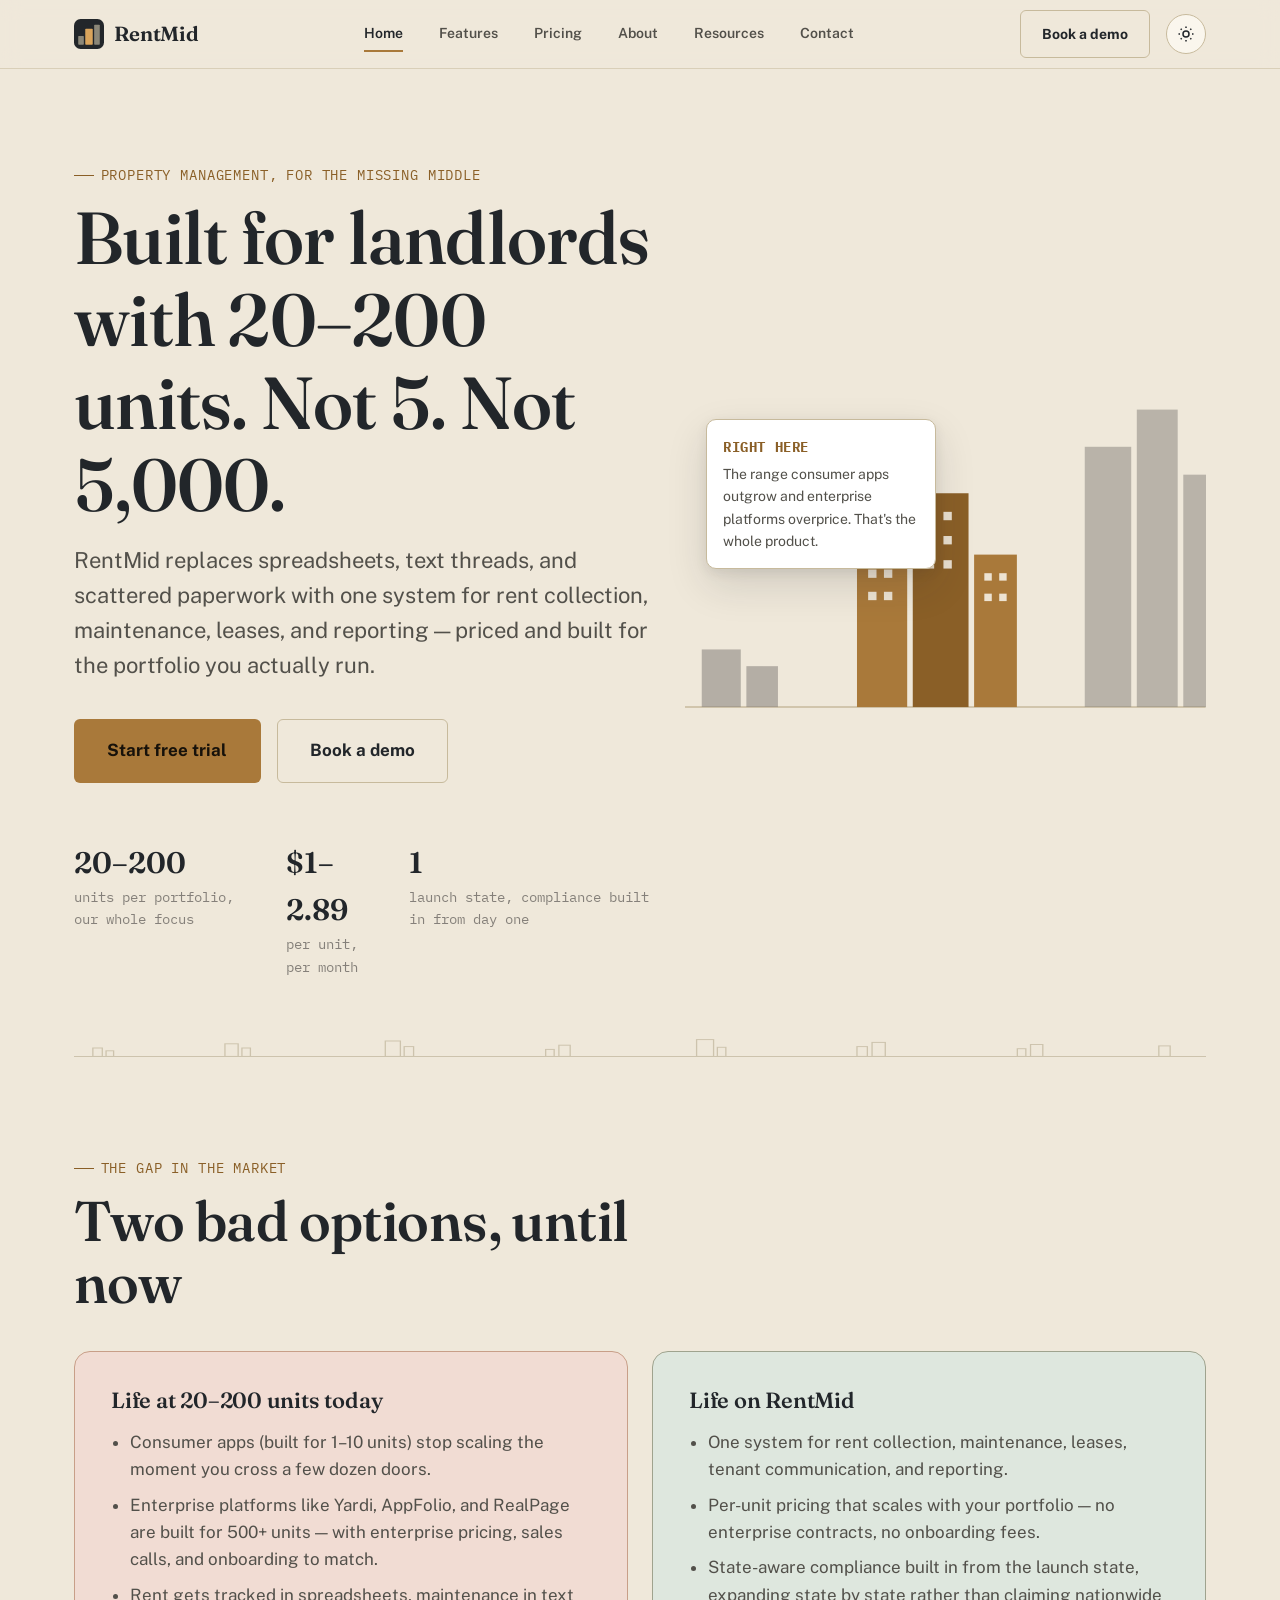
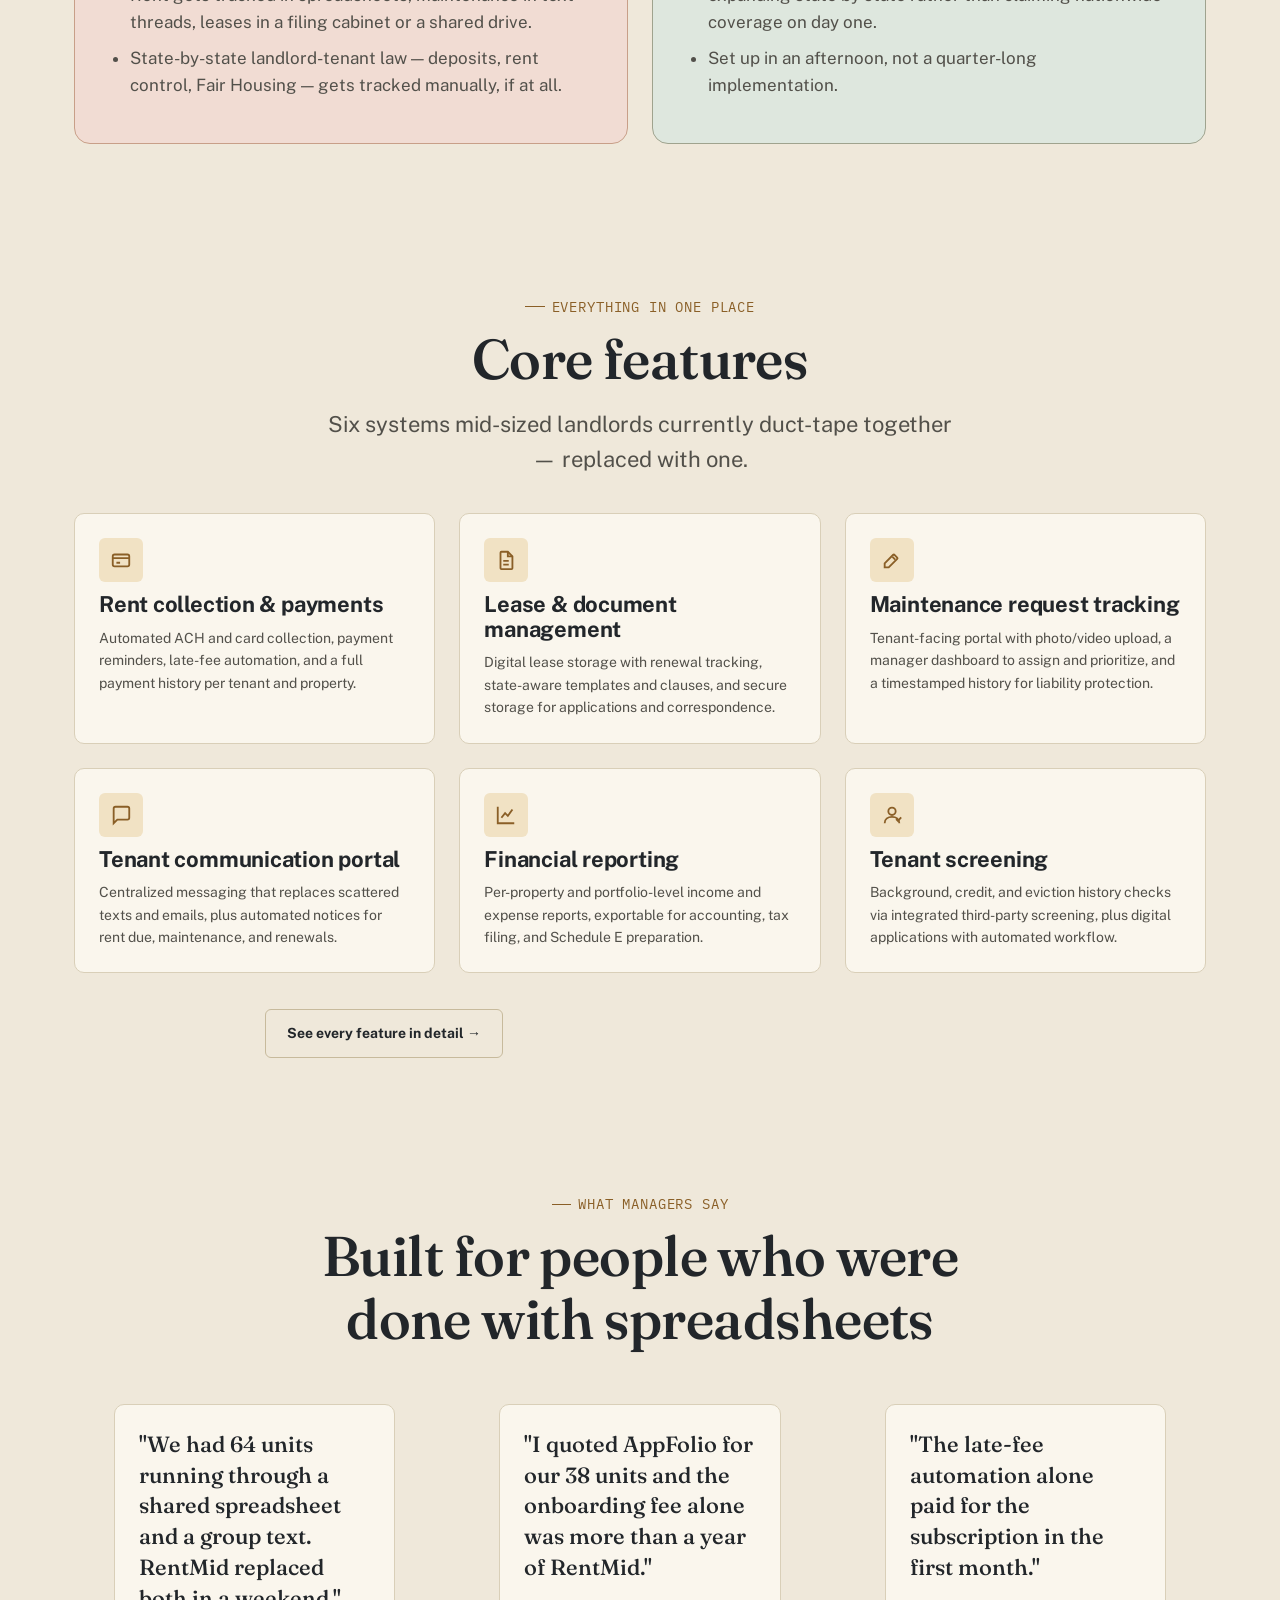
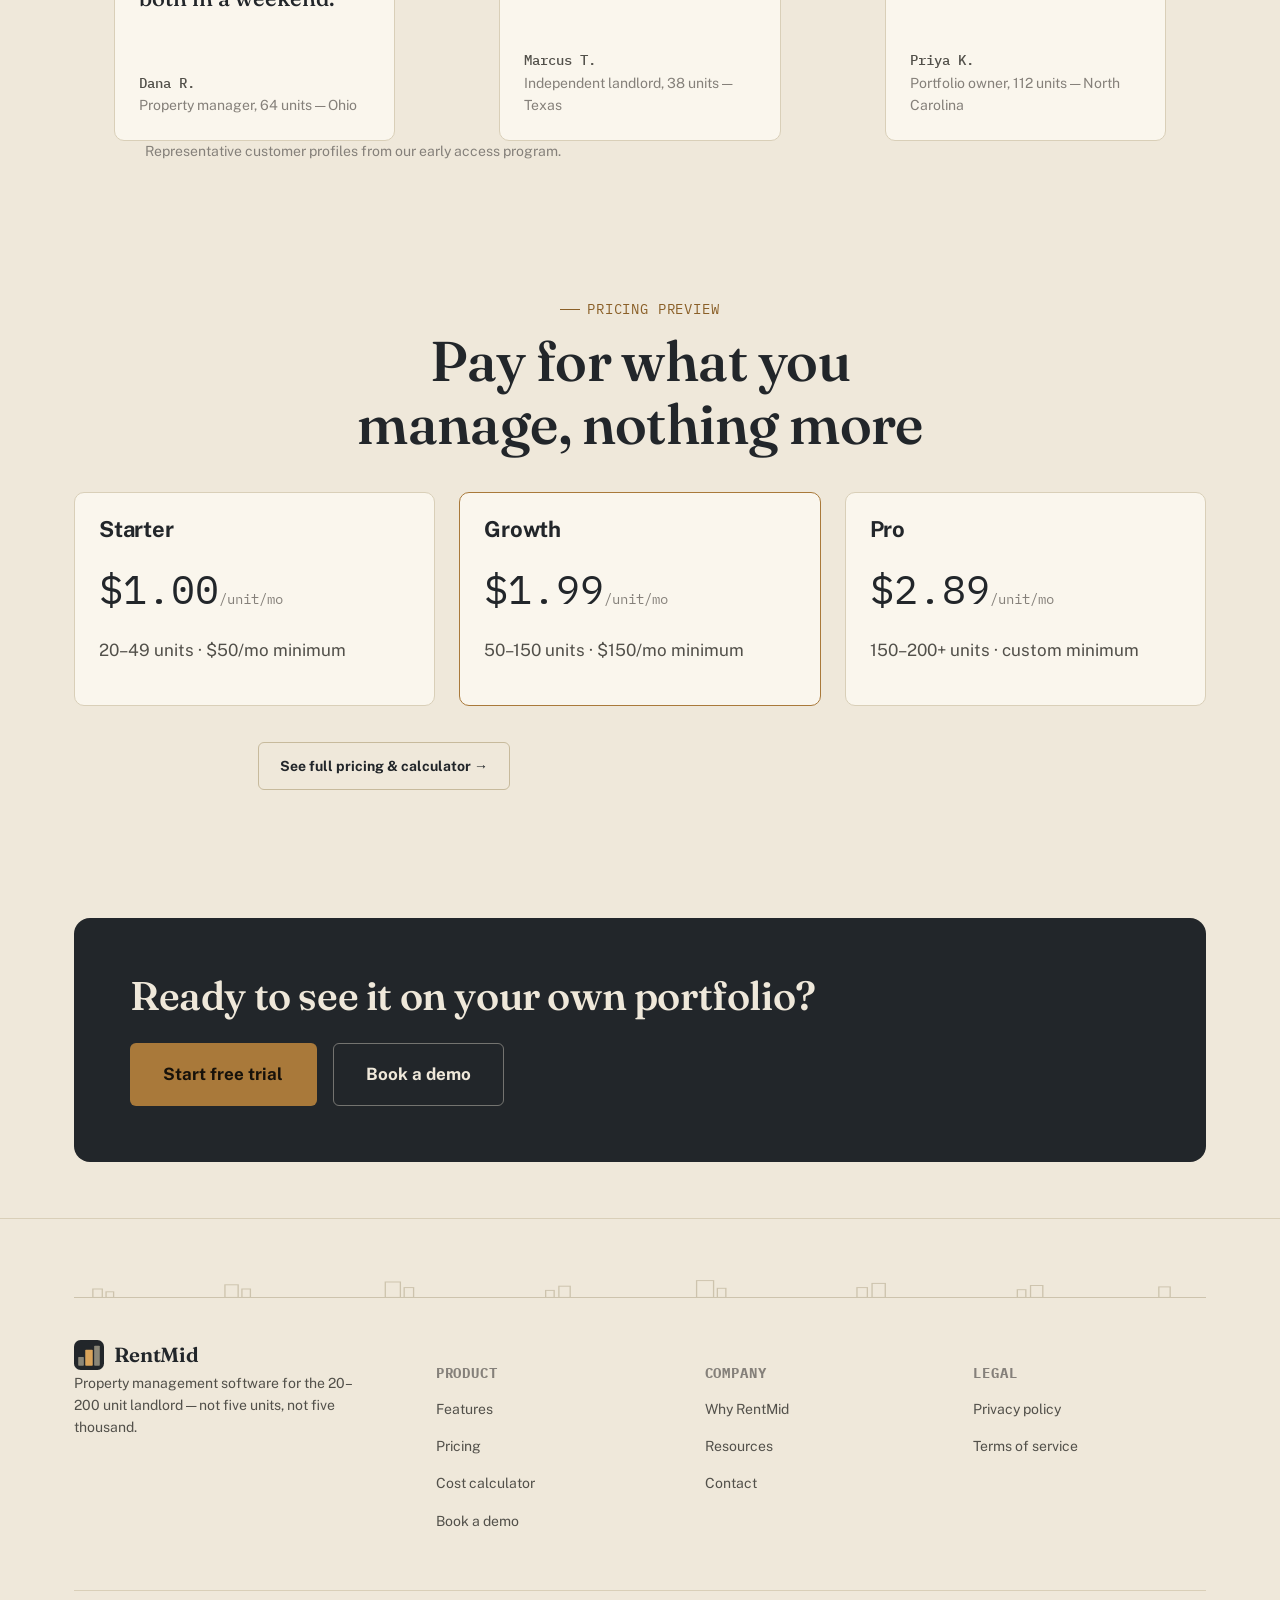
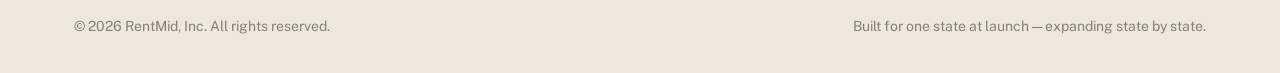
<file: index.html>
<!DOCTYPE html>
<html lang="en-US">
<head>
<meta charset="UTF-8">
<meta name="viewport" content="width=device-width, initial-scale=1">
<title>RentMid — Property Management Software for 20–200 Unit Landlords</title>
<meta name="description" content="RentMid is property management software built for landlords and PM companies with 20–200 units — rent collection, maintenance, leases, and state-aware compliance in one place.">
<meta name="robots" content="index,follow">
<link rel="canonical" href="https://www.rentmid.com/">
<meta name="theme-color" content="#EFE8DA" media="(prefers-color-scheme: light)">
<meta name="theme-color" content="#14181A" media="(prefers-color-scheme: dark)">

<meta property="og:type" content="website">
<meta property="og:site_name" content="RentMid">
<meta property="og:title" content="RentMid — Property Management Software for 20–200 Unit Landlords">
<meta property="og:description" content="RentMid is property management software built for landlords and PM companies with 20–200 units — rent collection, maintenance, leases, and state-aware compliance in one place.">
<meta property="og:url" content="https://www.rentmid.com/">
<meta property="og:image" content="https://www.rentmid.com/og-image.svg">
<meta name="twitter:card" content="summary_large_image">
<meta name="twitter:title" content="RentMid — Property Management Software for 20–200 Unit Landlords">
<meta name="twitter:description" content="RentMid is property management software built for landlords and PM companies with 20–200 units — rent collection, maintenance, leases, and state-aware compliance in one place.">

<link rel="icon" type="image/svg+xml" href="mark.svg">
<link rel="apple-touch-icon" href="mark.svg">

<link rel="preconnect" href="https://fonts.googleapis.com">
<link rel="preconnect" href="https://fonts.gstatic.com" crossorigin>
<link href="https://fonts.googleapis.com/css2?family=Fraunces:opsz,wght@9..144,400..700&family=Public+Sans:wght@400;500;600;700&family=IBM+Plex+Mono:wght@400;500&display=swap" rel="stylesheet">

<link rel="stylesheet" href="tokens.css">
<link rel="stylesheet" href="base.css">
<link rel="stylesheet" href="components.css">
<script type="application/ld+json">
{
  "@context": "https://schema.org",
  "@type": "SoftwareApplication",
  "name": "RentMid",
  "applicationCategory": "BusinessApplication",
  "operatingSystem": "Web",
  "description": "RentMid is property management software built for landlords and PM companies with 20–200 units — rent collection, maintenance, leases, and state-aware compliance in one place.",
  "url": "https://www.rentmid.com",
  "offers": {
    "@type": "AggregateOffer",
    "lowPrice": "1.00",
    "highPrice": "2.89",
    "priceCurrency": "USD",
    "offerCount": "4"
  }
}
</script>
</head>
<body>
<a class="skip-link" href="#main">Skip to content</a>
<header class="site-header">
  <div class="container nav">
    <a class="brand" href="index.html" aria-label="RentMid home">
      <svg viewBox="0 0 64 64" xmlns="http://www.w3.org/2000/svg" aria-hidden="true">
        <rect width="64" height="64" rx="14" fill="#22262A"/>
        <rect x="9" y="36" width="12" height="19" rx="1.5" fill="#8B8778"/>
        <rect x="24" y="21" width="16" height="34" rx="1.5" fill="#D9A45B"/>
        <rect x="43" y="12" width="12" height="43" rx="1.5" fill="#8B8778"/>
      </svg>
      <span class="brand-word">RentMid</span>
    </a>

    <nav class="nav-links" aria-label="Primary">
      <a href="index.html">Home</a>
      <a href="features.html">Features</a>
      <a href="pricing.html">Pricing</a>
      <a href="about.html">About</a>
      <a href="blog.html">Resources</a>
      <a href="contact.html">Contact</a>
    </nav>

    <div class="nav-right">
      <a href="contact.html" class="btn btn-secondary nav-cta">Book a demo</a>
      <button class="theme-toggle" type="button" aria-pressed="false" aria-label="Toggle dark mode">
        <svg class="icon-sun" viewBox="0 0 24 24" fill="none" stroke="currentColor" stroke-width="2" aria-hidden="true"><circle cx="12" cy="12" r="4"/><path d="M12 2v2M12 20v2M4.9 4.9l1.4 1.4M17.7 17.7l1.4 1.4M2 12h2M20 12h2M4.9 19.1l1.4-1.4M17.7 6.3l1.4-1.4"/></svg>
        <svg class="icon-moon" viewBox="0 0 24 24" fill="none" stroke="currentColor" stroke-width="2" aria-hidden="true"><path d="M21 12.8A9 9 0 1 1 11.2 3 7 7 0 0 0 21 12.8Z"/></svg>
      </button>
      <button class="nav-toggle" type="button" aria-label="Toggle menu" aria-expanded="false">
        <svg viewBox="0 0 24 24" fill="none" stroke="currentColor" stroke-width="2" aria-hidden="true"><line x1="3" y1="6" x2="21" y2="6"/><line x1="3" y1="12" x2="21" y2="12"/><line x1="3" y1="18" x2="21" y2="18"/></svg>
      </button>
    </div>
  </div>
  <div class="container">
    <nav class="mobile-menu" aria-label="Mobile">
      <a href="index.html">Home</a>
      <a href="features.html">Features</a>
      <a href="pricing.html">Pricing</a>
      <a href="about.html">About</a>
      <a href="blog.html">Resources</a>
      <a href="contact.html">Contact</a>
    </nav>
  </div>
</header>

<main id="main">
<section class="container hero">
  <div class="reveal is-visible">
    <span class="eyebrow">Property management, for the missing middle</span>
    <h1>Built for landlords with 20–200 units. Not 5. Not 5,000.</h1>
    <p class="lede">RentMid replaces spreadsheets, text threads, and scattered paperwork with one system for rent collection, maintenance, leases, and reporting — priced and built for the portfolio you actually run.</p>
    <div class="hero-cta">
      <a href="contact.html" class="btn btn-primary btn-lg">Start free trial</a>
      <a href="contact.html" class="btn btn-secondary btn-lg">Book a demo</a>
    </div>
    <div class="hero-proof">
      <div><strong>20–200</strong>units per portfolio, our whole focus</div>
      <div><strong>$1–2.89</strong>per unit, per month</div>
      <div><strong>1</strong>launch state, compliance built in from day one</div>
    </div>
  </div>

  <div class="skyline-art reveal">
    <svg viewBox="0 0 560 380" xmlns="http://www.w3.org/2000/svg" role="img" aria-labelledby="heroSkylineTitle">
      <title id="heroSkylineTitle">Illustration of three building scales: small consumer-scale buildings, a highlighted mid-size cluster representing 20 to 200 units, and tall enterprise towers cropped at the edge</title>
      <line x1="0" y1="340" x2="560" y2="340" stroke="var(--line-strong)" stroke-width="1.5"/>

      <!-- small cluster: consumer apps -->
      <g opacity="0.55">
        <rect x="18" y="278" width="42" height="62" fill="var(--ink-faint)"/>
        <rect x="66" y="296" width="34" height="44" fill="var(--ink-faint)"/>
      </g>

      <!-- middle cluster: RentMid's world -->
      <g>
        <rect x="185" y="150" width="54" height="190" fill="var(--brass)"/>
        <rect x="245" y="110" width="60" height="230" fill="var(--brass-deep)"/>
        <rect x="311" y="176" width="46" height="164" fill="var(--brass)"/>
        <g fill="var(--surface)" opacity="0.85">
          <rect x="197" y="168" width="9" height="9"/><rect x="214" y="168" width="9" height="9"/>
          <rect x="197" y="192" width="9" height="9"/><rect x="214" y="192" width="9" height="9"/>
          <rect x="197" y="216" width="9" height="9"/><rect x="214" y="216" width="9" height="9"/>
          <rect x="259" y="130" width="9" height="9"/><rect x="278" y="130" width="9" height="9"/>
          <rect x="259" y="156" width="9" height="9"/><rect x="278" y="156" width="9" height="9"/>
          <rect x="259" y="182" width="9" height="9"/><rect x="278" y="182" width="9" height="9"/>
          <rect x="322" y="196" width="8" height="8"/><rect x="338" y="196" width="8" height="8"/>
          <rect x="322" y="218" width="8" height="8"/><rect x="338" y="218" width="8" height="8"/>
        </g>
      </g>

      <!-- large cluster: enterprise platforms, cropped -->
      <g opacity="0.5">
        <rect x="430" y="60" width="50" height="280" fill="var(--ink-faint)"/>
        <rect x="486" y="20" width="44" height="320" fill="var(--ink-faint)"/>
        <rect x="536" y="90" width="40" height="250" fill="var(--ink-faint)"/>
      </g>
    </svg>
    <div class="gap-callout" style="top: 8%; left: 4%;">
      <strong style="font-family: var(--font-mono); font-size: var(--step--1); color: var(--brass-deep); text-transform: uppercase; letter-spacing:.04em;">Right here</strong>
      <p style="margin: .3em 0 0; font-size: var(--step--1);">The range consumer apps outgrow and enterprise platforms overprice. That's the whole product.</p>
    </div>
  </div>
</section>

<img class="skyline-rule container" src="skyline-rule.svg" alt="">

<section class="container section">
  <div class="section-head reveal">
    <span class="eyebrow">The gap in the market</span>
    <h2>Two bad options, until now</h2>
  </div>
  <div class="split-compare">
    <div class="compare-col is-problem reveal">
      <h3>Life at 20–200 units today</h3>
      <ul>
        <li>Consumer apps (built for 1–10 units) stop scaling the moment you cross a few dozen doors.</li>
        <li>Enterprise platforms like Yardi, AppFolio, and RealPage are built for 500+ units — with enterprise pricing, sales calls, and onboarding to match.</li>
        <li>Rent gets tracked in spreadsheets, maintenance in text threads, leases in a filing cabinet or a shared drive.</li>
        <li>State-by-state landlord-tenant law — deposits, rent control, Fair Housing — gets tracked manually, if at all.</li>
      </ul>
    </div>
    <div class="compare-col is-solution reveal">
      <h3>Life on RentMid</h3>
      <ul>
        <li>One system for rent collection, maintenance, leases, tenant communication, and reporting.</li>
        <li>Per-unit pricing that scales with your portfolio — no enterprise contracts, no onboarding fees.</li>
        <li>State-aware compliance built in from the launch state, expanding state by state rather than claiming nationwide coverage on day one.</li>
        <li>Set up in an afternoon, not a quarter-long implementation.</li>
      </ul>
    </div>
  </div>
</section>

<section class="container section section--tight">
  <div class="section-head center reveal">
    <span class="eyebrow">Everything in one place</span>
    <h2>Core features</h2>
    <p class="lede" style="margin-inline:auto;">Six systems mid-sized landlords currently duct-tape together — replaced with one.</p>
  </div>
  <div class="grid grid-3">
    <div class="card feature-card reveal">
      <div class="feature-icon"><svg viewBox="0 0 24 24" fill="none" stroke="currentColor" stroke-width="2"><rect x="3" y="6" width="18" height="13" rx="2"/><path d="M3 10h18M7 15h4"/></svg></div>
      <h4>Rent collection & payments</h4>
      <p>Automated ACH and card collection, payment reminders, late-fee automation, and a full payment history per tenant and property.</p>
    </div>
    <div class="card feature-card reveal">
      <div class="feature-icon"><svg viewBox="0 0 24 24" fill="none" stroke="currentColor" stroke-width="2"><path d="M7 3h7l5 5v13a1 1 0 0 1-1 1H7a1 1 0 0 1-1-1V4a1 1 0 0 1 1-1Z"/><path d="M14 3v5h5M9 13h6M9 17h6"/></svg></div>
      <h4>Lease & document management</h4>
      <p>Digital lease storage with renewal tracking, state-aware templates and clauses, and secure storage for applications and correspondence.</p>
    </div>
    <div class="card feature-card reveal">
      <div class="feature-icon"><svg viewBox="0 0 24 24" fill="none" stroke="currentColor" stroke-width="2"><path d="M14.7 6.3a1 1 0 0 0-1.4 0L4 15.6V20h4.4l9.3-9.3a1 1 0 0 0 0-1.4Z"/><path d="M12.5 8.5l3 3"/></svg></div>
      <h4>Maintenance request tracking</h4>
      <p>Tenant-facing portal with photo/video upload, a manager dashboard to assign and prioritize, and a timestamped history for liability protection.</p>
    </div>
    <div class="card feature-card reveal">
      <div class="feature-icon"><svg viewBox="0 0 24 24" fill="none" stroke="currentColor" stroke-width="2"><path d="M21 15a2 2 0 0 1-2 2H8l-4 4V5a2 2 0 0 1 2-2h13a2 2 0 0 1 2 2Z"/></svg></div>
      <h4>Tenant communication portal</h4>
      <p>Centralized messaging that replaces scattered texts and emails, plus automated notices for rent due, maintenance, and renewals.</p>
    </div>
    <div class="card feature-card reveal">
      <div class="feature-icon"><svg viewBox="0 0 24 24" fill="none" stroke="currentColor" stroke-width="2"><path d="M3 3v18h18"/><path d="M7 15l4-5 3 3 5-7"/></svg></div>
      <h4>Financial reporting</h4>
      <p>Per-property and portfolio-level income and expense reports, exportable for accounting, tax filing, and Schedule E preparation.</p>
    </div>
    <div class="card feature-card reveal">
      <div class="feature-icon"><svg viewBox="0 0 24 24" fill="none" stroke="currentColor" stroke-width="2"><circle cx="12" cy="8" r="4"/><path d="M4 21c0-4.4 3.6-7 8-7s8 2.6 8 7"/><path d="m16.5 16.5 2 2 3.5-4"/></svg></div>
      <h4>Tenant screening</h4>
      <p>Background, credit, and eviction history checks via integrated third-party screening, plus digital applications with automated workflow.</p>
    </div>
  </div>
  <p style="text-align:center; margin-top: var(--space-5);"><a href="features.html" class="btn btn-secondary">See every feature in detail →</a></p>
</section>

<section class="container section section--tight">
  <div class="section-head center reveal">
    <span class="eyebrow">What managers say</span>
    <h2>Built for people who were done with spreadsheets</h2>
  </div>
  <div class="grid grid-3">
    <figure class="card testimonial reveal">
      <blockquote>"We had 64 units running through a shared spreadsheet and a group text. RentMid replaced both in a weekend."</blockquote>
      <figcaption><strong>Dana R.</strong>Property manager, 64 units — Ohio</figcaption>
    </figure>
    <figure class="card testimonial reveal">
      <blockquote>"I quoted AppFolio for our 38 units and the onboarding fee alone was more than a year of RentMid."</blockquote>
      <figcaption><strong>Marcus T.</strong>Independent landlord, 38 units — Texas</figcaption>
    </figure>
    <figure class="card testimonial reveal">
      <blockquote>"The late-fee automation alone paid for the subscription in the first month."</blockquote>
      <figcaption><strong>Priya K.</strong>Portfolio owner, 112 units — North Carolina</figcaption>
    </figure>
  </div>
  <p class="field-hint" style="text-align:center; margin-top: var(--space-3);">Representative customer profiles from our early access program.</p>
</section>

<section class="container section section--tight">
  <div class="section-head center reveal">
    <span class="eyebrow">Pricing preview</span>
    <h2>Pay for what you manage, nothing more</h2>
  </div>
  <div class="grid grid-3">
    <div class="card reveal">
      <h4>Starter</h4>
      <p class="price-amount">$1.00<span>/unit/mo</span></p>
      <p>20–49 units · $50/mo minimum</p>
    </div>
    <div class="card reveal" style="border-color: var(--brass);">
      <h4>Growth</h4>
      <p class="price-amount">$1.99<span>/unit/mo</span></p>
      <p>50–150 units · $150/mo minimum</p>
    </div>
    <div class="card reveal">
      <h4>Pro</h4>
      <p class="price-amount">$2.89<span>/unit/mo</span></p>
      <p>150–200+ units · custom minimum</p>
    </div>
  </div>
  <p style="text-align:center; margin-top: var(--space-5);"><a href="pricing.html" class="btn btn-secondary">See full pricing & calculator →</a></p>
</section>

<section class="container section--tight">
  <div class="cta-band reveal">
    <h2>Ready to see it on your own portfolio?</h2>
    <div class="hero-cta" style="margin-top:0;">
      <a href="contact.html" class="btn btn-primary btn-lg">Start free trial</a>
      <a href="contact.html" class="btn btn-secondary btn-lg">Book a demo</a>
    </div>
  </div>
</section>

</main>
<footer class="site-footer">
  <div class="container">
    <img class="skyline-rule" src="skyline-rule.svg" alt="" style="margin-bottom: var(--space-5);">
    <div class="footer-grid">
      <div class="footer-brand">
        <a class="brand" href="index.html" aria-label="RentMid home">
          <svg viewBox="0 0 64 64" width="28" height="28" xmlns="http://www.w3.org/2000/svg" aria-hidden="true">
            <rect width="64" height="64" rx="14" fill="#22262A"/>
            <rect x="9" y="36" width="12" height="19" rx="1.5" fill="#8B8778"/>
            <rect x="24" y="21" width="16" height="34" rx="1.5" fill="#D9A45B"/>
            <rect x="43" y="12" width="12" height="43" rx="1.5" fill="#8B8778"/>
          </svg>
          <span class="brand-word">RentMid</span>
        </a>
        <p>Property management software for the 20–200 unit landlord — not five units, not five thousand.</p>
      </div>
      <div class="footer-col">
        <h5>Product</h5>
        <ul>
          <li><a href="features.html">Features</a></li>
          <li><a href="pricing.html">Pricing</a></li>
          <li><a href="pricing.html#calculator">Cost calculator</a></li>
          <li><a href="contact.html">Book a demo</a></li>
        </ul>
      </div>
      <div class="footer-col">
        <h5>Company</h5>
        <ul>
          <li><a href="about.html">Why RentMid</a></li>
          <li><a href="blog.html">Resources</a></li>
          <li><a href="contact.html">Contact</a></li>
        </ul>
      </div>
      <div class="footer-col">
        <h5>Legal</h5>
        <ul>
          <li><a href="privacy.html">Privacy policy</a></li>
          <li><a href="terms.html">Terms of service</a></li>
        </ul>
      </div>
    </div>
    <div class="footer-bottom">
      <span>© 2026 RentMid, Inc. All rights reserved.</span>
      <span>Built for one state at launch — expanding state by state.</span>
    </div>
  </div>
</footer>
<script src="main.js"></script>

</body>
</html>
</file>
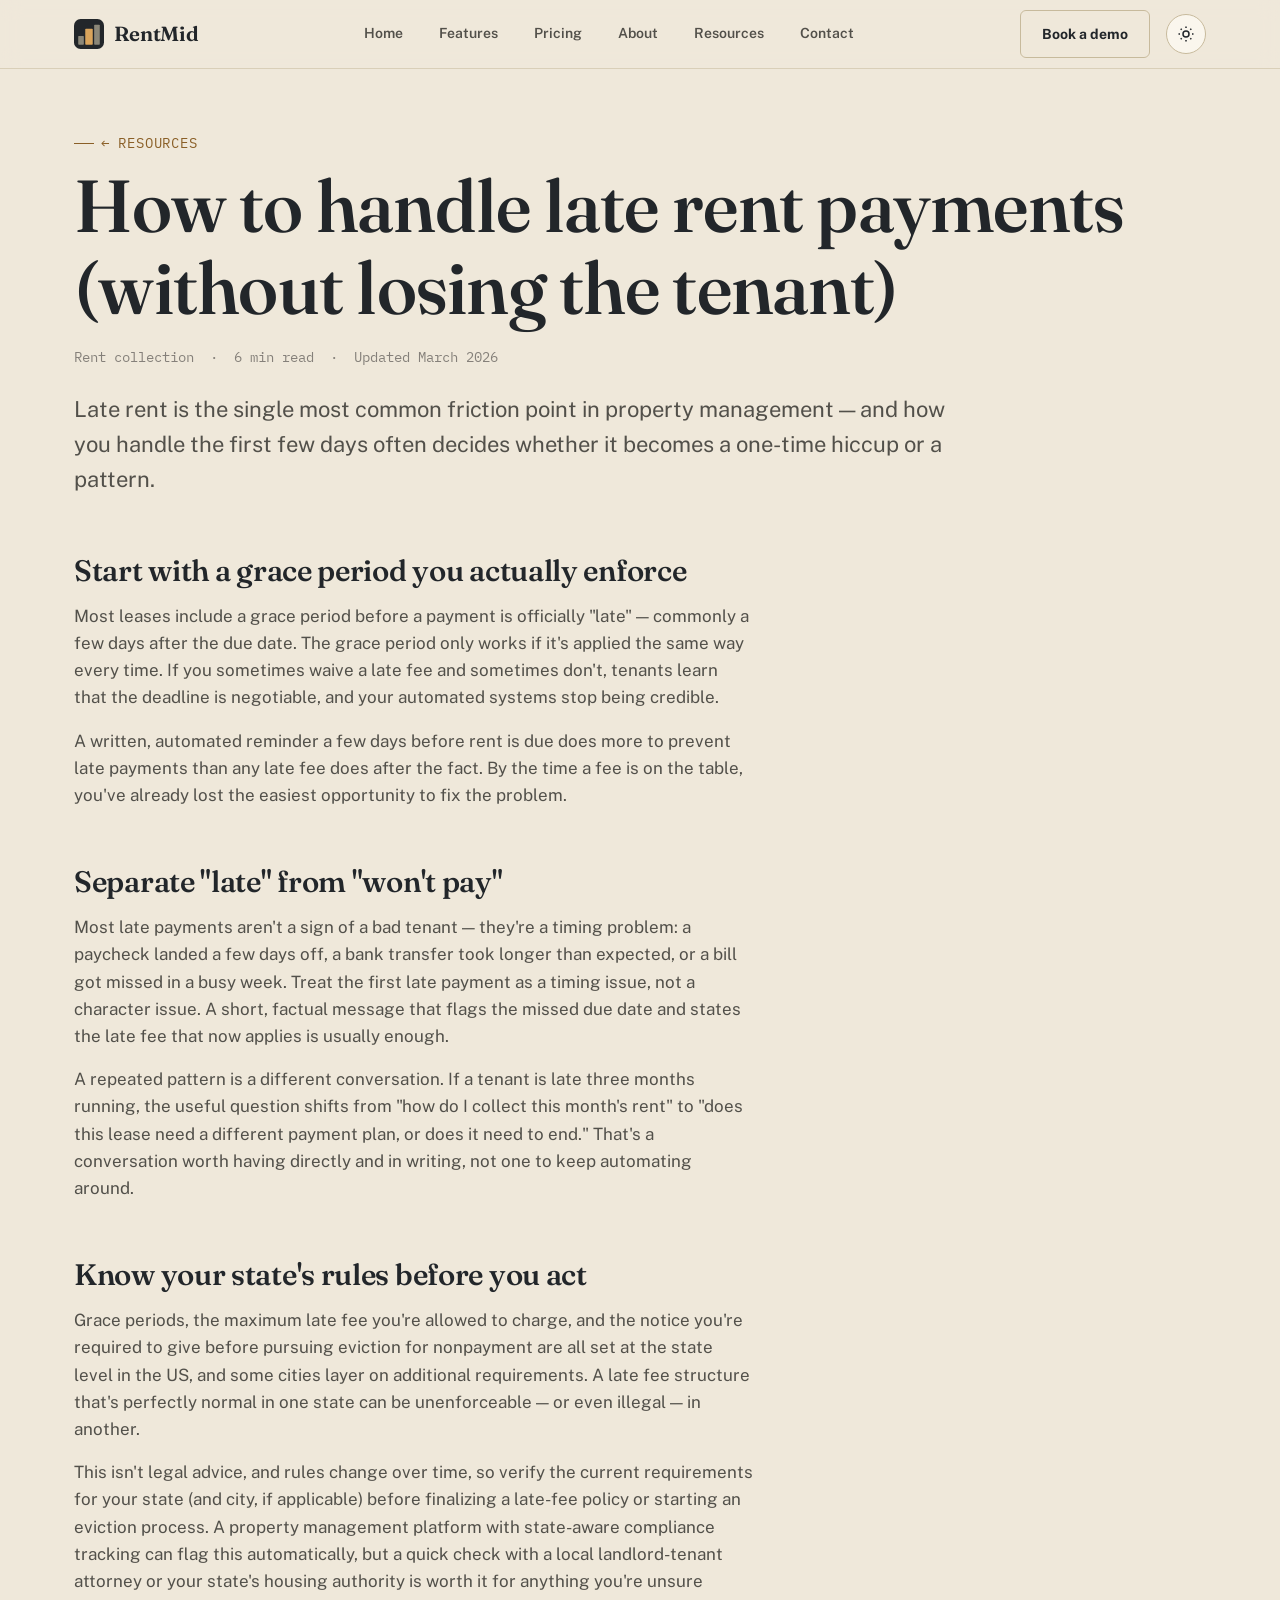
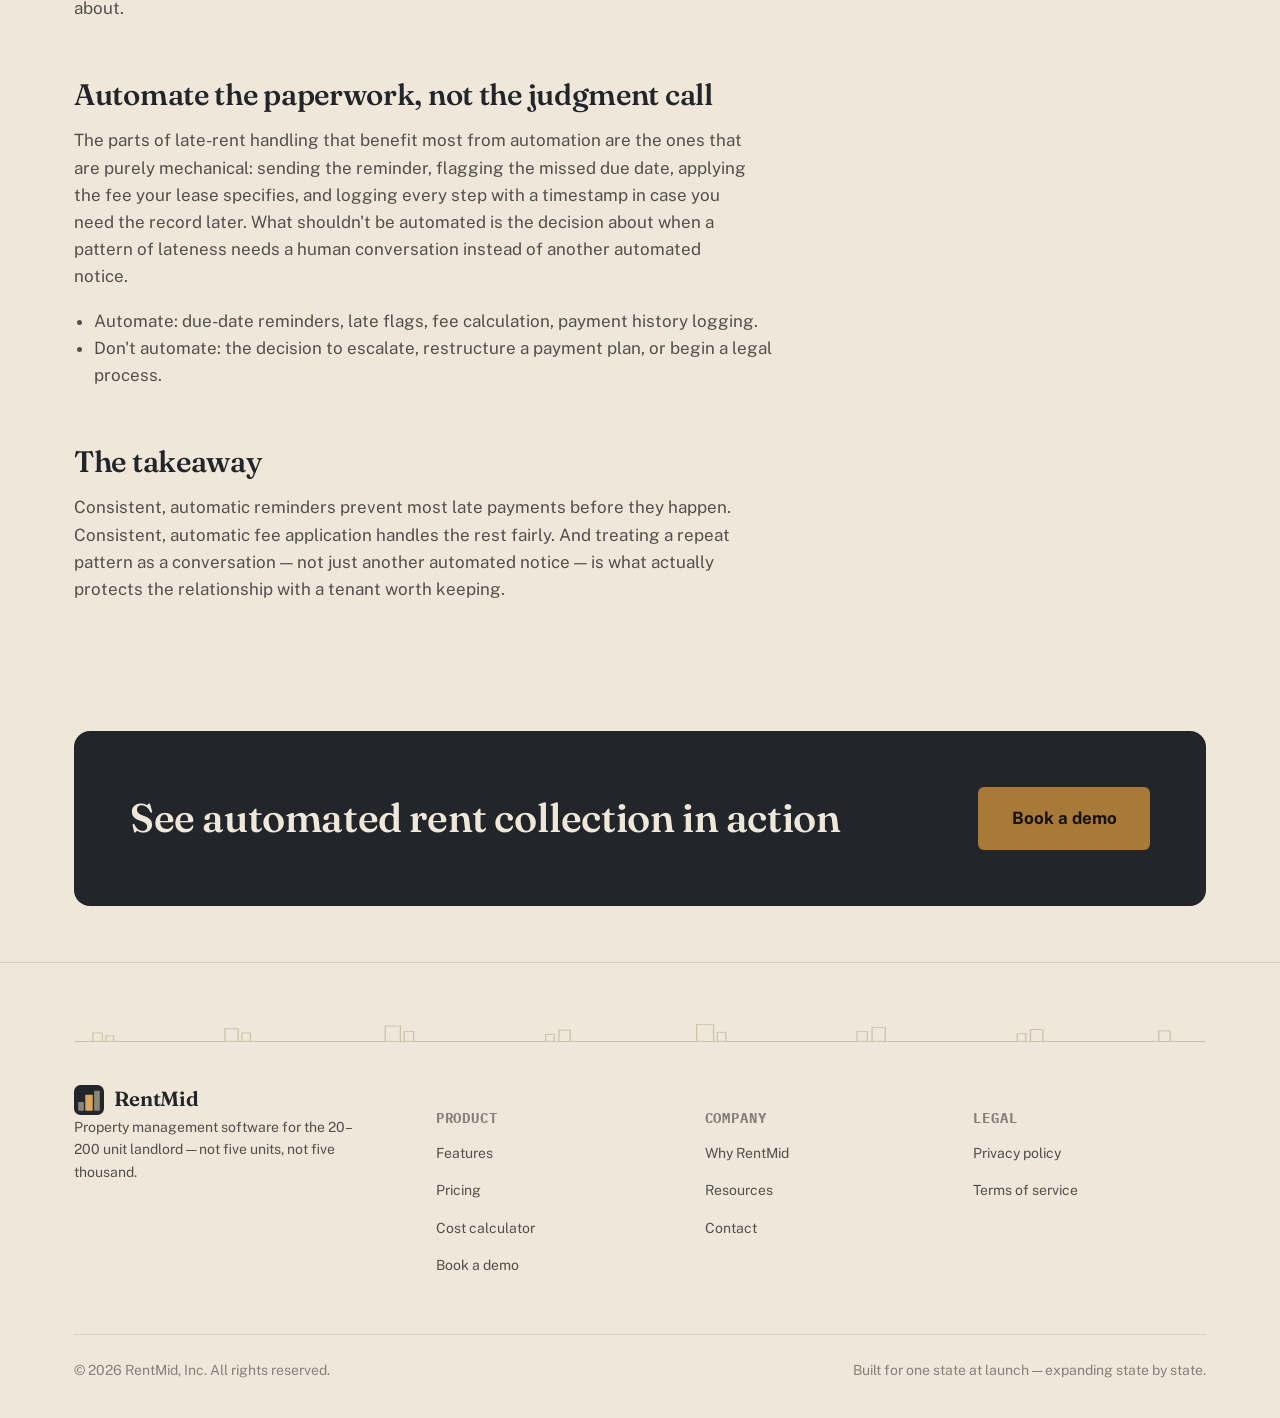
<file: blog-late-rent-payments.html>
<!DOCTYPE html>
<html lang="en-US">
<head>
<meta charset="UTF-8">
<meta name="viewport" content="width=device-width, initial-scale=1">
<title>How to Handle Late Rent Payments (Without Losing the Tenant) | RentMid</title>
<meta name="description" content="A practical, state-law-aware framework for handling late rent: grace periods, late fee limits, notice requirements, and when to escalate.">
<meta name="robots" content="index,follow">
<link rel="canonical" href="https://www.rentmid.com/blog-late-rent-payments.html">
<meta name="theme-color" content="#EFE8DA" media="(prefers-color-scheme: light)">
<meta name="theme-color" content="#14181A" media="(prefers-color-scheme: dark)">

<meta property="og:type" content="website">
<meta property="og:site_name" content="RentMid">
<meta property="og:title" content="How to Handle Late Rent Payments (Without Losing the Tenant) | RentMid">
<meta property="og:description" content="A practical, state-law-aware framework for handling late rent: grace periods, late fee limits, notice requirements, and when to escalate.">
<meta property="og:url" content="https://www.rentmid.com/blog-late-rent-payments.html">
<meta property="og:image" content="https://www.rentmid.com/og-image.svg">
<meta name="twitter:card" content="summary_large_image">
<meta name="twitter:title" content="How to Handle Late Rent Payments (Without Losing the Tenant) | RentMid">
<meta name="twitter:description" content="A practical, state-law-aware framework for handling late rent: grace periods, late fee limits, notice requirements, and when to escalate.">

<link rel="icon" type="image/svg+xml" href="mark.svg">
<link rel="apple-touch-icon" href="mark.svg">

<link rel="preconnect" href="https://fonts.googleapis.com">
<link rel="preconnect" href="https://fonts.gstatic.com" crossorigin>
<link href="https://fonts.googleapis.com/css2?family=Fraunces:opsz,wght@9..144,400..700&family=Public+Sans:wght@400;500;600;700&family=IBM+Plex+Mono:wght@400;500&display=swap" rel="stylesheet">

<link rel="stylesheet" href="tokens.css">
<link rel="stylesheet" href="base.css">
<link rel="stylesheet" href="components.css">
<script type="application/ld+json">
{
  "@context": "https://schema.org",
  "@type": "Article",
  "headline": "How to Handle Late Rent Payments (Without Losing the Tenant)",
  "description": "A practical, state-law-aware framework for handling late rent: grace periods, late fee limits, notice requirements, and when to escalate.",
  "datePublished": "2026-03-04",
  "dateModified": "2026-03-04",
  "author": {
    "@type": "Organization",
    "name": "RentMid"
  },
  "publisher": {
    "@type": "Organization",
    "name": "RentMid"
  }
}
</script>
</head>
<body>
<a class="skip-link" href="#main">Skip to content</a>
<header class="site-header">
  <div class="container nav">
    <a class="brand" href="index.html" aria-label="RentMid home">
      <svg viewBox="0 0 64 64" xmlns="http://www.w3.org/2000/svg" aria-hidden="true">
        <rect width="64" height="64" rx="14" fill="#22262A"/>
        <rect x="9" y="36" width="12" height="19" rx="1.5" fill="#8B8778"/>
        <rect x="24" y="21" width="16" height="34" rx="1.5" fill="#D9A45B"/>
        <rect x="43" y="12" width="12" height="43" rx="1.5" fill="#8B8778"/>
      </svg>
      <span class="brand-word">RentMid</span>
    </a>

    <nav class="nav-links" aria-label="Primary">
      <a href="index.html">Home</a>
      <a href="features.html">Features</a>
      <a href="pricing.html">Pricing</a>
      <a href="about.html">About</a>
      <a href="blog.html">Resources</a>
      <a href="contact.html">Contact</a>
    </nav>

    <div class="nav-right">
      <a href="contact.html" class="btn btn-secondary nav-cta">Book a demo</a>
      <button class="theme-toggle" type="button" aria-pressed="false" aria-label="Toggle dark mode">
        <svg class="icon-sun" viewBox="0 0 24 24" fill="none" stroke="currentColor" stroke-width="2" aria-hidden="true"><circle cx="12" cy="12" r="4"/><path d="M12 2v2M12 20v2M4.9 4.9l1.4 1.4M17.7 17.7l1.4 1.4M2 12h2M20 12h2M4.9 19.1l1.4-1.4M17.7 6.3l1.4-1.4"/></svg>
        <svg class="icon-moon" viewBox="0 0 24 24" fill="none" stroke="currentColor" stroke-width="2" aria-hidden="true"><path d="M21 12.8A9 9 0 1 1 11.2 3 7 7 0 0 0 21 12.8Z"/></svg>
      </button>
      <button class="nav-toggle" type="button" aria-label="Toggle menu" aria-expanded="false">
        <svg viewBox="0 0 24 24" fill="none" stroke="currentColor" stroke-width="2" aria-hidden="true"><line x1="3" y1="6" x2="21" y2="6"/><line x1="3" y1="12" x2="21" y2="12"/><line x1="3" y1="18" x2="21" y2="18"/></svg>
      </button>
    </div>
  </div>
  <div class="container">
    <nav class="mobile-menu" aria-label="Mobile">
      <a href="index.html">Home</a>
      <a href="features.html">Features</a>
      <a href="pricing.html">Pricing</a>
      <a href="about.html">About</a>
      <a href="blog.html">Resources</a>
      <a href="contact.html">Contact</a>
    </nav>
  </div>
</header>

<main id="main">
<article class="container section--tight article-body">
  <div class="reveal">
    <span class="eyebrow"><a href="blog.html" style="text-decoration:none;">← Resources</a></span>
    <h1>How to handle late rent payments (without losing the tenant)</h1>
    <div class="article-meta">
      <span>Rent collection</span><span>·</span><span>6 min read</span><span>·</span><span>Updated March 2026</span>
    </div>
    <p class="lede">Late rent is the single most common friction point in property management — and how you handle the first few days often decides whether it becomes a one-time hiccup or a pattern.</p>

    <h2>Start with a grace period you actually enforce</h2>
    <p>Most leases include a grace period before a payment is officially "late" — commonly a few days after the due date. The grace period only works if it's applied the same way every time. If you sometimes waive a late fee and sometimes don't, tenants learn that the deadline is negotiable, and your automated systems stop being credible.</p>
    <p>A written, automated reminder a few days before rent is due does more to prevent late payments than any late fee does after the fact. By the time a fee is on the table, you've already lost the easiest opportunity to fix the problem.</p>

    <h2>Separate "late" from "won't pay"</h2>
    <p>Most late payments aren't a sign of a bad tenant — they're a timing problem: a paycheck landed a few days off, a bank transfer took longer than expected, or a bill got missed in a busy week. Treat the first late payment as a timing issue, not a character issue. A short, factual message that flags the missed due date and states the late fee that now applies is usually enough.</p>
    <p>A repeated pattern is a different conversation. If a tenant is late three months running, the useful question shifts from "how do I collect this month's rent" to "does this lease need a different payment plan, or does it need to end." That's a conversation worth having directly and in writing, not one to keep automating around.</p>

    <h2>Know your state's rules before you act</h2>
    <p>Grace periods, the maximum late fee you're allowed to charge, and the notice you're required to give before pursuing eviction for nonpayment are all set at the state level in the US, and some cities layer on additional requirements. A late fee structure that's perfectly normal in one state can be unenforceable — or even illegal — in another.</p>
    <p>This isn't legal advice, and rules change over time, so verify the current requirements for your state (and city, if applicable) before finalizing a late-fee policy or starting an eviction process. A property management platform with state-aware compliance tracking can flag this automatically, but a quick check with a local landlord-tenant attorney or your state's housing authority is worth it for anything you're unsure about.</p>

    <h2>Automate the paperwork, not the judgment call</h2>
    <p>The parts of late-rent handling that benefit most from automation are the ones that are purely mechanical: sending the reminder, flagging the missed due date, applying the fee your lease specifies, and logging every step with a timestamp in case you need the record later. What shouldn't be automated is the decision about when a pattern of lateness needs a human conversation instead of another automated notice.</p>
    <ul>
      <li>Automate: due-date reminders, late flags, fee calculation, payment history logging.</li>
      <li>Don't automate: the decision to escalate, restructure a payment plan, or begin a legal process.</li>
    </ul>

    <h2>The takeaway</h2>
    <p>Consistent, automatic reminders prevent most late payments before they happen. Consistent, automatic fee application handles the rest fairly. And treating a repeat pattern as a conversation — not just another automated notice — is what actually protects the relationship with a tenant worth keeping.</p>
  </div>
</article>

<section class="container section--tight">
  <div class="cta-band reveal">
    <h2>See automated rent collection in action</h2>
    <div class="hero-cta" style="margin-top:0;">
      <a href="contact.html" class="btn btn-primary btn-lg">Book a demo</a>
    </div>
  </div>
</section>

</main>
<footer class="site-footer">
  <div class="container">
    <img class="skyline-rule" src="skyline-rule.svg" alt="" style="margin-bottom: var(--space-5);">
    <div class="footer-grid">
      <div class="footer-brand">
        <a class="brand" href="index.html" aria-label="RentMid home">
          <svg viewBox="0 0 64 64" width="28" height="28" xmlns="http://www.w3.org/2000/svg" aria-hidden="true">
            <rect width="64" height="64" rx="14" fill="#22262A"/>
            <rect x="9" y="36" width="12" height="19" rx="1.5" fill="#8B8778"/>
            <rect x="24" y="21" width="16" height="34" rx="1.5" fill="#D9A45B"/>
            <rect x="43" y="12" width="12" height="43" rx="1.5" fill="#8B8778"/>
          </svg>
          <span class="brand-word">RentMid</span>
        </a>
        <p>Property management software for the 20–200 unit landlord — not five units, not five thousand.</p>
      </div>
      <div class="footer-col">
        <h5>Product</h5>
        <ul>
          <li><a href="features.html">Features</a></li>
          <li><a href="pricing.html">Pricing</a></li>
          <li><a href="pricing.html#calculator">Cost calculator</a></li>
          <li><a href="contact.html">Book a demo</a></li>
        </ul>
      </div>
      <div class="footer-col">
        <h5>Company</h5>
        <ul>
          <li><a href="about.html">Why RentMid</a></li>
          <li><a href="blog.html">Resources</a></li>
          <li><a href="contact.html">Contact</a></li>
        </ul>
      </div>
      <div class="footer-col">
        <h5>Legal</h5>
        <ul>
          <li><a href="privacy.html">Privacy policy</a></li>
          <li><a href="terms.html">Terms of service</a></li>
        </ul>
      </div>
    </div>
    <div class="footer-bottom">
      <span>© 2026 RentMid, Inc. All rights reserved.</span>
      <span>Built for one state at launch — expanding state by state.</span>
    </div>
  </div>
</footer>
<script src="main.js"></script>

</body>
</html>
</file>
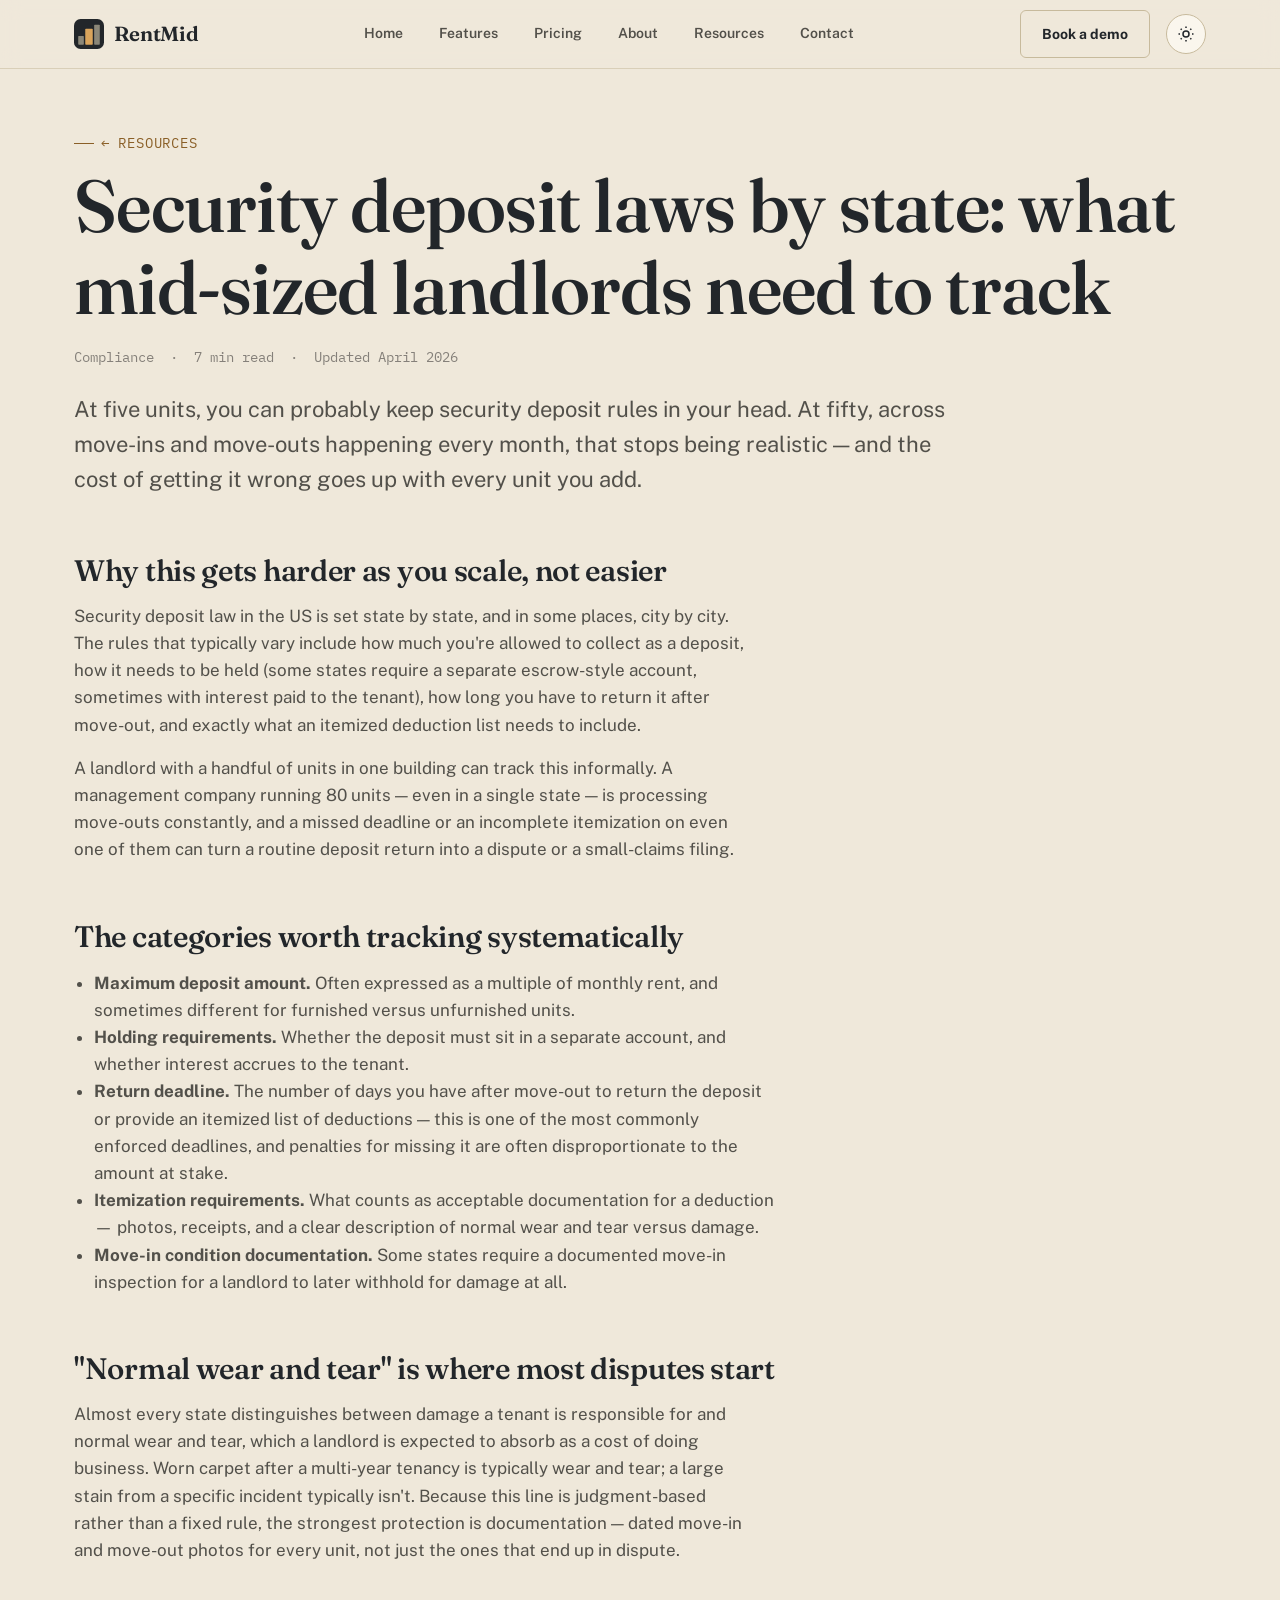
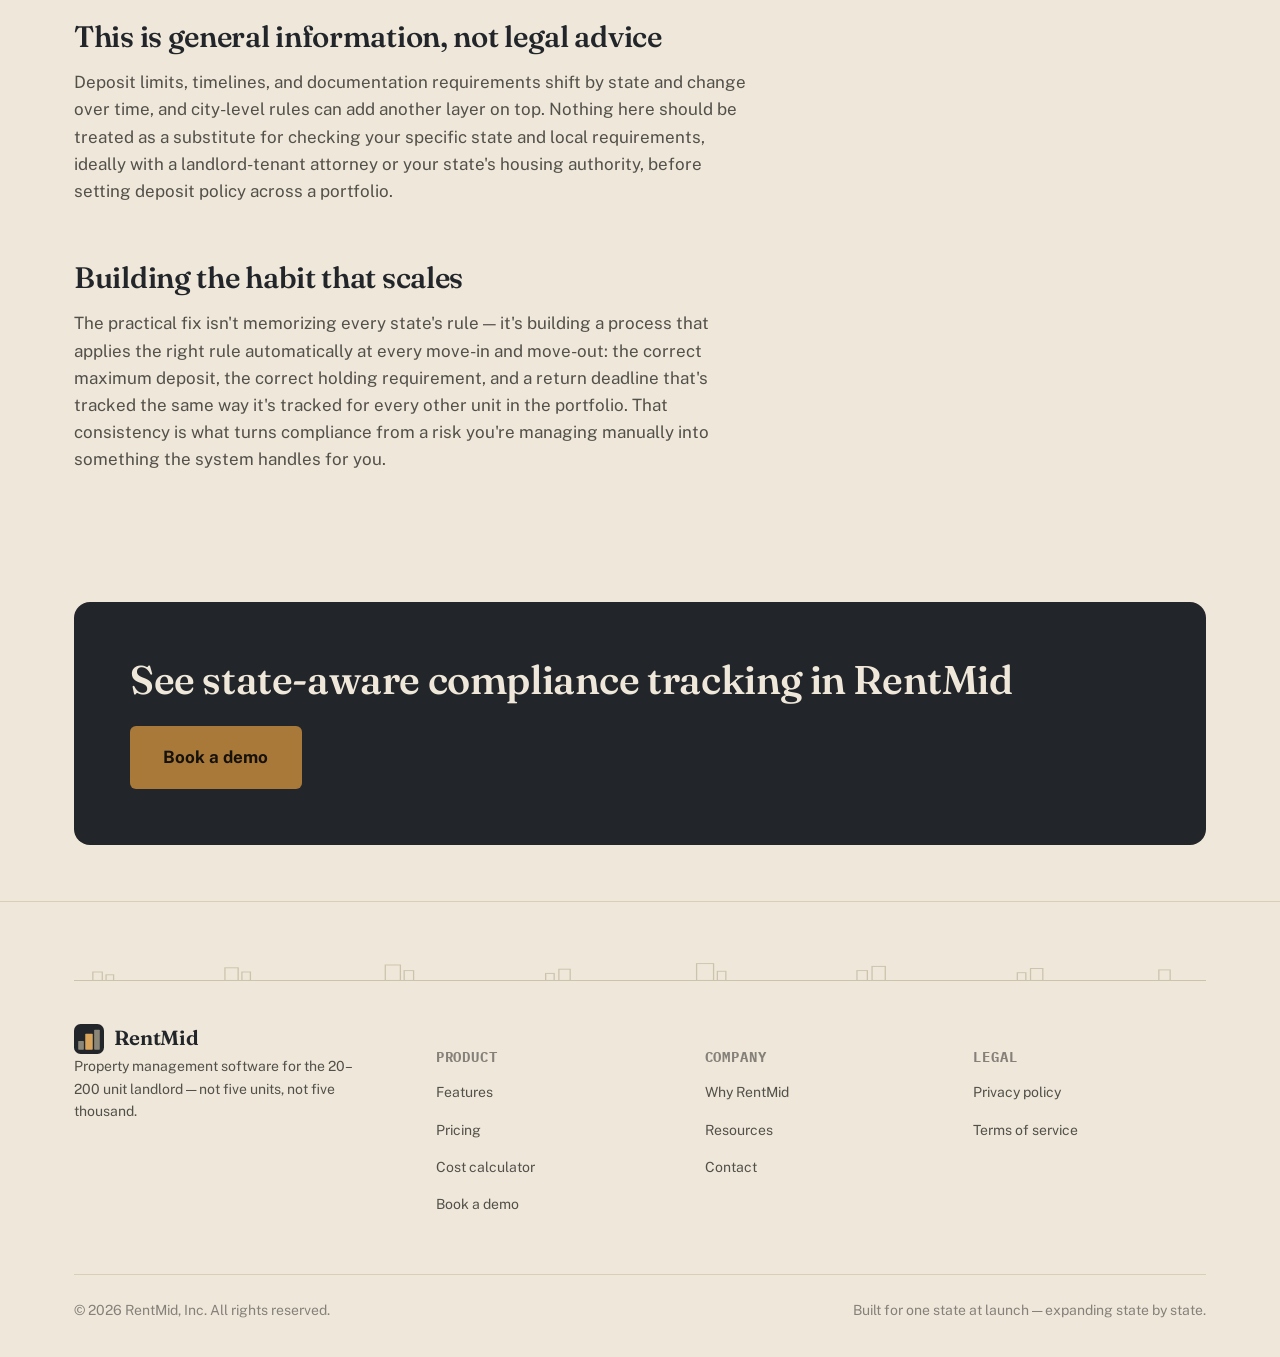
<file: blog-security-deposit-laws.html>
<!DOCTYPE html>
<html lang="en-US">
<head>
<meta charset="UTF-8">
<meta name="viewport" content="width=device-width, initial-scale=1">
<title>Security Deposit Laws by State: What Mid-Sized Landlords Need to Track | RentMid</title>
<meta name="description" content="Deposit limits, itemization rules, and return deadlines vary widely by state. Here's what to track and how to stay compliant as you scale past a handful of units.">
<meta name="robots" content="index,follow">
<link rel="canonical" href="https://www.rentmid.com/blog-security-deposit-laws.html">
<meta name="theme-color" content="#EFE8DA" media="(prefers-color-scheme: light)">
<meta name="theme-color" content="#14181A" media="(prefers-color-scheme: dark)">

<meta property="og:type" content="website">
<meta property="og:site_name" content="RentMid">
<meta property="og:title" content="Security Deposit Laws by State: What Mid-Sized Landlords Need to Track | RentMid">
<meta property="og:description" content="Deposit limits, itemization rules, and return deadlines vary widely by state. Here's what to track and how to stay compliant as you scale past a handful of units.">
<meta property="og:url" content="https://www.rentmid.com/blog-security-deposit-laws.html">
<meta property="og:image" content="https://www.rentmid.com/og-image.svg">
<meta name="twitter:card" content="summary_large_image">
<meta name="twitter:title" content="Security Deposit Laws by State: What Mid-Sized Landlords Need to Track | RentMid">
<meta name="twitter:description" content="Deposit limits, itemization rules, and return deadlines vary widely by state. Here's what to track and how to stay compliant as you scale past a handful of units.">

<link rel="icon" type="image/svg+xml" href="mark.svg">
<link rel="apple-touch-icon" href="mark.svg">

<link rel="preconnect" href="https://fonts.googleapis.com">
<link rel="preconnect" href="https://fonts.gstatic.com" crossorigin>
<link href="https://fonts.googleapis.com/css2?family=Fraunces:opsz,wght@9..144,400..700&family=Public+Sans:wght@400;500;600;700&family=IBM+Plex+Mono:wght@400;500&display=swap" rel="stylesheet">

<link rel="stylesheet" href="tokens.css">
<link rel="stylesheet" href="base.css">
<link rel="stylesheet" href="components.css">
<script type="application/ld+json">
{
  "@context": "https://schema.org",
  "@type": "Article",
  "headline": "Security Deposit Laws by State: What Mid-Sized Landlords Need to Track",
  "description": "Deposit limits, itemization rules, and return deadlines vary widely by state. Here's what to track and how to stay compliant as you scale past a handful of units.",
  "datePublished": "2026-04-17",
  "dateModified": "2026-04-17",
  "author": {
    "@type": "Organization",
    "name": "RentMid"
  },
  "publisher": {
    "@type": "Organization",
    "name": "RentMid"
  }
}
</script>
</head>
<body>
<a class="skip-link" href="#main">Skip to content</a>
<header class="site-header">
  <div class="container nav">
    <a class="brand" href="index.html" aria-label="RentMid home">
      <svg viewBox="0 0 64 64" xmlns="http://www.w3.org/2000/svg" aria-hidden="true">
        <rect width="64" height="64" rx="14" fill="#22262A"/>
        <rect x="9" y="36" width="12" height="19" rx="1.5" fill="#8B8778"/>
        <rect x="24" y="21" width="16" height="34" rx="1.5" fill="#D9A45B"/>
        <rect x="43" y="12" width="12" height="43" rx="1.5" fill="#8B8778"/>
      </svg>
      <span class="brand-word">RentMid</span>
    </a>

    <nav class="nav-links" aria-label="Primary">
      <a href="index.html">Home</a>
      <a href="features.html">Features</a>
      <a href="pricing.html">Pricing</a>
      <a href="about.html">About</a>
      <a href="blog.html">Resources</a>
      <a href="contact.html">Contact</a>
    </nav>

    <div class="nav-right">
      <a href="contact.html" class="btn btn-secondary nav-cta">Book a demo</a>
      <button class="theme-toggle" type="button" aria-pressed="false" aria-label="Toggle dark mode">
        <svg class="icon-sun" viewBox="0 0 24 24" fill="none" stroke="currentColor" stroke-width="2" aria-hidden="true"><circle cx="12" cy="12" r="4"/><path d="M12 2v2M12 20v2M4.9 4.9l1.4 1.4M17.7 17.7l1.4 1.4M2 12h2M20 12h2M4.9 19.1l1.4-1.4M17.7 6.3l1.4-1.4"/></svg>
        <svg class="icon-moon" viewBox="0 0 24 24" fill="none" stroke="currentColor" stroke-width="2" aria-hidden="true"><path d="M21 12.8A9 9 0 1 1 11.2 3 7 7 0 0 0 21 12.8Z"/></svg>
      </button>
      <button class="nav-toggle" type="button" aria-label="Toggle menu" aria-expanded="false">
        <svg viewBox="0 0 24 24" fill="none" stroke="currentColor" stroke-width="2" aria-hidden="true"><line x1="3" y1="6" x2="21" y2="6"/><line x1="3" y1="12" x2="21" y2="12"/><line x1="3" y1="18" x2="21" y2="18"/></svg>
      </button>
    </div>
  </div>
  <div class="container">
    <nav class="mobile-menu" aria-label="Mobile">
      <a href="index.html">Home</a>
      <a href="features.html">Features</a>
      <a href="pricing.html">Pricing</a>
      <a href="about.html">About</a>
      <a href="blog.html">Resources</a>
      <a href="contact.html">Contact</a>
    </nav>
  </div>
</header>

<main id="main">
<article class="container section--tight article-body">
  <div class="reveal">
    <span class="eyebrow"><a href="blog.html" style="text-decoration:none;">← Resources</a></span>
    <h1>Security deposit laws by state: what mid-sized landlords need to track</h1>
    <div class="article-meta">
      <span>Compliance</span><span>·</span><span>7 min read</span><span>·</span><span>Updated April 2026</span>
    </div>
    <p class="lede">At five units, you can probably keep security deposit rules in your head. At fifty, across move-ins and move-outs happening every month, that stops being realistic — and the cost of getting it wrong goes up with every unit you add.</p>

    <h2>Why this gets harder as you scale, not easier</h2>
    <p>Security deposit law in the US is set state by state, and in some places, city by city. The rules that typically vary include how much you're allowed to collect as a deposit, how it needs to be held (some states require a separate escrow-style account, sometimes with interest paid to the tenant), how long you have to return it after move-out, and exactly what an itemized deduction list needs to include.</p>
    <p>A landlord with a handful of units in one building can track this informally. A management company running 80 units — even in a single state — is processing move-outs constantly, and a missed deadline or an incomplete itemization on even one of them can turn a routine deposit return into a dispute or a small-claims filing.</p>

    <h2>The categories worth tracking systematically</h2>
    <ul>
      <li><strong>Maximum deposit amount.</strong> Often expressed as a multiple of monthly rent, and sometimes different for furnished versus unfurnished units.</li>
      <li><strong>Holding requirements.</strong> Whether the deposit must sit in a separate account, and whether interest accrues to the tenant.</li>
      <li><strong>Return deadline.</strong> The number of days you have after move-out to return the deposit or provide an itemized list of deductions — this is one of the most commonly enforced deadlines, and penalties for missing it are often disproportionate to the amount at stake.</li>
      <li><strong>Itemization requirements.</strong> What counts as acceptable documentation for a deduction — photos, receipts, and a clear description of normal wear and tear versus damage.</li>
      <li><strong>Move-in condition documentation.</strong> Some states require a documented move-in inspection for a landlord to later withhold for damage at all.</li>
    </ul>

    <h2>"Normal wear and tear" is where most disputes start</h2>
    <p>Almost every state distinguishes between damage a tenant is responsible for and normal wear and tear, which a landlord is expected to absorb as a cost of doing business. Worn carpet after a multi-year tenancy is typically wear and tear; a large stain from a specific incident typically isn't. Because this line is judgment-based rather than a fixed rule, the strongest protection is documentation — dated move-in and move-out photos for every unit, not just the ones that end up in dispute.</p>

    <h2>This is general information, not legal advice</h2>
    <p>Deposit limits, timelines, and documentation requirements shift by state and change over time, and city-level rules can add another layer on top. Nothing here should be treated as a substitute for checking your specific state and local requirements, ideally with a landlord-tenant attorney or your state's housing authority, before setting deposit policy across a portfolio.</p>

    <h2>Building the habit that scales</h2>
    <p>The practical fix isn't memorizing every state's rule — it's building a process that applies the right rule automatically at every move-in and move-out: the correct maximum deposit, the correct holding requirement, and a return deadline that's tracked the same way it's tracked for every other unit in the portfolio. That consistency is what turns compliance from a risk you're managing manually into something the system handles for you.</p>
  </div>
</article>

<section class="container section--tight">
  <div class="cta-band reveal">
    <h2>See state-aware compliance tracking in RentMid</h2>
    <div class="hero-cta" style="margin-top:0;">
      <a href="contact.html" class="btn btn-primary btn-lg">Book a demo</a>
    </div>
  </div>
</section>

</main>
<footer class="site-footer">
  <div class="container">
    <img class="skyline-rule" src="skyline-rule.svg" alt="" style="margin-bottom: var(--space-5);">
    <div class="footer-grid">
      <div class="footer-brand">
        <a class="brand" href="index.html" aria-label="RentMid home">
          <svg viewBox="0 0 64 64" width="28" height="28" xmlns="http://www.w3.org/2000/svg" aria-hidden="true">
            <rect width="64" height="64" rx="14" fill="#22262A"/>
            <rect x="9" y="36" width="12" height="19" rx="1.5" fill="#8B8778"/>
            <rect x="24" y="21" width="16" height="34" rx="1.5" fill="#D9A45B"/>
            <rect x="43" y="12" width="12" height="43" rx="1.5" fill="#8B8778"/>
          </svg>
          <span class="brand-word">RentMid</span>
        </a>
        <p>Property management software for the 20–200 unit landlord — not five units, not five thousand.</p>
      </div>
      <div class="footer-col">
        <h5>Product</h5>
        <ul>
          <li><a href="features.html">Features</a></li>
          <li><a href="pricing.html">Pricing</a></li>
          <li><a href="pricing.html#calculator">Cost calculator</a></li>
          <li><a href="contact.html">Book a demo</a></li>
        </ul>
      </div>
      <div class="footer-col">
        <h5>Company</h5>
        <ul>
          <li><a href="about.html">Why RentMid</a></li>
          <li><a href="blog.html">Resources</a></li>
          <li><a href="contact.html">Contact</a></li>
        </ul>
      </div>
      <div class="footer-col">
        <h5>Legal</h5>
        <ul>
          <li><a href="privacy.html">Privacy policy</a></li>
          <li><a href="terms.html">Terms of service</a></li>
        </ul>
      </div>
    </div>
    <div class="footer-bottom">
      <span>© 2026 RentMid, Inc. All rights reserved.</span>
      <span>Built for one state at launch — expanding state by state.</span>
    </div>
  </div>
</footer>
<script src="main.js"></script>

</body>
</html>
</file>
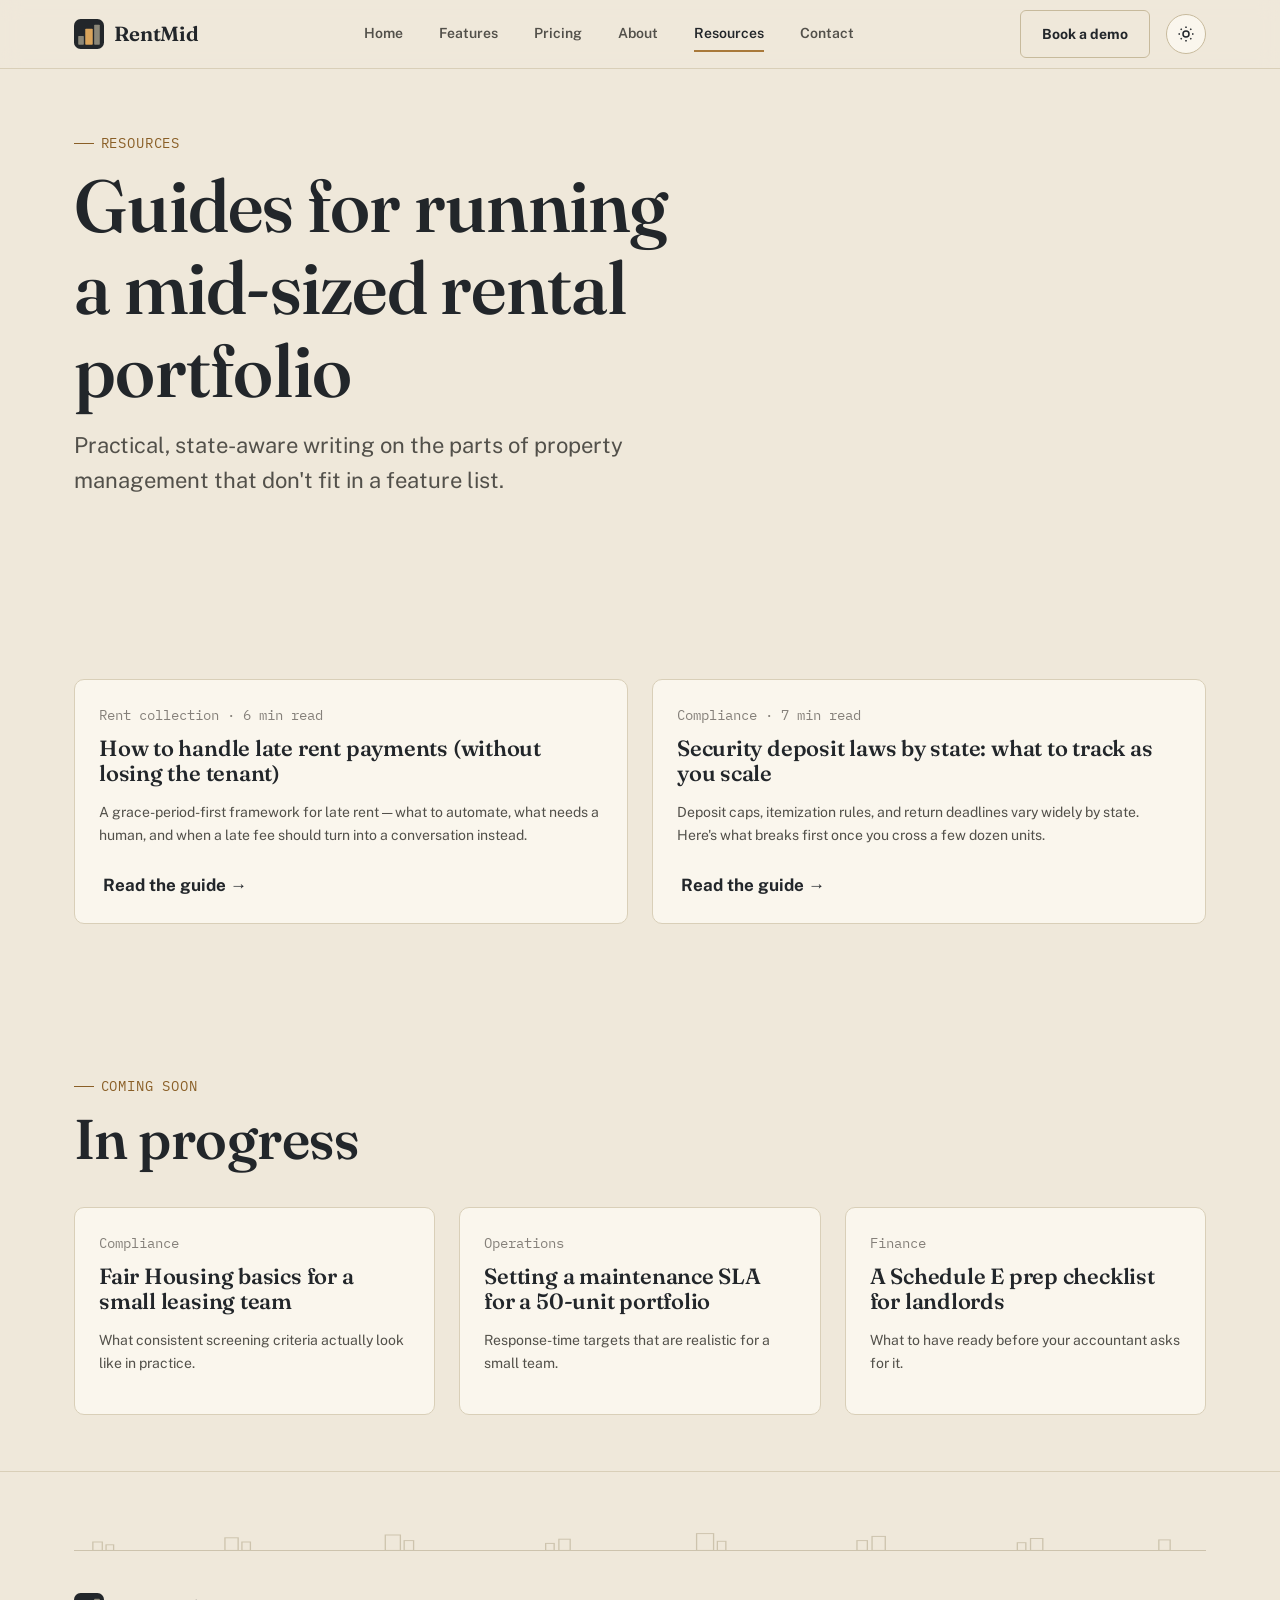
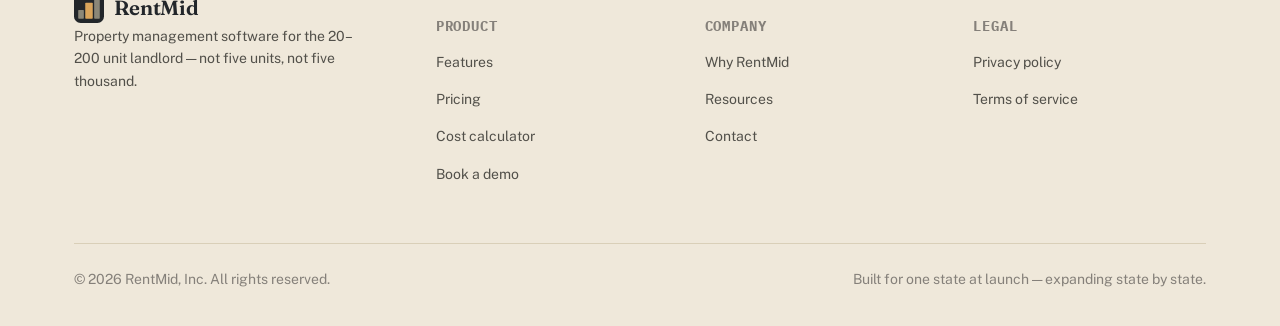
<file: blog.html>
<!DOCTYPE html>
<html lang="en-US">
<head>
<meta charset="UTF-8">
<meta name="viewport" content="width=device-width, initial-scale=1">
<title>Resources & Guides for Mid-Sized Landlords | RentMid Blog</title>
<meta name="description" content="Practical guides on rent collection, security deposit law, maintenance workflows, and running a mid-sized rental portfolio in the US.">
<meta name="robots" content="index,follow">
<link rel="canonical" href="https://www.rentmid.com/blog.html">
<meta name="theme-color" content="#EFE8DA" media="(prefers-color-scheme: light)">
<meta name="theme-color" content="#14181A" media="(prefers-color-scheme: dark)">

<meta property="og:type" content="website">
<meta property="og:site_name" content="RentMid">
<meta property="og:title" content="Resources & Guides for Mid-Sized Landlords | RentMid Blog">
<meta property="og:description" content="Practical guides on rent collection, security deposit law, maintenance workflows, and running a mid-sized rental portfolio in the US.">
<meta property="og:url" content="https://www.rentmid.com/blog.html">
<meta property="og:image" content="https://www.rentmid.com/og-image.svg">
<meta name="twitter:card" content="summary_large_image">
<meta name="twitter:title" content="Resources & Guides for Mid-Sized Landlords | RentMid Blog">
<meta name="twitter:description" content="Practical guides on rent collection, security deposit law, maintenance workflows, and running a mid-sized rental portfolio in the US.">

<link rel="icon" type="image/svg+xml" href="mark.svg">
<link rel="apple-touch-icon" href="mark.svg">

<link rel="preconnect" href="https://fonts.googleapis.com">
<link rel="preconnect" href="https://fonts.gstatic.com" crossorigin>
<link href="https://fonts.googleapis.com/css2?family=Fraunces:opsz,wght@9..144,400..700&family=Public+Sans:wght@400;500;600;700&family=IBM+Plex+Mono:wght@400;500&display=swap" rel="stylesheet">

<link rel="stylesheet" href="tokens.css">
<link rel="stylesheet" href="base.css">
<link rel="stylesheet" href="components.css">

</head>
<body>
<a class="skip-link" href="#main">Skip to content</a>
<header class="site-header">
  <div class="container nav">
    <a class="brand" href="index.html" aria-label="RentMid home">
      <svg viewBox="0 0 64 64" xmlns="http://www.w3.org/2000/svg" aria-hidden="true">
        <rect width="64" height="64" rx="14" fill="#22262A"/>
        <rect x="9" y="36" width="12" height="19" rx="1.5" fill="#8B8778"/>
        <rect x="24" y="21" width="16" height="34" rx="1.5" fill="#D9A45B"/>
        <rect x="43" y="12" width="12" height="43" rx="1.5" fill="#8B8778"/>
      </svg>
      <span class="brand-word">RentMid</span>
    </a>

    <nav class="nav-links" aria-label="Primary">
      <a href="index.html">Home</a>
      <a href="features.html">Features</a>
      <a href="pricing.html">Pricing</a>
      <a href="about.html">About</a>
      <a href="blog.html">Resources</a>
      <a href="contact.html">Contact</a>
    </nav>

    <div class="nav-right">
      <a href="contact.html" class="btn btn-secondary nav-cta">Book a demo</a>
      <button class="theme-toggle" type="button" aria-pressed="false" aria-label="Toggle dark mode">
        <svg class="icon-sun" viewBox="0 0 24 24" fill="none" stroke="currentColor" stroke-width="2" aria-hidden="true"><circle cx="12" cy="12" r="4"/><path d="M12 2v2M12 20v2M4.9 4.9l1.4 1.4M17.7 17.7l1.4 1.4M2 12h2M20 12h2M4.9 19.1l1.4-1.4M17.7 6.3l1.4-1.4"/></svg>
        <svg class="icon-moon" viewBox="0 0 24 24" fill="none" stroke="currentColor" stroke-width="2" aria-hidden="true"><path d="M21 12.8A9 9 0 1 1 11.2 3 7 7 0 0 0 21 12.8Z"/></svg>
      </button>
      <button class="nav-toggle" type="button" aria-label="Toggle menu" aria-expanded="false">
        <svg viewBox="0 0 24 24" fill="none" stroke="currentColor" stroke-width="2" aria-hidden="true"><line x1="3" y1="6" x2="21" y2="6"/><line x1="3" y1="12" x2="21" y2="12"/><line x1="3" y1="18" x2="21" y2="18"/></svg>
      </button>
    </div>
  </div>
  <div class="container">
    <nav class="mobile-menu" aria-label="Mobile">
      <a href="index.html">Home</a>
      <a href="features.html">Features</a>
      <a href="pricing.html">Pricing</a>
      <a href="about.html">About</a>
      <a href="blog.html">Resources</a>
      <a href="contact.html">Contact</a>
    </nav>
  </div>
</header>

<main id="main">
<section class="container section--tight">
  <div class="section-head reveal">
    <span class="eyebrow">Resources</span>
    <h1>Guides for running a mid-sized rental portfolio</h1>
    <p class="lede">Practical, state-aware writing on the parts of property management that don't fit in a feature list.</p>
  </div>
</section>

<section class="container section">
  <div class="grid grid-2">
    <a class="card blog-card reveal" href="blog-late-rent-payments.html">
      <span class="blog-meta">Rent collection · 6 min read</span>
      <h3>How to handle late rent payments (without losing the tenant)</h3>
      <p>A grace-period-first framework for late rent — what to automate, what needs a human, and when a late fee should turn into a conversation instead.</p>
      <span class="btn-ghost" style="font-weight:700;">Read the guide →</span>
    </a>
    <a class="card blog-card reveal" href="blog-security-deposit-laws.html">
      <span class="blog-meta">Compliance · 7 min read</span>
      <h3>Security deposit laws by state: what to track as you scale</h3>
      <p>Deposit caps, itemization rules, and return deadlines vary widely by state. Here's what breaks first once you cross a few dozen units.</p>
      <span class="btn-ghost" style="font-weight:700;">Read the guide →</span>
    </a>
  </div>
</section>

<section class="container section--tight">
  <div class="section-head reveal">
    <span class="eyebrow">Coming soon</span>
    <h2>In progress</h2>
  </div>
  <div class="grid grid-3">
    <div class="card blog-card reveal">
      <span class="blog-meta">Compliance</span>
      <h3>Fair Housing basics for a small leasing team</h3>
      <p>What consistent screening criteria actually look like in practice.</p>
    </div>
    <div class="card blog-card reveal">
      <span class="blog-meta">Operations</span>
      <h3>Setting a maintenance SLA for a 50-unit portfolio</h3>
      <p>Response-time targets that are realistic for a small team.</p>
    </div>
    <div class="card blog-card reveal">
      <span class="blog-meta">Finance</span>
      <h3>A Schedule E prep checklist for landlords</h3>
      <p>What to have ready before your accountant asks for it.</p>
    </div>
  </div>
</section>

</main>
<footer class="site-footer">
  <div class="container">
    <img class="skyline-rule" src="skyline-rule.svg" alt="" style="margin-bottom: var(--space-5);">
    <div class="footer-grid">
      <div class="footer-brand">
        <a class="brand" href="index.html" aria-label="RentMid home">
          <svg viewBox="0 0 64 64" width="28" height="28" xmlns="http://www.w3.org/2000/svg" aria-hidden="true">
            <rect width="64" height="64" rx="14" fill="#22262A"/>
            <rect x="9" y="36" width="12" height="19" rx="1.5" fill="#8B8778"/>
            <rect x="24" y="21" width="16" height="34" rx="1.5" fill="#D9A45B"/>
            <rect x="43" y="12" width="12" height="43" rx="1.5" fill="#8B8778"/>
          </svg>
          <span class="brand-word">RentMid</span>
        </a>
        <p>Property management software for the 20–200 unit landlord — not five units, not five thousand.</p>
      </div>
      <div class="footer-col">
        <h5>Product</h5>
        <ul>
          <li><a href="features.html">Features</a></li>
          <li><a href="pricing.html">Pricing</a></li>
          <li><a href="pricing.html#calculator">Cost calculator</a></li>
          <li><a href="contact.html">Book a demo</a></li>
        </ul>
      </div>
      <div class="footer-col">
        <h5>Company</h5>
        <ul>
          <li><a href="about.html">Why RentMid</a></li>
          <li><a href="blog.html">Resources</a></li>
          <li><a href="contact.html">Contact</a></li>
        </ul>
      </div>
      <div class="footer-col">
        <h5>Legal</h5>
        <ul>
          <li><a href="privacy.html">Privacy policy</a></li>
          <li><a href="terms.html">Terms of service</a></li>
        </ul>
      </div>
    </div>
    <div class="footer-bottom">
      <span>© 2026 RentMid, Inc. All rights reserved.</span>
      <span>Built for one state at launch — expanding state by state.</span>
    </div>
  </div>
</footer>
<script src="main.js"></script>

</body>
</html>
</file>
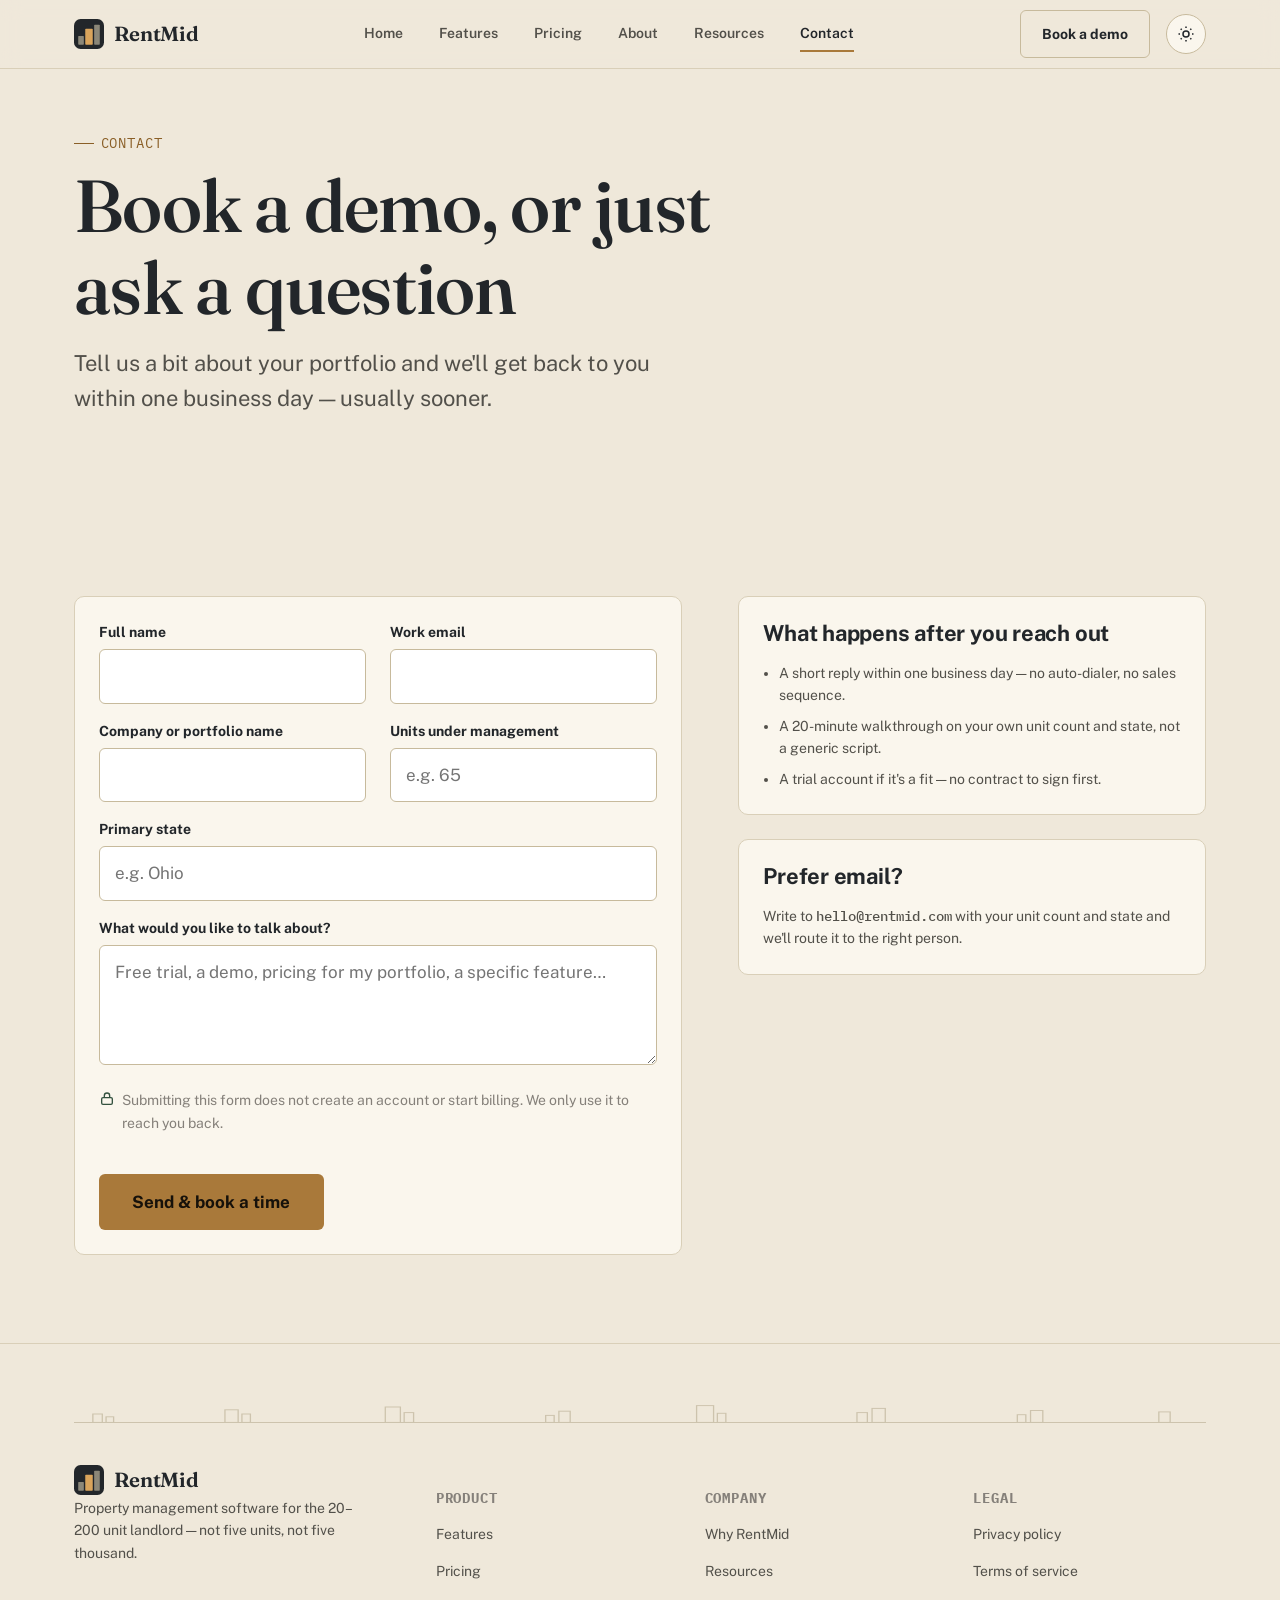
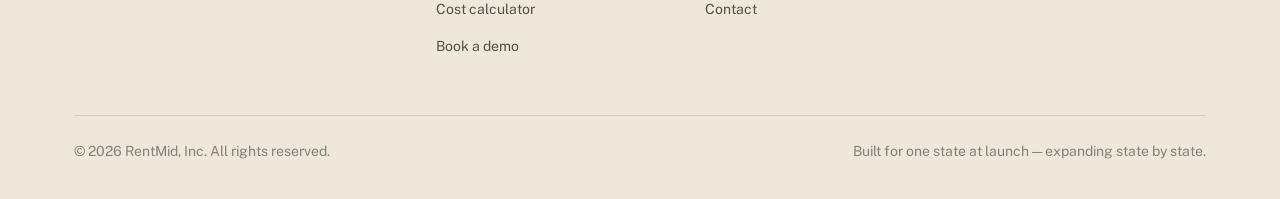
<file: contact.html>
<!DOCTYPE html>
<html lang="en-US">
<head>
<meta charset="UTF-8">
<meta name="viewport" content="width=device-width, initial-scale=1">
<title>Book a Demo or Contact RentMid</title>
<meta name="description" content="Book a 20-minute demo or send us a message. See RentMid on your own portfolio before you commit to anything.">
<meta name="robots" content="index,follow">
<link rel="canonical" href="https://www.rentmid.com/contact.html">
<meta name="theme-color" content="#EFE8DA" media="(prefers-color-scheme: light)">
<meta name="theme-color" content="#14181A" media="(prefers-color-scheme: dark)">

<meta property="og:type" content="website">
<meta property="og:site_name" content="RentMid">
<meta property="og:title" content="Book a Demo or Contact RentMid">
<meta property="og:description" content="Book a 20-minute demo or send us a message. See RentMid on your own portfolio before you commit to anything.">
<meta property="og:url" content="https://www.rentmid.com/contact.html">
<meta property="og:image" content="https://www.rentmid.com/og-image.svg">
<meta name="twitter:card" content="summary_large_image">
<meta name="twitter:title" content="Book a Demo or Contact RentMid">
<meta name="twitter:description" content="Book a 20-minute demo or send us a message. See RentMid on your own portfolio before you commit to anything.">

<link rel="icon" type="image/svg+xml" href="mark.svg">
<link rel="apple-touch-icon" href="mark.svg">

<link rel="preconnect" href="https://fonts.googleapis.com">
<link rel="preconnect" href="https://fonts.gstatic.com" crossorigin>
<link href="https://fonts.googleapis.com/css2?family=Fraunces:opsz,wght@9..144,400..700&family=Public+Sans:wght@400;500;600;700&family=IBM+Plex+Mono:wght@400;500&display=swap" rel="stylesheet">

<link rel="stylesheet" href="tokens.css">
<link rel="stylesheet" href="base.css">
<link rel="stylesheet" href="components.css">

</head>
<body>
<a class="skip-link" href="#main">Skip to content</a>
<header class="site-header">
  <div class="container nav">
    <a class="brand" href="index.html" aria-label="RentMid home">
      <svg viewBox="0 0 64 64" xmlns="http://www.w3.org/2000/svg" aria-hidden="true">
        <rect width="64" height="64" rx="14" fill="#22262A"/>
        <rect x="9" y="36" width="12" height="19" rx="1.5" fill="#8B8778"/>
        <rect x="24" y="21" width="16" height="34" rx="1.5" fill="#D9A45B"/>
        <rect x="43" y="12" width="12" height="43" rx="1.5" fill="#8B8778"/>
      </svg>
      <span class="brand-word">RentMid</span>
    </a>

    <nav class="nav-links" aria-label="Primary">
      <a href="index.html">Home</a>
      <a href="features.html">Features</a>
      <a href="pricing.html">Pricing</a>
      <a href="about.html">About</a>
      <a href="blog.html">Resources</a>
      <a href="contact.html">Contact</a>
    </nav>

    <div class="nav-right">
      <a href="contact.html" class="btn btn-secondary nav-cta">Book a demo</a>
      <button class="theme-toggle" type="button" aria-pressed="false" aria-label="Toggle dark mode">
        <svg class="icon-sun" viewBox="0 0 24 24" fill="none" stroke="currentColor" stroke-width="2" aria-hidden="true"><circle cx="12" cy="12" r="4"/><path d="M12 2v2M12 20v2M4.9 4.9l1.4 1.4M17.7 17.7l1.4 1.4M2 12h2M20 12h2M4.9 19.1l1.4-1.4M17.7 6.3l1.4-1.4"/></svg>
        <svg class="icon-moon" viewBox="0 0 24 24" fill="none" stroke="currentColor" stroke-width="2" aria-hidden="true"><path d="M21 12.8A9 9 0 1 1 11.2 3 7 7 0 0 0 21 12.8Z"/></svg>
      </button>
      <button class="nav-toggle" type="button" aria-label="Toggle menu" aria-expanded="false">
        <svg viewBox="0 0 24 24" fill="none" stroke="currentColor" stroke-width="2" aria-hidden="true"><line x1="3" y1="6" x2="21" y2="6"/><line x1="3" y1="12" x2="21" y2="12"/><line x1="3" y1="18" x2="21" y2="18"/></svg>
      </button>
    </div>
  </div>
  <div class="container">
    <nav class="mobile-menu" aria-label="Mobile">
      <a href="index.html">Home</a>
      <a href="features.html">Features</a>
      <a href="pricing.html">Pricing</a>
      <a href="about.html">About</a>
      <a href="blog.html">Resources</a>
      <a href="contact.html">Contact</a>
    </nav>
  </div>
</header>

<main id="main">
<section class="container section--tight">
  <div class="section-head reveal">
    <span class="eyebrow">Contact</span>
    <h1>Book a demo, or just ask a question</h1>
    <p class="lede">Tell us a bit about your portfolio and we'll get back to you within one business day — usually sooner.</p>
  </div>
</section>

<section class="container section">
  <div class="grid" style="grid-template-columns: 1.3fr 1fr; gap: var(--space-6); align-items:flex-start;">
    <div class="card reveal">
      <form id="demo-form" novalidate>
        <div class="form-grid two-col">
          <div class="field">
            <label for="name">Full name</label>
            <input type="text" id="name" name="name" autocomplete="name" required>
          </div>
          <div class="field">
            <label for="email">Work email</label>
            <input type="email" id="email" name="email" autocomplete="email" required>
          </div>
        </div>
        <div class="form-grid two-col" style="margin-top: var(--space-3);">
          <div class="field">
            <label for="company">Company or portfolio name</label>
            <input type="text" id="company" name="company" autocomplete="organization">
          </div>
          <div class="field">
            <label for="units">Units under management</label>
            <input type="number" id="units" name="units" min="1" step="1" placeholder="e.g. 65" required>
          </div>
        </div>
        <div class="field" style="margin-top: var(--space-3);">
          <label for="state">Primary state</label>
          <input type="text" id="state" name="state" placeholder="e.g. Ohio" required>
        </div>
        <div class="field" style="margin-top: var(--space-3);">
          <label for="message">What would you like to talk about?</label>
          <textarea id="message" name="message" placeholder="Free trial, a demo, pricing for my portfolio, a specific feature…"></textarea>
        </div>
        <p class="form-note" style="margin-top: var(--space-3);">
          <svg viewBox="0 0 24 24" fill="none" stroke="currentColor" stroke-width="2"><rect x="4" y="10" width="16" height="10" rx="2"/><path d="M8 10V7a4 4 0 0 1 8 0v3"/></svg>
          Submitting this form does not create an account or start billing. We only use it to reach you back.
        </p>
        <button type="submit" class="btn btn-primary btn-lg" style="margin-top: var(--space-4);">Send & book a time</button>
      </form>
      <div id="form-status" role="status" tabindex="-1" hidden>
        <h3 style="margin-top: var(--space-2);">Thanks — that's in.</h3>
        <p>We'll reply at the email you provided within one business day. If you'd rather grab a specific time now, use the scheduling link your account rep sends you, or reach us directly in the meantime.</p>
      </div>
    </div>

    <aside class="reveal" style="display:flex; flex-direction:column; gap: var(--space-4);">
      <div class="card">
        <h4>What happens after you reach out</h4>
        <ul style="padding-left:1.1em; color:var(--ink-soft); font-size: var(--step--1); margin:0;">
          <li style="margin-bottom:.6em;">A short reply within one business day — no auto-dialer, no sales sequence.</li>
          <li style="margin-bottom:.6em;">A 20-minute walkthrough on your own unit count and state, not a generic script.</li>
          <li>A trial account if it's a fit — no contract to sign first.</li>
        </ul>
      </div>
      <div class="card">
        <h4>Prefer email?</h4>
        <p style="font-size: var(--step--1); margin-bottom:0;">Write to <strong style="font-family:var(--font-mono); font-weight:500;">hello@rentmid.com</strong> with your unit count and state and we'll route it to the right person.</p>
      </div>
    </aside>
  </div>
</section>

</main>
<footer class="site-footer">
  <div class="container">
    <img class="skyline-rule" src="skyline-rule.svg" alt="" style="margin-bottom: var(--space-5);">
    <div class="footer-grid">
      <div class="footer-brand">
        <a class="brand" href="index.html" aria-label="RentMid home">
          <svg viewBox="0 0 64 64" width="28" height="28" xmlns="http://www.w3.org/2000/svg" aria-hidden="true">
            <rect width="64" height="64" rx="14" fill="#22262A"/>
            <rect x="9" y="36" width="12" height="19" rx="1.5" fill="#8B8778"/>
            <rect x="24" y="21" width="16" height="34" rx="1.5" fill="#D9A45B"/>
            <rect x="43" y="12" width="12" height="43" rx="1.5" fill="#8B8778"/>
          </svg>
          <span class="brand-word">RentMid</span>
        </a>
        <p>Property management software for the 20–200 unit landlord — not five units, not five thousand.</p>
      </div>
      <div class="footer-col">
        <h5>Product</h5>
        <ul>
          <li><a href="features.html">Features</a></li>
          <li><a href="pricing.html">Pricing</a></li>
          <li><a href="pricing.html#calculator">Cost calculator</a></li>
          <li><a href="contact.html">Book a demo</a></li>
        </ul>
      </div>
      <div class="footer-col">
        <h5>Company</h5>
        <ul>
          <li><a href="about.html">Why RentMid</a></li>
          <li><a href="blog.html">Resources</a></li>
          <li><a href="contact.html">Contact</a></li>
        </ul>
      </div>
      <div class="footer-col">
        <h5>Legal</h5>
        <ul>
          <li><a href="privacy.html">Privacy policy</a></li>
          <li><a href="terms.html">Terms of service</a></li>
        </ul>
      </div>
    </div>
    <div class="footer-bottom">
      <span>© 2026 RentMid, Inc. All rights reserved.</span>
      <span>Built for one state at launch — expanding state by state.</span>
    </div>
  </div>
</footer>
<script src="main.js"></script>

</body>
</html>
</file>
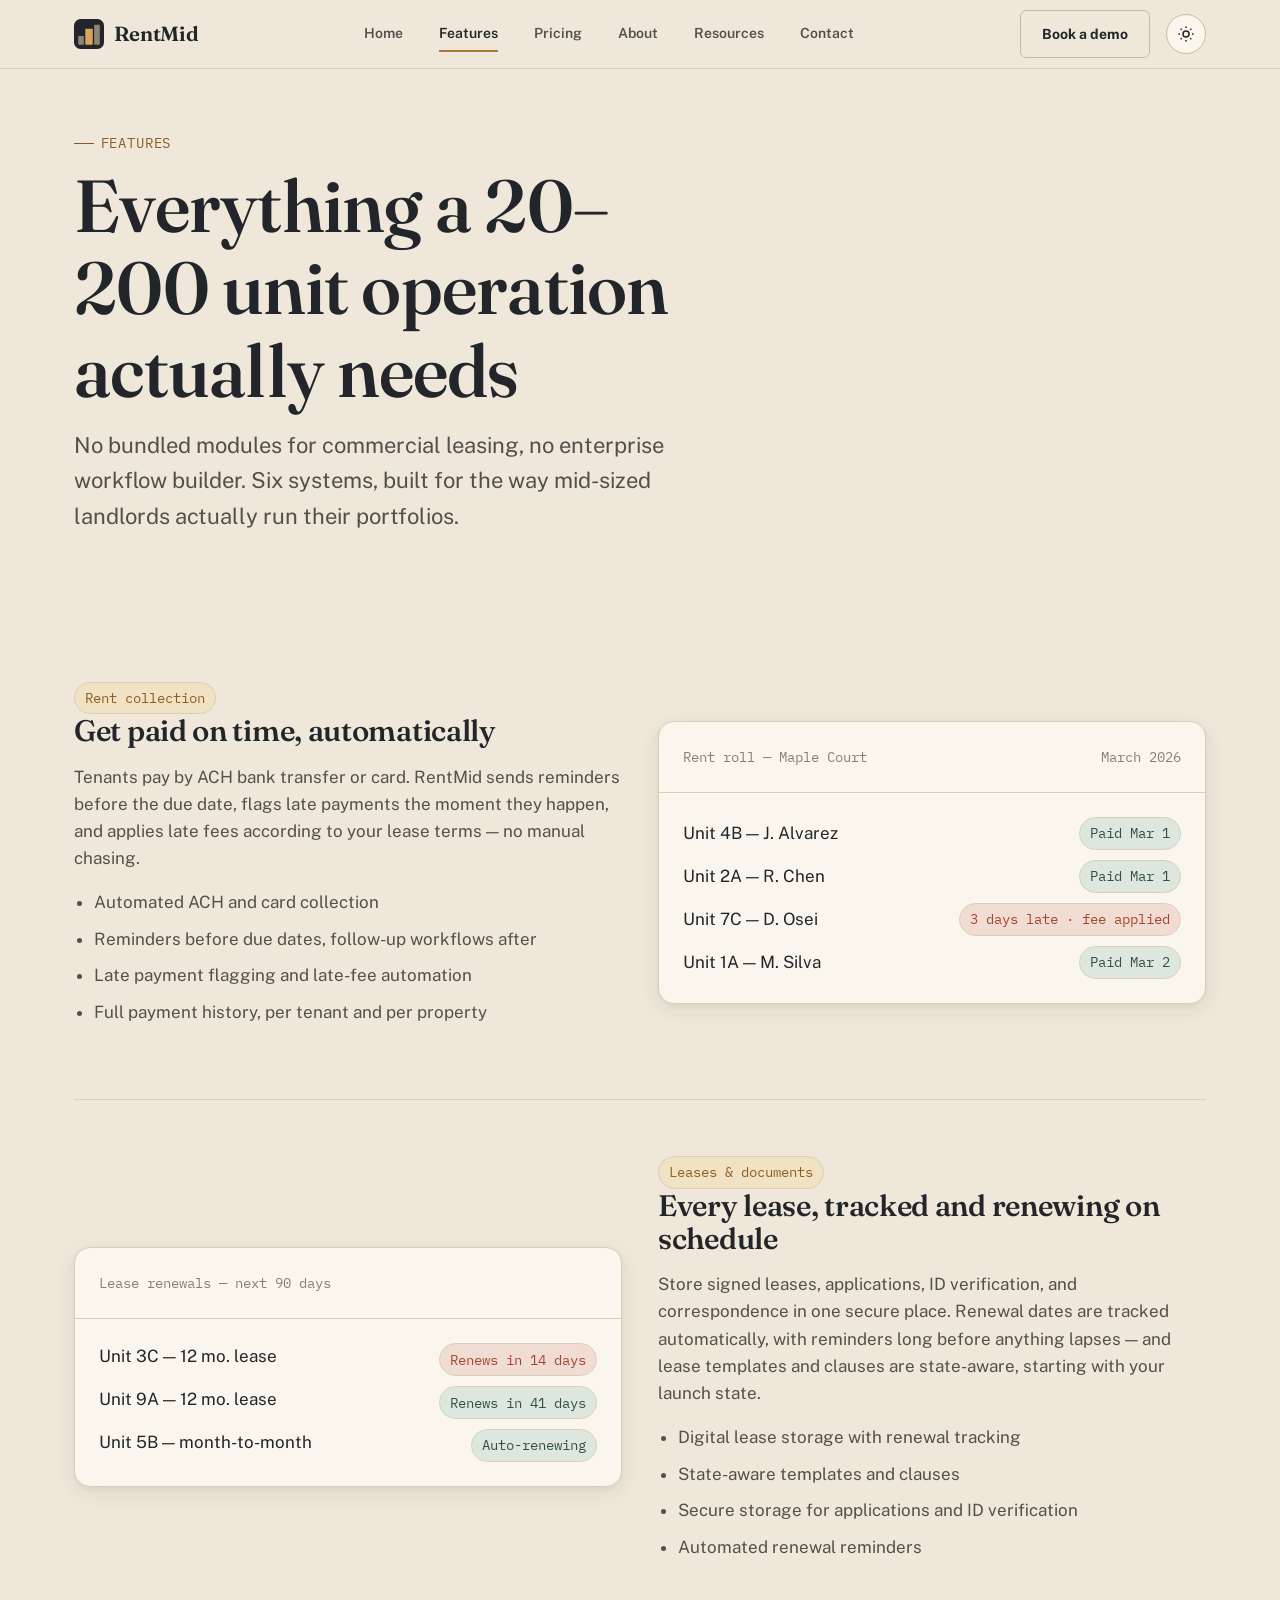
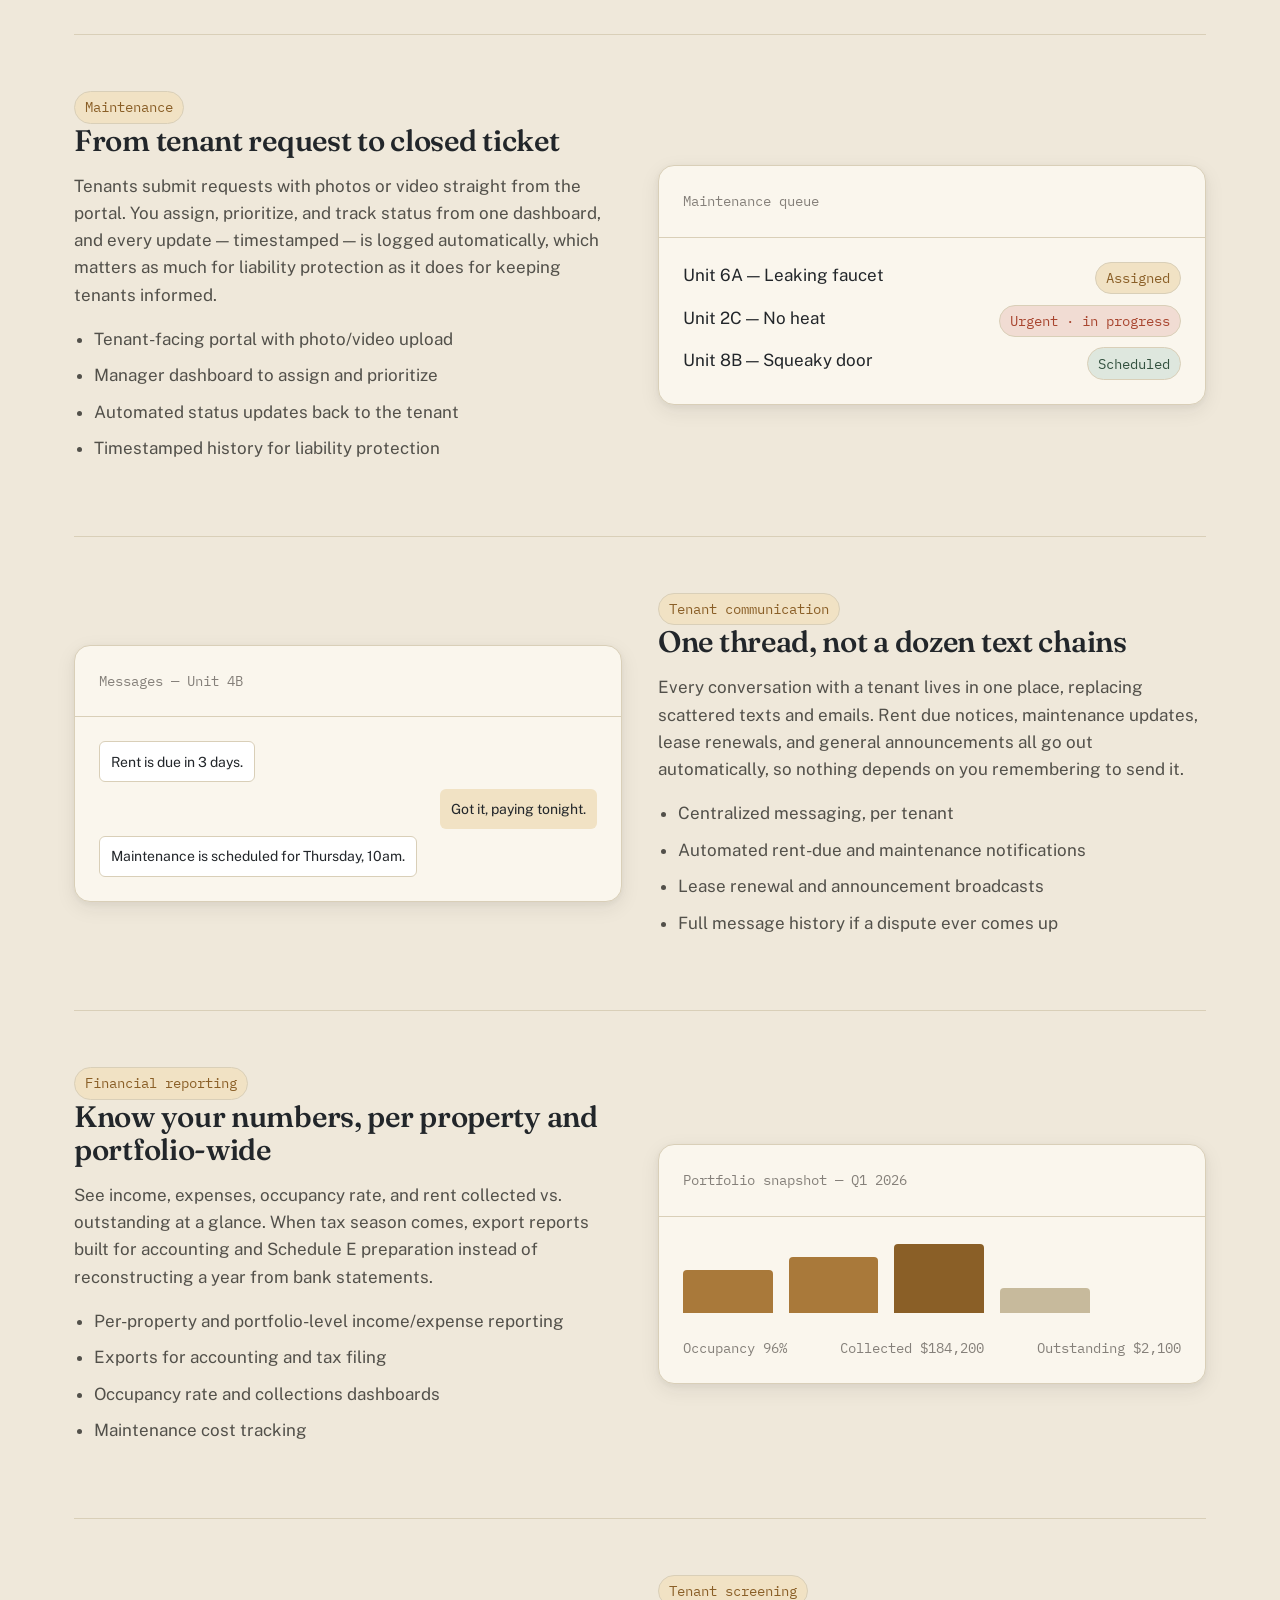
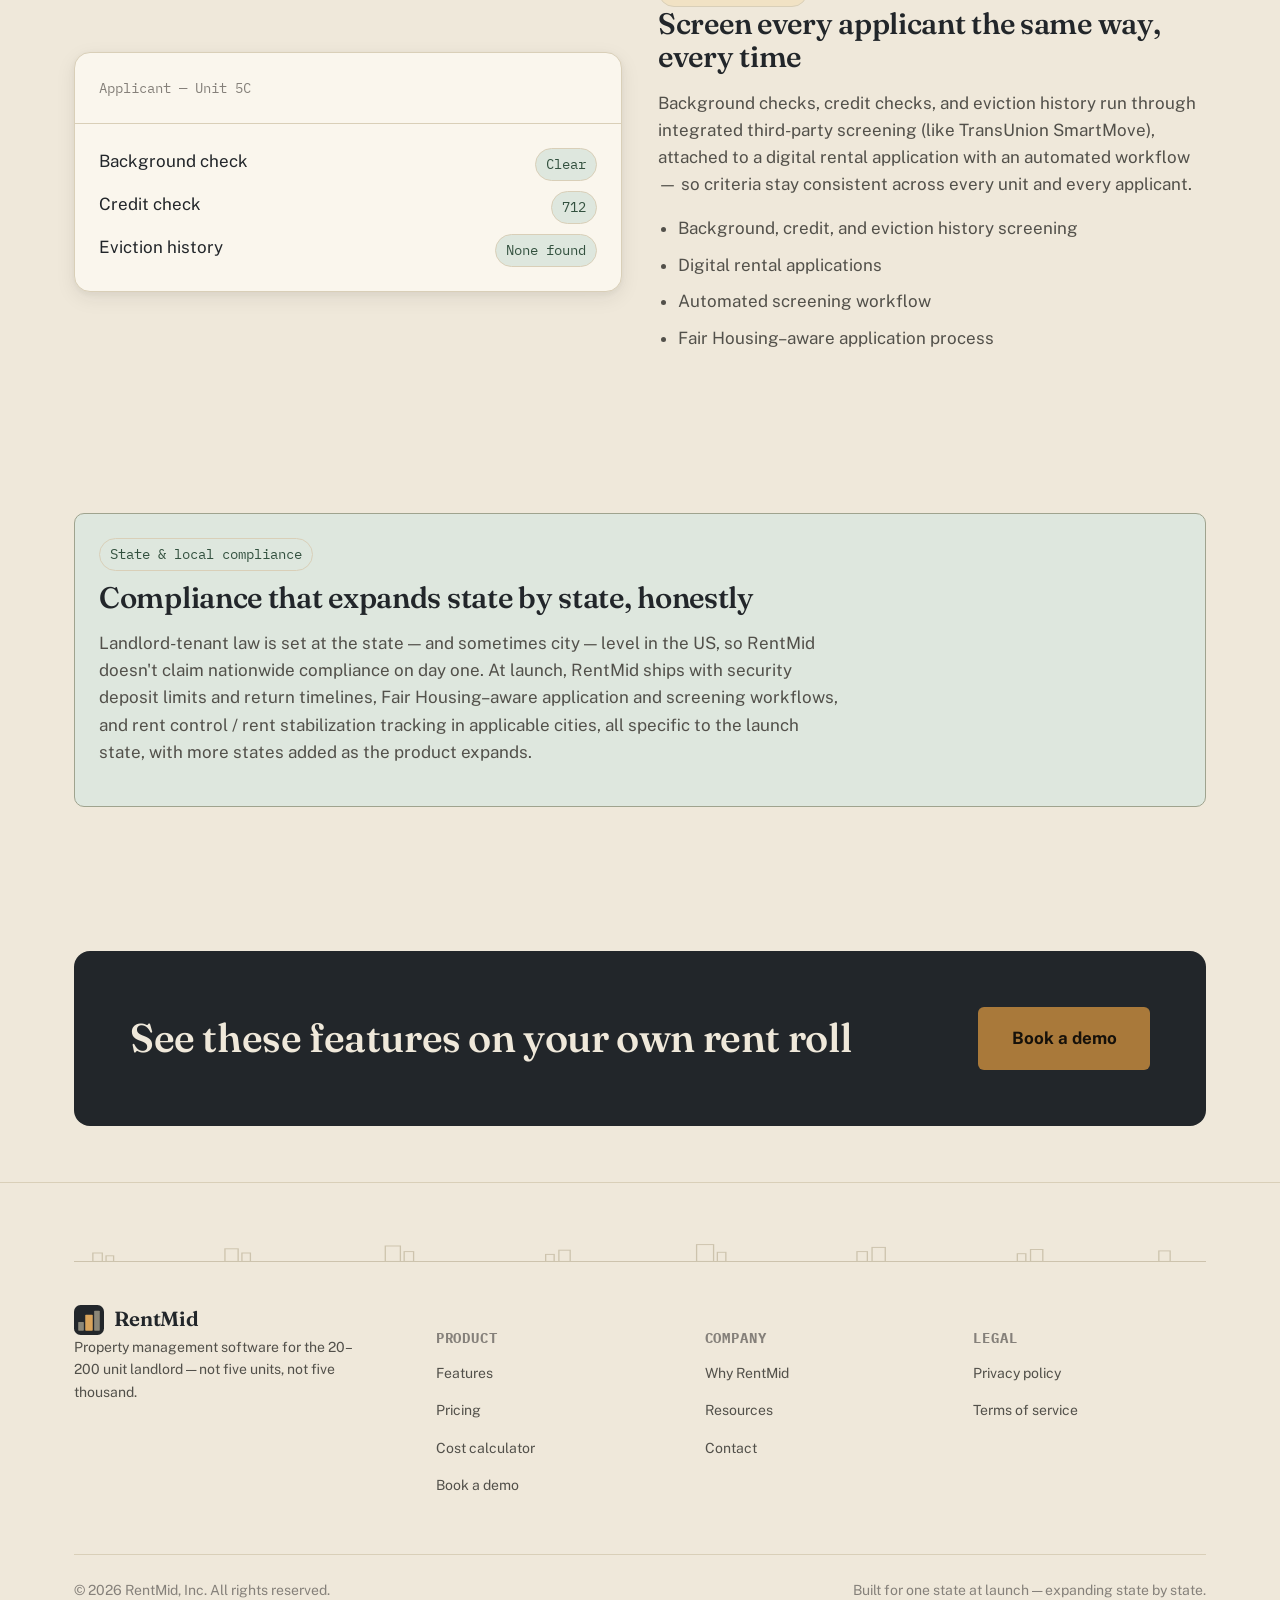
<file: features.html>
<!DOCTYPE html>
<html lang="en-US">
<head>
<meta charset="UTF-8">
<meta name="viewport" content="width=device-width, initial-scale=1">
<title>Features — Rent Collection, Maintenance, Leases & More | RentMid</title>
<meta name="description" content="See how RentMid handles rent collection, maintenance tracking, lease management, tenant communication, financial reporting, and tenant screening — built for mid-sized portfolios.">
<meta name="robots" content="index,follow">
<link rel="canonical" href="https://www.rentmid.com/features.html">
<meta name="theme-color" content="#EFE8DA" media="(prefers-color-scheme: light)">
<meta name="theme-color" content="#14181A" media="(prefers-color-scheme: dark)">

<meta property="og:type" content="website">
<meta property="og:site_name" content="RentMid">
<meta property="og:title" content="Features — Rent Collection, Maintenance, Leases & More | RentMid">
<meta property="og:description" content="See how RentMid handles rent collection, maintenance tracking, lease management, tenant communication, financial reporting, and tenant screening — built for mid-sized portfolios.">
<meta property="og:url" content="https://www.rentmid.com/features.html">
<meta property="og:image" content="https://www.rentmid.com/og-image.svg">
<meta name="twitter:card" content="summary_large_image">
<meta name="twitter:title" content="Features — Rent Collection, Maintenance, Leases & More | RentMid">
<meta name="twitter:description" content="See how RentMid handles rent collection, maintenance tracking, lease management, tenant communication, financial reporting, and tenant screening — built for mid-sized portfolios.">

<link rel="icon" type="image/svg+xml" href="mark.svg">
<link rel="apple-touch-icon" href="mark.svg">

<link rel="preconnect" href="https://fonts.googleapis.com">
<link rel="preconnect" href="https://fonts.gstatic.com" crossorigin>
<link href="https://fonts.googleapis.com/css2?family=Fraunces:opsz,wght@9..144,400..700&family=Public+Sans:wght@400;500;600;700&family=IBM+Plex+Mono:wght@400;500&display=swap" rel="stylesheet">

<link rel="stylesheet" href="tokens.css">
<link rel="stylesheet" href="base.css">
<link rel="stylesheet" href="components.css">

</head>
<body>
<a class="skip-link" href="#main">Skip to content</a>
<header class="site-header">
  <div class="container nav">
    <a class="brand" href="index.html" aria-label="RentMid home">
      <svg viewBox="0 0 64 64" xmlns="http://www.w3.org/2000/svg" aria-hidden="true">
        <rect width="64" height="64" rx="14" fill="#22262A"/>
        <rect x="9" y="36" width="12" height="19" rx="1.5" fill="#8B8778"/>
        <rect x="24" y="21" width="16" height="34" rx="1.5" fill="#D9A45B"/>
        <rect x="43" y="12" width="12" height="43" rx="1.5" fill="#8B8778"/>
      </svg>
      <span class="brand-word">RentMid</span>
    </a>

    <nav class="nav-links" aria-label="Primary">
      <a href="index.html">Home</a>
      <a href="features.html">Features</a>
      <a href="pricing.html">Pricing</a>
      <a href="about.html">About</a>
      <a href="blog.html">Resources</a>
      <a href="contact.html">Contact</a>
    </nav>

    <div class="nav-right">
      <a href="contact.html" class="btn btn-secondary nav-cta">Book a demo</a>
      <button class="theme-toggle" type="button" aria-pressed="false" aria-label="Toggle dark mode">
        <svg class="icon-sun" viewBox="0 0 24 24" fill="none" stroke="currentColor" stroke-width="2" aria-hidden="true"><circle cx="12" cy="12" r="4"/><path d="M12 2v2M12 20v2M4.9 4.9l1.4 1.4M17.7 17.7l1.4 1.4M2 12h2M20 12h2M4.9 19.1l1.4-1.4M17.7 6.3l1.4-1.4"/></svg>
        <svg class="icon-moon" viewBox="0 0 24 24" fill="none" stroke="currentColor" stroke-width="2" aria-hidden="true"><path d="M21 12.8A9 9 0 1 1 11.2 3 7 7 0 0 0 21 12.8Z"/></svg>
      </button>
      <button class="nav-toggle" type="button" aria-label="Toggle menu" aria-expanded="false">
        <svg viewBox="0 0 24 24" fill="none" stroke="currentColor" stroke-width="2" aria-hidden="true"><line x1="3" y1="6" x2="21" y2="6"/><line x1="3" y1="12" x2="21" y2="12"/><line x1="3" y1="18" x2="21" y2="18"/></svg>
      </button>
    </div>
  </div>
  <div class="container">
    <nav class="mobile-menu" aria-label="Mobile">
      <a href="index.html">Home</a>
      <a href="features.html">Features</a>
      <a href="pricing.html">Pricing</a>
      <a href="about.html">About</a>
      <a href="blog.html">Resources</a>
      <a href="contact.html">Contact</a>
    </nav>
  </div>
</header>

<main id="main">
<section class="container section--tight">
  <div class="section-head reveal">
    <span class="eyebrow">Features</span>
    <h1>Everything a 20–200 unit operation actually needs</h1>
    <p class="lede">No bundled modules for commercial leasing, no enterprise workflow builder. Six systems, built for the way mid-sized landlords actually run their portfolios.</p>
  </div>
</section>

<section class="container">

  <div class="feature-detail reveal">
    <div class="feature-copy">
      <span class="tag tag--brass">Rent collection</span>
      <h3>Get paid on time, automatically</h3>
      <p>Tenants pay by ACH bank transfer or card. RentMid sends reminders before the due date, flags late payments the moment they happen, and applies late fees according to your lease terms — no manual chasing.</p>
      <ul>
        <li>Automated ACH and card collection</li>
        <li>Reminders before due dates, follow-up workflows after</li>
        <li>Late payment flagging and late-fee automation</li>
        <li>Full payment history, per tenant and per property</li>
      </ul>
    </div>
    <div class="mock">
      <div style="padding: var(--space-4); border-bottom:1px solid var(--line); display:flex; justify-content:space-between; font-family:var(--font-mono); font-size:var(--step--1); color:var(--ink-faint);">
        <span>Rent roll — Maple Court</span><span>March 2026</span>
      </div>
      <div style="padding: var(--space-4); display:flex; flex-direction:column; gap:.6em;">
        <div style="display:flex; justify-content:space-between; align-items:center;"><span>Unit 4B — J. Alvarez</span><span class="tag">Paid Mar 1</span></div>
        <div style="display:flex; justify-content:space-between; align-items:center;"><span>Unit 2A — R. Chen</span><span class="tag">Paid Mar 1</span></div>
        <div style="display:flex; justify-content:space-between; align-items:center;"><span>Unit 7C — D. Osei</span><span class="tag tag--clay">3 days late · fee applied</span></div>
        <div style="display:flex; justify-content:space-between; align-items:center;"><span>Unit 1A — M. Silva</span><span class="tag">Paid Mar 2</span></div>
      </div>
    </div>
  </div>

  <div class="feature-detail is-reverse reveal">
    <div class="feature-copy">
      <span class="tag tag--brass">Leases & documents</span>
      <h3>Every lease, tracked and renewing on schedule</h3>
      <p>Store signed leases, applications, ID verification, and correspondence in one secure place. Renewal dates are tracked automatically, with reminders long before anything lapses — and lease templates and clauses are state-aware, starting with your launch state.</p>
      <ul>
        <li>Digital lease storage with renewal tracking</li>
        <li>State-aware templates and clauses</li>
        <li>Secure storage for applications and ID verification</li>
        <li>Automated renewal reminders</li>
      </ul>
    </div>
    <div class="mock">
      <div style="padding: var(--space-4); border-bottom:1px solid var(--line); font-family:var(--font-mono); font-size:var(--step--1); color:var(--ink-faint);">Lease renewals — next 90 days</div>
      <div style="padding: var(--space-4); display:flex; flex-direction:column; gap:.6em;">
        <div style="display:flex; justify-content:space-between;"><span>Unit 3C — 12 mo. lease</span><span class="tag tag--clay">Renews in 14 days</span></div>
        <div style="display:flex; justify-content:space-between;"><span>Unit 9A — 12 mo. lease</span><span class="tag">Renews in 41 days</span></div>
        <div style="display:flex; justify-content:space-between;"><span>Unit 5B — month-to-month</span><span class="tag">Auto-renewing</span></div>
      </div>
    </div>
  </div>

  <div class="feature-detail reveal">
    <div class="feature-copy">
      <span class="tag tag--brass">Maintenance</span>
      <h3>From tenant request to closed ticket</h3>
      <p>Tenants submit requests with photos or video straight from the portal. You assign, prioritize, and track status from one dashboard, and every update — timestamped — is logged automatically, which matters as much for liability protection as it does for keeping tenants informed.</p>
      <ul>
        <li>Tenant-facing portal with photo/video upload</li>
        <li>Manager dashboard to assign and prioritize</li>
        <li>Automated status updates back to the tenant</li>
        <li>Timestamped history for liability protection</li>
      </ul>
    </div>
    <div class="mock">
      <div style="padding: var(--space-4); border-bottom:1px solid var(--line); font-family:var(--font-mono); font-size:var(--step--1); color:var(--ink-faint);">Maintenance queue</div>
      <div style="padding: var(--space-4); display:flex; flex-direction:column; gap:.6em;">
        <div style="display:flex; justify-content:space-between;"><span>Unit 6A — Leaking faucet</span><span class="tag tag--brass">Assigned</span></div>
        <div style="display:flex; justify-content:space-between;"><span>Unit 2C — No heat</span><span class="tag tag--clay">Urgent · in progress</span></div>
        <div style="display:flex; justify-content:space-between;"><span>Unit 8B — Squeaky door</span><span class="tag">Scheduled</span></div>
      </div>
    </div>
  </div>

  <div class="feature-detail is-reverse reveal">
    <div class="feature-copy">
      <span class="tag tag--brass">Tenant communication</span>
      <h3>One thread, not a dozen text chains</h3>
      <p>Every conversation with a tenant lives in one place, replacing scattered texts and emails. Rent due notices, maintenance updates, lease renewals, and general announcements all go out automatically, so nothing depends on you remembering to send it.</p>
      <ul>
        <li>Centralized messaging, per tenant</li>
        <li>Automated rent-due and maintenance notifications</li>
        <li>Lease renewal and announcement broadcasts</li>
        <li>Full message history if a dispute ever comes up</li>
      </ul>
    </div>
    <div class="mock">
      <div style="padding: var(--space-4); border-bottom:1px solid var(--line); font-family:var(--font-mono); font-size:var(--step--1); color:var(--ink-faint);">Messages — Unit 4B</div>
      <div style="padding: var(--space-4); display:flex; flex-direction:column; gap:.5em; font-size: var(--step--1);">
        <div style="align-self:flex-start; background:var(--surface-raised); border:1px solid var(--line); border-radius: var(--radius-sm); padding:.6em .8em; max-width:80%;">Rent is due in 3 days.</div>
        <div style="align-self:flex-end; background:var(--brass-tint); border-radius: var(--radius-sm); padding:.6em .8em; max-width:80%;">Got it, paying tonight.</div>
        <div style="align-self:flex-start; background:var(--surface-raised); border:1px solid var(--line); border-radius: var(--radius-sm); padding:.6em .8em; max-width:80%;">Maintenance is scheduled for Thursday, 10am.</div>
      </div>
    </div>
  </div>

  <div class="feature-detail reveal">
    <div class="feature-copy">
      <span class="tag tag--brass">Financial reporting</span>
      <h3>Know your numbers, per property and portfolio-wide</h3>
      <p>See income, expenses, occupancy rate, and rent collected vs. outstanding at a glance. When tax season comes, export reports built for accounting and Schedule E preparation instead of reconstructing a year from bank statements.</p>
      <ul>
        <li>Per-property and portfolio-level income/expense reporting</li>
        <li>Exports for accounting and tax filing</li>
        <li>Occupancy rate and collections dashboards</li>
        <li>Maintenance cost tracking</li>
      </ul>
    </div>
    <div class="mock">
      <div style="padding: var(--space-4); border-bottom:1px solid var(--line); font-family:var(--font-mono); font-size:var(--step--1); color:var(--ink-faint);">Portfolio snapshot — Q1 2026</div>
      <div style="padding: var(--space-4); display:flex; gap: var(--space-3); align-items:flex-end; height:120px;">
        <div style="background:var(--brass); width:18%; height:60%; border-radius:4px 4px 0 0;"></div>
        <div style="background:var(--brass); width:18%; height:78%; border-radius:4px 4px 0 0;"></div>
        <div style="background:var(--brass-deep); width:18%; height:95%; border-radius:4px 4px 0 0;"></div>
        <div style="background:var(--line-strong); width:18%; height:35%; border-radius:4px 4px 0 0;"></div>
      </div>
      <div style="padding: 0 var(--space-4) var(--space-4); font-family: var(--font-mono); font-size: var(--step--1); color: var(--ink-faint); display:flex; justify-content:space-between;">
        <span>Occupancy 96%</span><span>Collected $184,200</span><span>Outstanding $2,100</span>
      </div>
    </div>
  </div>

  <div class="feature-detail is-reverse reveal">
    <div class="feature-copy">
      <span class="tag tag--brass">Tenant screening</span>
      <h3>Screen every applicant the same way, every time</h3>
      <p>Background checks, credit checks, and eviction history run through integrated third-party screening (like TransUnion SmartMove), attached to a digital rental application with an automated workflow — so criteria stay consistent across every unit and every applicant.</p>
      <ul>
        <li>Background, credit, and eviction history screening</li>
        <li>Digital rental applications</li>
        <li>Automated screening workflow</li>
        <li>Fair Housing–aware application process</li>
      </ul>
    </div>
    <div class="mock">
      <div style="padding: var(--space-4); border-bottom:1px solid var(--line); font-family:var(--font-mono); font-size:var(--step--1); color:var(--ink-faint);">Applicant — Unit 5C</div>
      <div style="padding: var(--space-4); display:flex; flex-direction:column; gap:.6em;">
        <div style="display:flex; justify-content:space-between;"><span>Background check</span><span class="tag">Clear</span></div>
        <div style="display:flex; justify-content:space-between;"><span>Credit check</span><span class="tag">712</span></div>
        <div style="display:flex; justify-content:space-between;"><span>Eviction history</span><span class="tag">None found</span></div>
      </div>
    </div>
  </div>

</section>

<section class="container section">
  <div class="card reveal" style="background: var(--forest-tint); border-color: color-mix(in srgb, var(--forest) 35%, var(--line));">
    <span class="tag" style="margin-bottom: var(--space-2);">State & local compliance</span>
    <h3>Compliance that expands state by state, honestly</h3>
    <p style="max-width: 74ch;">Landlord-tenant law is set at the state — and sometimes city — level in the US, so RentMid doesn't claim nationwide compliance on day one. At launch, RentMid ships with security deposit limits and return timelines, Fair Housing–aware application and screening workflows, and rent control / rent stabilization tracking in applicable cities, all specific to the launch state, with more states added as the product expands.</p>
  </div>
</section>

<section class="container section--tight">
  <div class="cta-band reveal">
    <h2>See these features on your own rent roll</h2>
    <div class="hero-cta" style="margin-top:0;">
      <a href="contact.html" class="btn btn-primary btn-lg">Book a demo</a>
    </div>
  </div>
</section>

</main>
<footer class="site-footer">
  <div class="container">
    <img class="skyline-rule" src="skyline-rule.svg" alt="" style="margin-bottom: var(--space-5);">
    <div class="footer-grid">
      <div class="footer-brand">
        <a class="brand" href="index.html" aria-label="RentMid home">
          <svg viewBox="0 0 64 64" width="28" height="28" xmlns="http://www.w3.org/2000/svg" aria-hidden="true">
            <rect width="64" height="64" rx="14" fill="#22262A"/>
            <rect x="9" y="36" width="12" height="19" rx="1.5" fill="#8B8778"/>
            <rect x="24" y="21" width="16" height="34" rx="1.5" fill="#D9A45B"/>
            <rect x="43" y="12" width="12" height="43" rx="1.5" fill="#8B8778"/>
          </svg>
          <span class="brand-word">RentMid</span>
        </a>
        <p>Property management software for the 20–200 unit landlord — not five units, not five thousand.</p>
      </div>
      <div class="footer-col">
        <h5>Product</h5>
        <ul>
          <li><a href="features.html">Features</a></li>
          <li><a href="pricing.html">Pricing</a></li>
          <li><a href="pricing.html#calculator">Cost calculator</a></li>
          <li><a href="contact.html">Book a demo</a></li>
        </ul>
      </div>
      <div class="footer-col">
        <h5>Company</h5>
        <ul>
          <li><a href="about.html">Why RentMid</a></li>
          <li><a href="blog.html">Resources</a></li>
          <li><a href="contact.html">Contact</a></li>
        </ul>
      </div>
      <div class="footer-col">
        <h5>Legal</h5>
        <ul>
          <li><a href="privacy.html">Privacy policy</a></li>
          <li><a href="terms.html">Terms of service</a></li>
        </ul>
      </div>
    </div>
    <div class="footer-bottom">
      <span>© 2026 RentMid, Inc. All rights reserved.</span>
      <span>Built for one state at launch — expanding state by state.</span>
    </div>
  </div>
</footer>
<script src="main.js"></script>

</body>
</html>
</file>
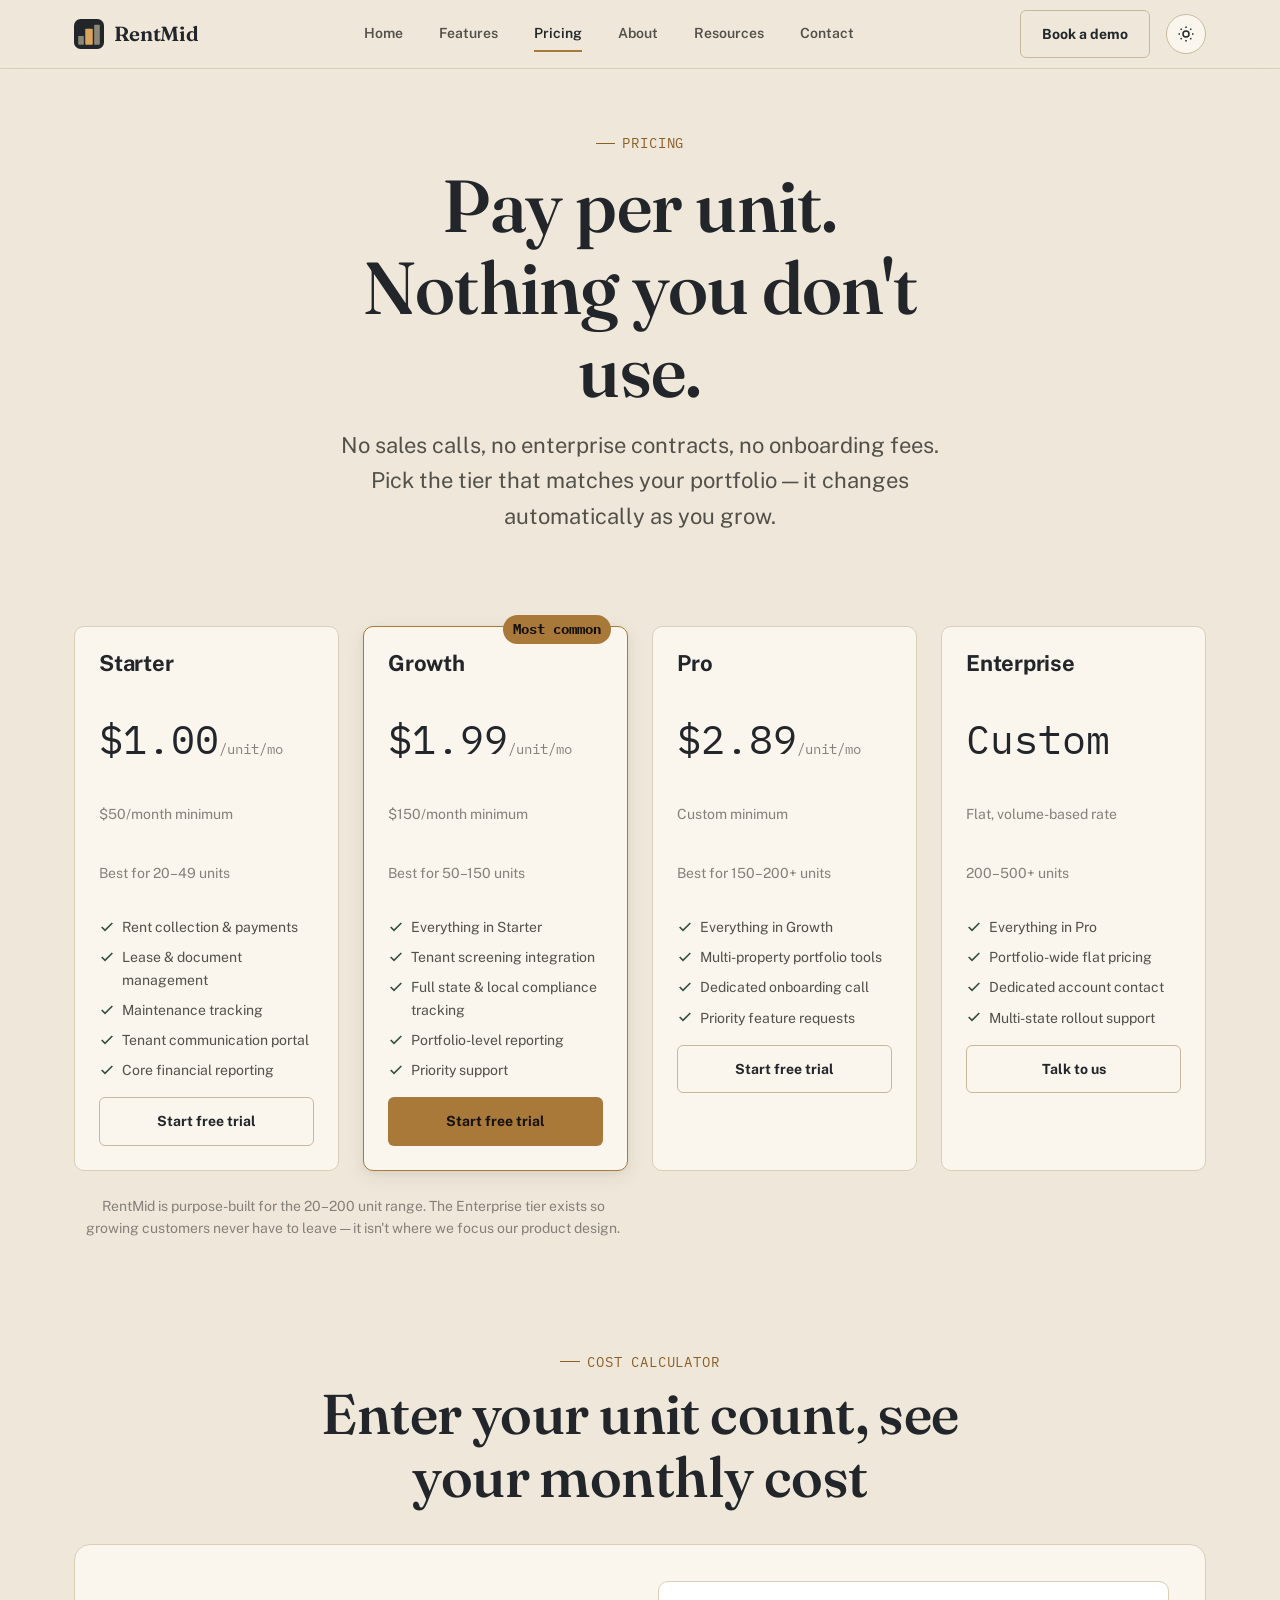
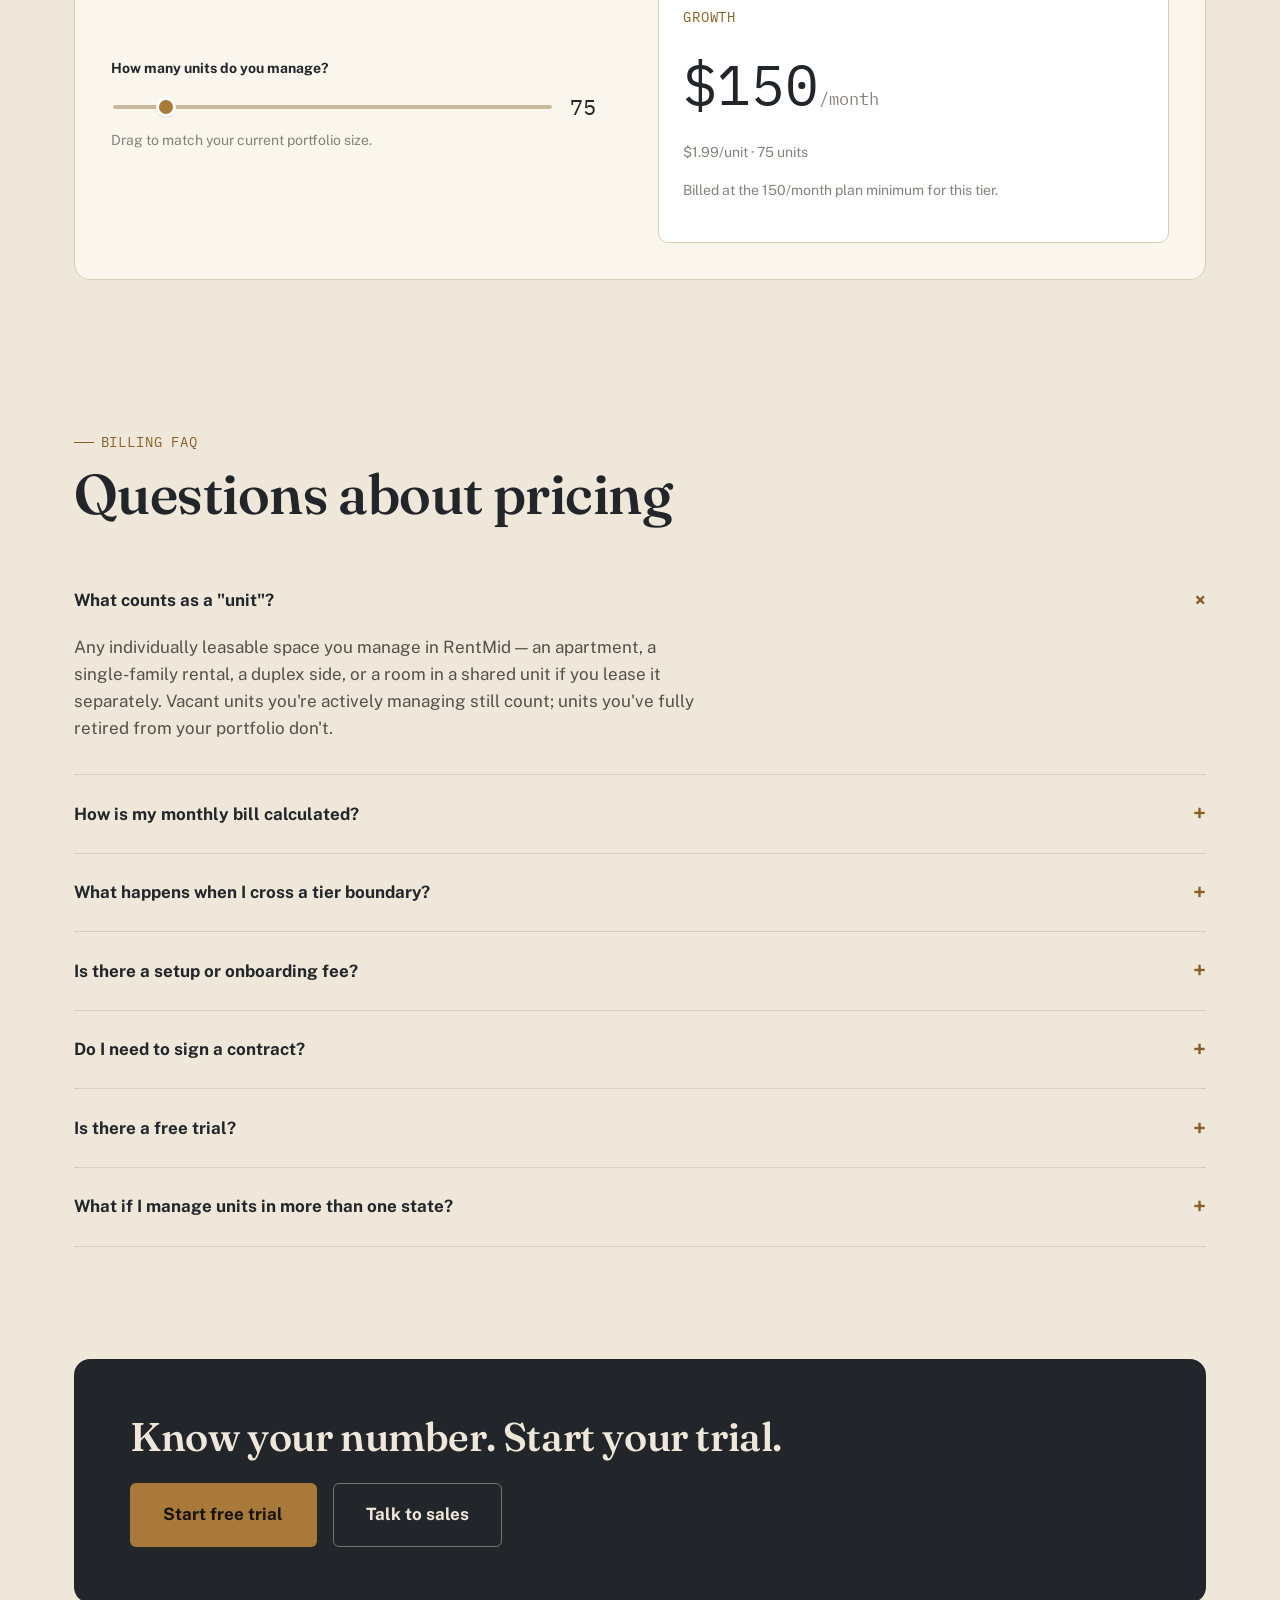
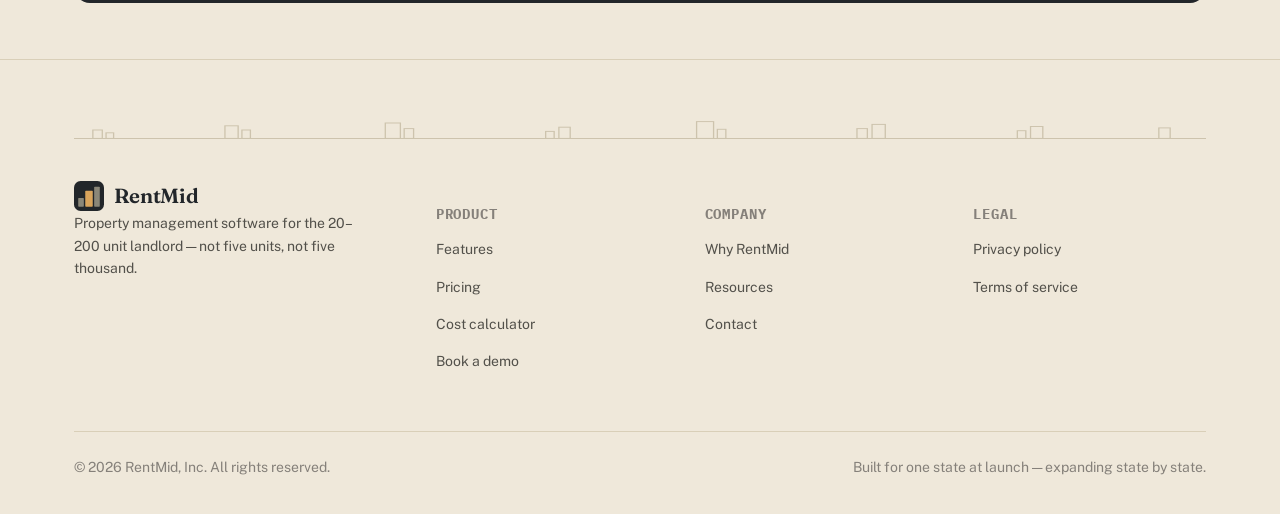
<file: pricing.html>
<!DOCTYPE html>
<html lang="en-US">
<head>
<meta charset="UTF-8">
<meta name="viewport" content="width=device-width, initial-scale=1">
<title>Pricing — Transparent Per-Unit Plans | RentMid</title>
<meta name="description" content="Simple per-unit pricing for RentMid: Starter, Growth, Pro, and Enterprise plans. Enter your unit count to see your exact monthly cost, no sales call required.">
<meta name="robots" content="index,follow">
<link rel="canonical" href="https://www.rentmid.com/pricing.html">
<meta name="theme-color" content="#EFE8DA" media="(prefers-color-scheme: light)">
<meta name="theme-color" content="#14181A" media="(prefers-color-scheme: dark)">

<meta property="og:type" content="website">
<meta property="og:site_name" content="RentMid">
<meta property="og:title" content="Pricing — Transparent Per-Unit Plans | RentMid">
<meta property="og:description" content="Simple per-unit pricing for RentMid: Starter, Growth, Pro, and Enterprise plans. Enter your unit count to see your exact monthly cost, no sales call required.">
<meta property="og:url" content="https://www.rentmid.com/pricing.html">
<meta property="og:image" content="https://www.rentmid.com/og-image.svg">
<meta name="twitter:card" content="summary_large_image">
<meta name="twitter:title" content="Pricing — Transparent Per-Unit Plans | RentMid">
<meta name="twitter:description" content="Simple per-unit pricing for RentMid: Starter, Growth, Pro, and Enterprise plans. Enter your unit count to see your exact monthly cost, no sales call required.">

<link rel="icon" type="image/svg+xml" href="mark.svg">
<link rel="apple-touch-icon" href="mark.svg">

<link rel="preconnect" href="https://fonts.googleapis.com">
<link rel="preconnect" href="https://fonts.gstatic.com" crossorigin>
<link href="https://fonts.googleapis.com/css2?family=Fraunces:opsz,wght@9..144,400..700&family=Public+Sans:wght@400;500;600;700&family=IBM+Plex+Mono:wght@400;500&display=swap" rel="stylesheet">

<link rel="stylesheet" href="tokens.css">
<link rel="stylesheet" href="base.css">
<link rel="stylesheet" href="components.css">

</head>
<body>
<a class="skip-link" href="#main">Skip to content</a>
<header class="site-header">
  <div class="container nav">
    <a class="brand" href="index.html" aria-label="RentMid home">
      <svg viewBox="0 0 64 64" xmlns="http://www.w3.org/2000/svg" aria-hidden="true">
        <rect width="64" height="64" rx="14" fill="#22262A"/>
        <rect x="9" y="36" width="12" height="19" rx="1.5" fill="#8B8778"/>
        <rect x="24" y="21" width="16" height="34" rx="1.5" fill="#D9A45B"/>
        <rect x="43" y="12" width="12" height="43" rx="1.5" fill="#8B8778"/>
      </svg>
      <span class="brand-word">RentMid</span>
    </a>

    <nav class="nav-links" aria-label="Primary">
      <a href="index.html">Home</a>
      <a href="features.html">Features</a>
      <a href="pricing.html">Pricing</a>
      <a href="about.html">About</a>
      <a href="blog.html">Resources</a>
      <a href="contact.html">Contact</a>
    </nav>

    <div class="nav-right">
      <a href="contact.html" class="btn btn-secondary nav-cta">Book a demo</a>
      <button class="theme-toggle" type="button" aria-pressed="false" aria-label="Toggle dark mode">
        <svg class="icon-sun" viewBox="0 0 24 24" fill="none" stroke="currentColor" stroke-width="2" aria-hidden="true"><circle cx="12" cy="12" r="4"/><path d="M12 2v2M12 20v2M4.9 4.9l1.4 1.4M17.7 17.7l1.4 1.4M2 12h2M20 12h2M4.9 19.1l1.4-1.4M17.7 6.3l1.4-1.4"/></svg>
        <svg class="icon-moon" viewBox="0 0 24 24" fill="none" stroke="currentColor" stroke-width="2" aria-hidden="true"><path d="M21 12.8A9 9 0 1 1 11.2 3 7 7 0 0 0 21 12.8Z"/></svg>
      </button>
      <button class="nav-toggle" type="button" aria-label="Toggle menu" aria-expanded="false">
        <svg viewBox="0 0 24 24" fill="none" stroke="currentColor" stroke-width="2" aria-hidden="true"><line x1="3" y1="6" x2="21" y2="6"/><line x1="3" y1="12" x2="21" y2="12"/><line x1="3" y1="18" x2="21" y2="18"/></svg>
      </button>
    </div>
  </div>
  <div class="container">
    <nav class="mobile-menu" aria-label="Mobile">
      <a href="index.html">Home</a>
      <a href="features.html">Features</a>
      <a href="pricing.html">Pricing</a>
      <a href="about.html">About</a>
      <a href="blog.html">Resources</a>
      <a href="contact.html">Contact</a>
    </nav>
  </div>
</header>

<main id="main">
<section class="container section--tight">
  <div class="section-head center reveal" style="margin-inline:auto; text-align:center;">
    <span class="eyebrow">Pricing</span>
    <h1>Pay per unit. Nothing you don't use.</h1>
    <p class="lede" style="margin-inline:auto;">No sales calls, no enterprise contracts, no onboarding fees. Pick the tier that matches your portfolio — it changes automatically as you grow.</p>
  </div>
</section>

<section class="container">
  <div class="pricing-grid">
    <div class="card price-card reveal">
      <h4>Starter</h4>
      <p class="price-amount">$1.00<span>/unit/mo</span></p>
      <p class="price-min">$50/month minimum</p>
      <p class="field-hint">Best for 20–49 units</p>
      <ul>
        <li><svg viewBox="0 0 24 24" fill="none" stroke="currentColor" stroke-width="2.5"><path d="M20 6 9 17l-5-5"/></svg>Rent collection & payments</li>
        <li><svg viewBox="0 0 24 24" fill="none" stroke="currentColor" stroke-width="2.5"><path d="M20 6 9 17l-5-5"/></svg>Lease & document management</li>
        <li><svg viewBox="0 0 24 24" fill="none" stroke="currentColor" stroke-width="2.5"><path d="M20 6 9 17l-5-5"/></svg>Maintenance tracking</li>
        <li><svg viewBox="0 0 24 24" fill="none" stroke="currentColor" stroke-width="2.5"><path d="M20 6 9 17l-5-5"/></svg>Tenant communication portal</li>
        <li><svg viewBox="0 0 24 24" fill="none" stroke="currentColor" stroke-width="2.5"><path d="M20 6 9 17l-5-5"/></svg>Core financial reporting</li>
      </ul>
      <a href="contact.html" class="btn btn-secondary btn-block">Start free trial</a>
    </div>

    <div class="card price-card is-featured reveal">
      <span class="badge">Most common</span>
      <h4>Growth</h4>
      <p class="price-amount">$1.99<span>/unit/mo</span></p>
      <p class="price-min">$150/month minimum</p>
      <p class="field-hint">Best for 50–150 units</p>
      <ul>
        <li><svg viewBox="0 0 24 24" fill="none" stroke="currentColor" stroke-width="2.5"><path d="M20 6 9 17l-5-5"/></svg>Everything in Starter</li>
        <li><svg viewBox="0 0 24 24" fill="none" stroke="currentColor" stroke-width="2.5"><path d="M20 6 9 17l-5-5"/></svg>Tenant screening integration</li>
        <li><svg viewBox="0 0 24 24" fill="none" stroke="currentColor" stroke-width="2.5"><path d="M20 6 9 17l-5-5"/></svg>Full state & local compliance tracking</li>
        <li><svg viewBox="0 0 24 24" fill="none" stroke="currentColor" stroke-width="2.5"><path d="M20 6 9 17l-5-5"/></svg>Portfolio-level reporting</li>
        <li><svg viewBox="0 0 24 24" fill="none" stroke="currentColor" stroke-width="2.5"><path d="M20 6 9 17l-5-5"/></svg>Priority support</li>
      </ul>
      <a href="contact.html" class="btn btn-primary btn-block">Start free trial</a>
    </div>

    <div class="card price-card reveal">
      <h4>Pro</h4>
      <p class="price-amount">$2.89<span>/unit/mo</span></p>
      <p class="price-min">Custom minimum</p>
      <p class="field-hint">Best for 150–200+ units</p>
      <ul>
        <li><svg viewBox="0 0 24 24" fill="none" stroke="currentColor" stroke-width="2.5"><path d="M20 6 9 17l-5-5"/></svg>Everything in Growth</li>
        <li><svg viewBox="0 0 24 24" fill="none" stroke="currentColor" stroke-width="2.5"><path d="M20 6 9 17l-5-5"/></svg>Multi-property portfolio tools</li>
        <li><svg viewBox="0 0 24 24" fill="none" stroke="currentColor" stroke-width="2.5"><path d="M20 6 9 17l-5-5"/></svg>Dedicated onboarding call</li>
        <li><svg viewBox="0 0 24 24" fill="none" stroke="currentColor" stroke-width="2.5"><path d="M20 6 9 17l-5-5"/></svg>Priority feature requests</li>
      </ul>
      <a href="contact.html" class="btn btn-secondary btn-block">Start free trial</a>
    </div>

    <div class="card price-card reveal">
      <h4>Enterprise</h4>
      <p class="price-amount">Custom</p>
      <p class="price-min">Flat, volume-based rate</p>
      <p class="field-hint">200–500+ units</p>
      <ul>
        <li><svg viewBox="0 0 24 24" fill="none" stroke="currentColor" stroke-width="2.5"><path d="M20 6 9 17l-5-5"/></svg>Everything in Pro</li>
        <li><svg viewBox="0 0 24 24" fill="none" stroke="currentColor" stroke-width="2.5"><path d="M20 6 9 17l-5-5"/></svg>Portfolio-wide flat pricing</li>
        <li><svg viewBox="0 0 24 24" fill="none" stroke="currentColor" stroke-width="2.5"><path d="M20 6 9 17l-5-5"/></svg>Dedicated account contact</li>
        <li><svg viewBox="0 0 24 24" fill="none" stroke="currentColor" stroke-width="2.5"><path d="M20 6 9 17l-5-5"/></svg>Multi-state rollout support</li>
      </ul>
      <a href="contact.html" class="btn btn-secondary btn-block">Talk to us</a>
    </div>
  </div>
  <p class="field-hint" style="text-align:center; margin-top: var(--space-4);">RentMid is purpose-built for the 20–200 unit range. The Enterprise tier exists so growing customers never have to leave — it isn't where we focus our product design.</p>
</section>

<section class="container section" id="calculator">
  <div class="section-head center reveal" style="margin-inline:auto; text-align:center;">
    <span class="eyebrow">Cost calculator</span>
    <h2>Enter your unit count, see your monthly cost</h2>
  </div>
  <div class="card calculator reveal">
    <div class="calc-input">
      <label for="unit-slider">How many units do you manage?</label>
      <div class="calc-slider-row">
        <input type="range" id="unit-slider" min="20" max="550" step="5" value="75" aria-describedby="unit-count-out">
        <output id="unit-count-out" for="unit-slider">75</output>
      </div>
      <p class="field-hint">Drag to match your current portfolio size.</p>
    </div>
    <div class="calc-result">
      <div class="tier-name" id="calc-tier-name">Growth</div>
      <div class="amount" id="calc-amount">$150<span>/month</span></div>
      <p class="price-min" id="calc-per-unit">$1.99/unit · 75 units</p>
      <p class="field-hint" id="calc-note">Billed at the plan minimum for this tier.</p>
    </div>
  </div>
</section>

<section class="container section--tight">
  <div class="section-head reveal">
    <span class="eyebrow">Billing FAQ</span>
    <h2>Questions about pricing</h2>
  </div>
  <div class="reveal">
    <details class="faq-item" open>
      <summary>What counts as a "unit"?<span class="plus">+</span></summary>
      <p>Any individually leasable space you manage in RentMid — an apartment, a single-family rental, a duplex side, or a room in a shared unit if you lease it separately. Vacant units you're actively managing still count; units you've fully retired from your portfolio don't.</p>
    </details>
    <details class="faq-item">
      <summary>How is my monthly bill calculated?<span class="plus">+</span></summary>
      <p>Your unit count is multiplied by your tier's per-unit rate, with a plan minimum applied if that total falls below it. If you're on Growth with 80 units, for example, that's 80 × $1.99 = $159.20/month.</p>
    </details>
    <details class="faq-item">
      <summary>What happens when I cross a tier boundary?<span class="plus">+</span></summary>
      <p>Your plan updates automatically to the tier matching your unit count at your next billing cycle — no re-signing, no sales call, no downtime. You can also request an immediate tier change from your account settings.</p>
    </details>
    <details class="faq-item">
      <summary>Is there a setup or onboarding fee?<span class="plus">+</span></summary>
      <p>No, on Starter and Growth. Pro includes an optional dedicated onboarding call at no extra cost, and Enterprise onboarding is scoped as part of your custom agreement.</p>
    </details>
    <details class="faq-item">
      <summary>Do I need to sign a contract?<span class="plus">+</span></summary>
      <p>Starter, Growth, and Pro are month-to-month — cancel anytime. Enterprise customers can choose a month-to-month or annual arrangement depending on what works for their organization.</p>
    </details>
    <details class="faq-item">
      <summary>Is there a free trial?<span class="plus">+</span></summary>
      <p>Yes. Every new account gets a full-featured trial period before your first bill, so you can run RentMid against your actual rent roll before you commit to anything.</p>
    </details>
    <details class="faq-item">
      <summary>What if I manage units in more than one state?<span class="plus">+</span></summary>
      <p>RentMid launches with full compliance support for one state and expands state by state. If you manage units outside our current coverage, our team will tell you exactly what's supported today before you sign up — nothing is silently assumed to be compliant.</p>
    </details>
  </div>
</section>

<section class="container section--tight">
  <div class="cta-band reveal">
    <h2>Know your number. Start your trial.</h2>
    <div class="hero-cta" style="margin-top:0;">
      <a href="contact.html" class="btn btn-primary btn-lg">Start free trial</a>
      <a href="contact.html" class="btn btn-secondary btn-lg">Talk to sales</a>
    </div>
  </div>
</section>

</main>
<footer class="site-footer">
  <div class="container">
    <img class="skyline-rule" src="skyline-rule.svg" alt="" style="margin-bottom: var(--space-5);">
    <div class="footer-grid">
      <div class="footer-brand">
        <a class="brand" href="index.html" aria-label="RentMid home">
          <svg viewBox="0 0 64 64" width="28" height="28" xmlns="http://www.w3.org/2000/svg" aria-hidden="true">
            <rect width="64" height="64" rx="14" fill="#22262A"/>
            <rect x="9" y="36" width="12" height="19" rx="1.5" fill="#8B8778"/>
            <rect x="24" y="21" width="16" height="34" rx="1.5" fill="#D9A45B"/>
            <rect x="43" y="12" width="12" height="43" rx="1.5" fill="#8B8778"/>
          </svg>
          <span class="brand-word">RentMid</span>
        </a>
        <p>Property management software for the 20–200 unit landlord — not five units, not five thousand.</p>
      </div>
      <div class="footer-col">
        <h5>Product</h5>
        <ul>
          <li><a href="features.html">Features</a></li>
          <li><a href="pricing.html">Pricing</a></li>
          <li><a href="pricing.html#calculator">Cost calculator</a></li>
          <li><a href="contact.html">Book a demo</a></li>
        </ul>
      </div>
      <div class="footer-col">
        <h5>Company</h5>
        <ul>
          <li><a href="about.html">Why RentMid</a></li>
          <li><a href="blog.html">Resources</a></li>
          <li><a href="contact.html">Contact</a></li>
        </ul>
      </div>
      <div class="footer-col">
        <h5>Legal</h5>
        <ul>
          <li><a href="privacy.html">Privacy policy</a></li>
          <li><a href="terms.html">Terms of service</a></li>
        </ul>
      </div>
    </div>
    <div class="footer-bottom">
      <span>© 2026 RentMid, Inc. All rights reserved.</span>
      <span>Built for one state at launch — expanding state by state.</span>
    </div>
  </div>
</footer>
<script src="main.js"></script>

</body>
</html>
</file>
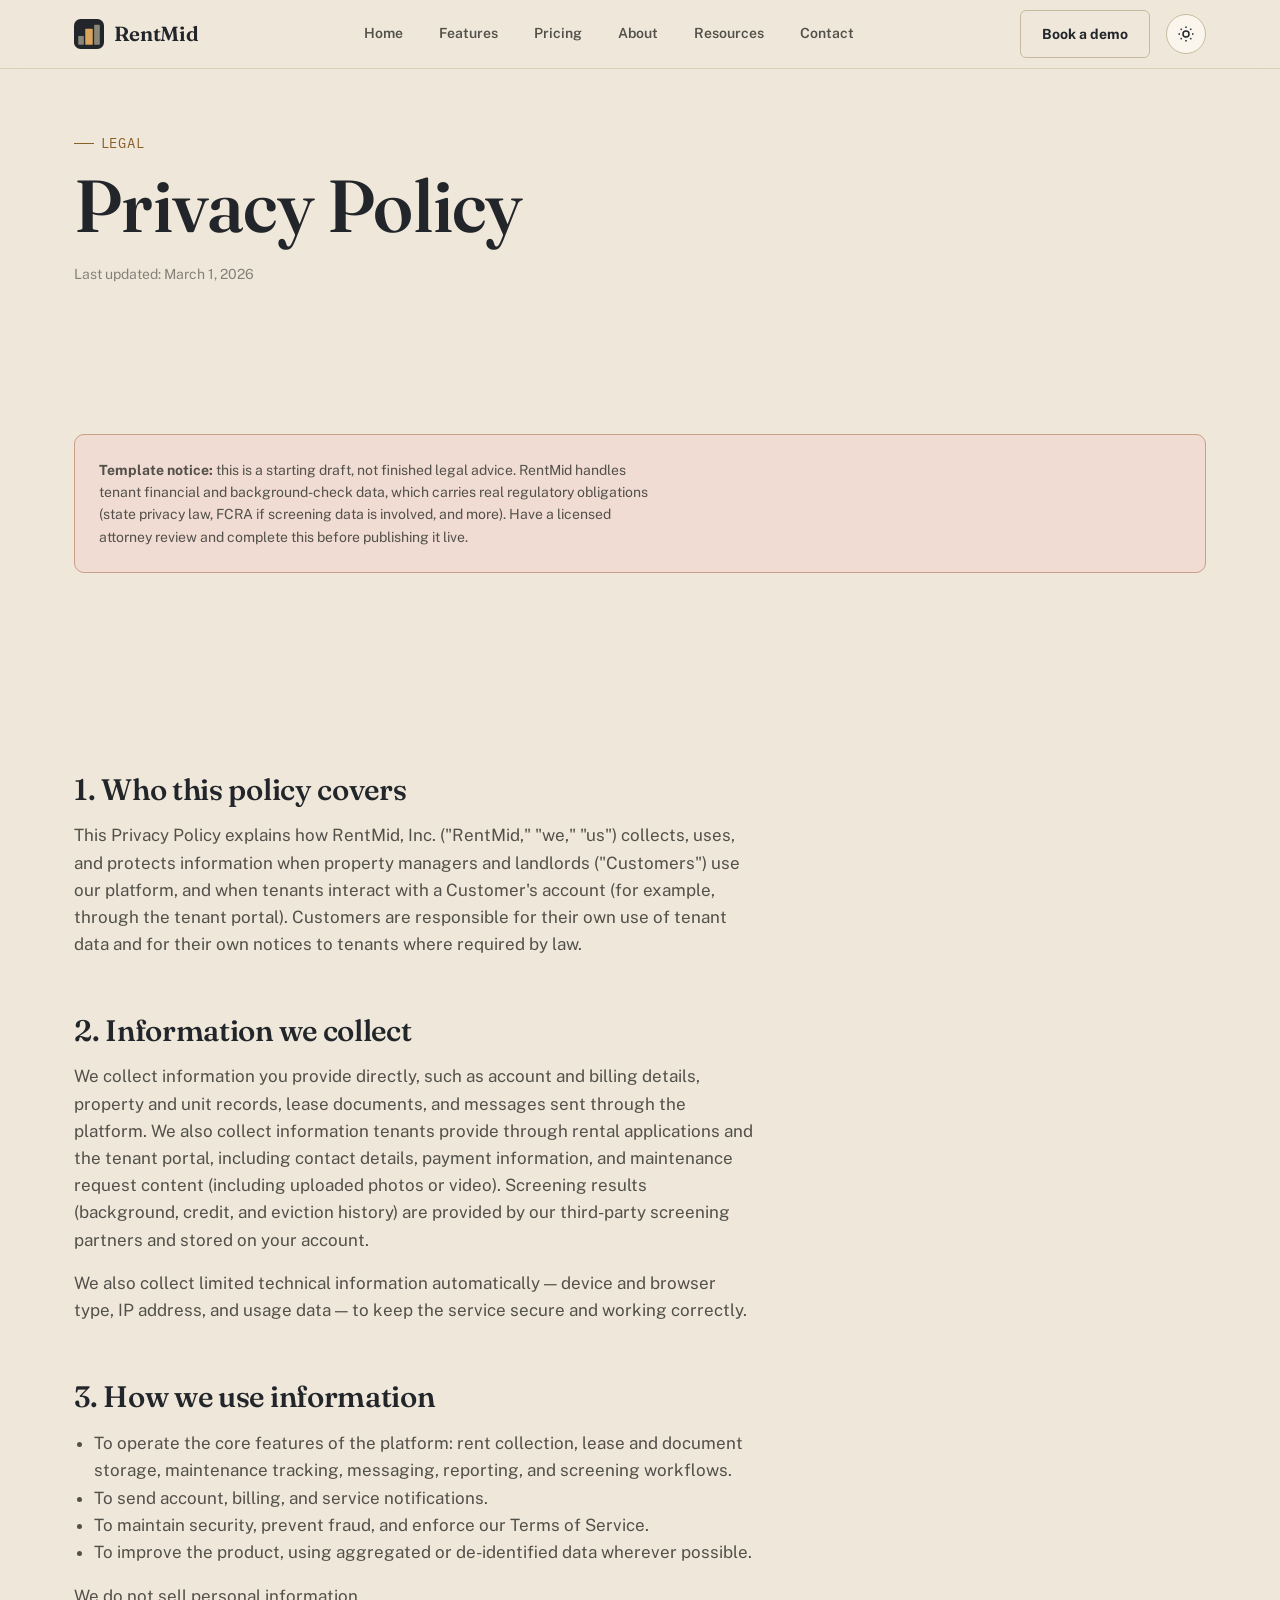
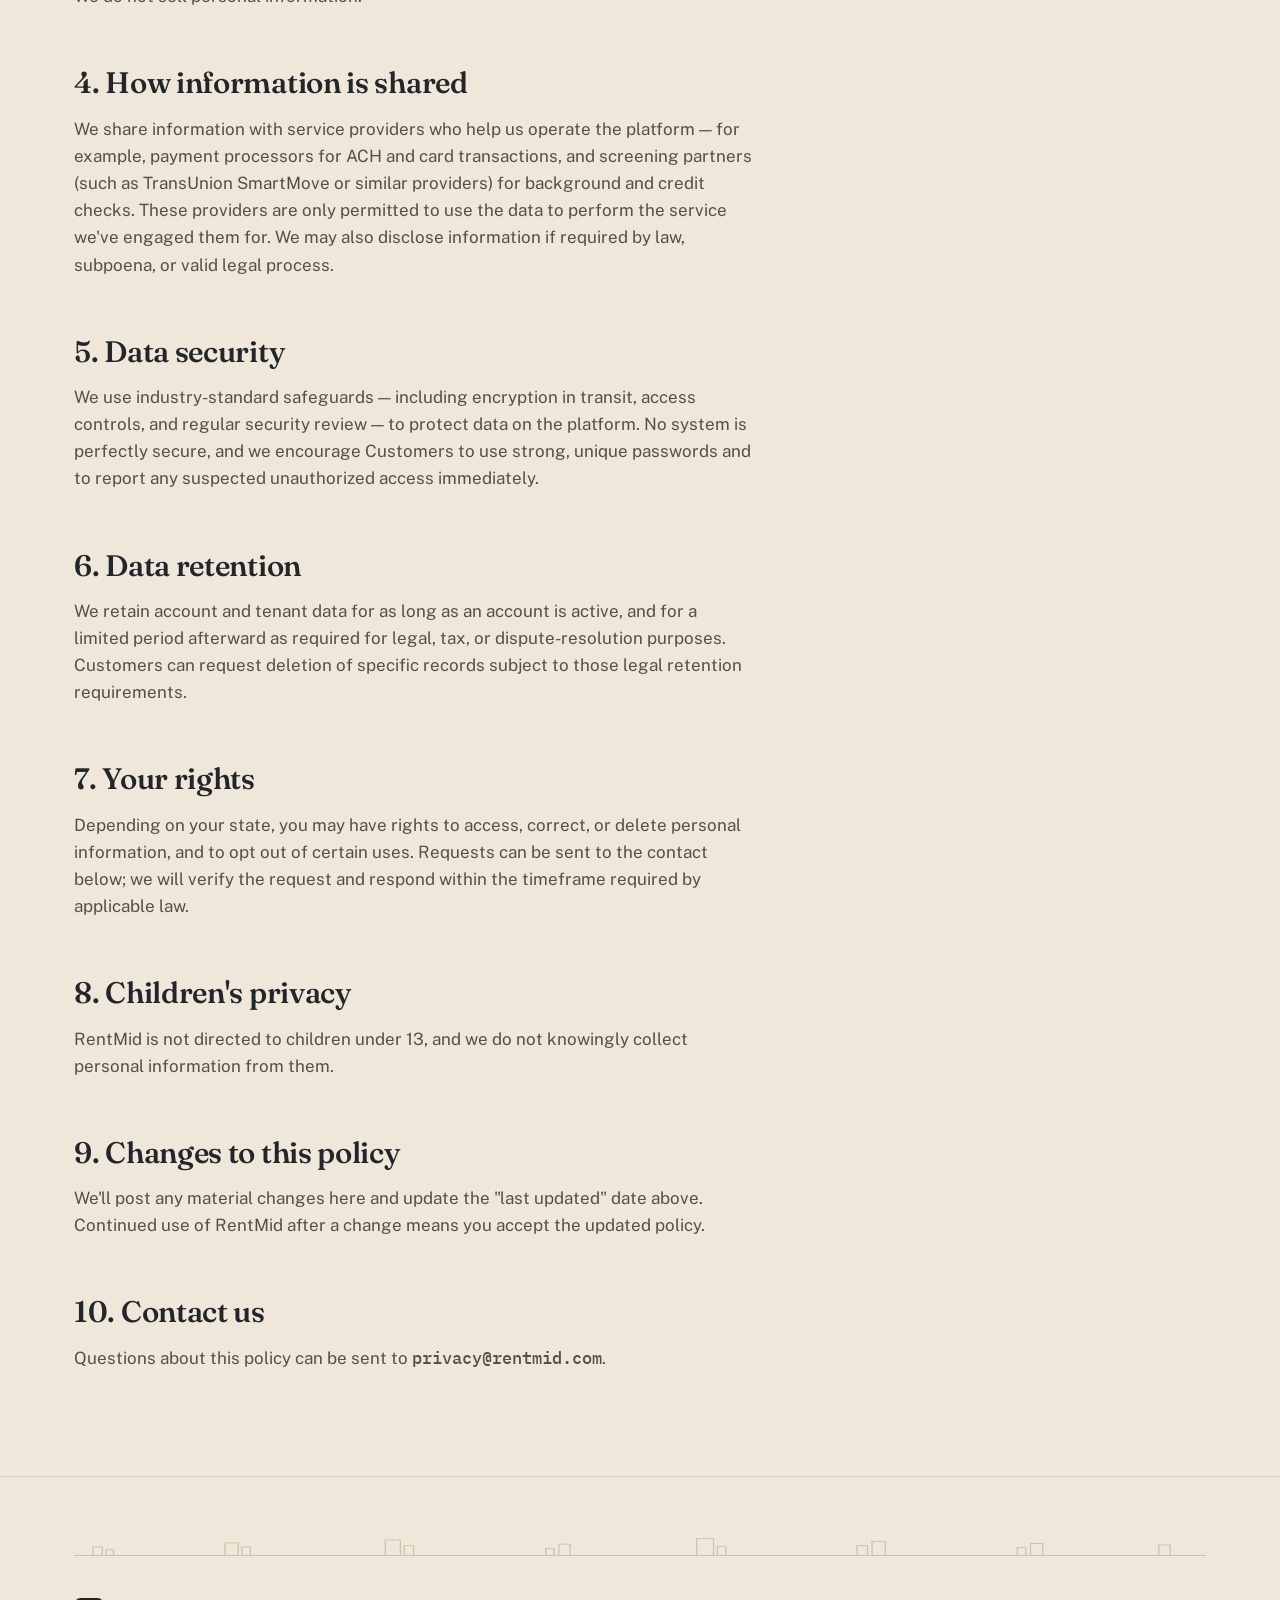
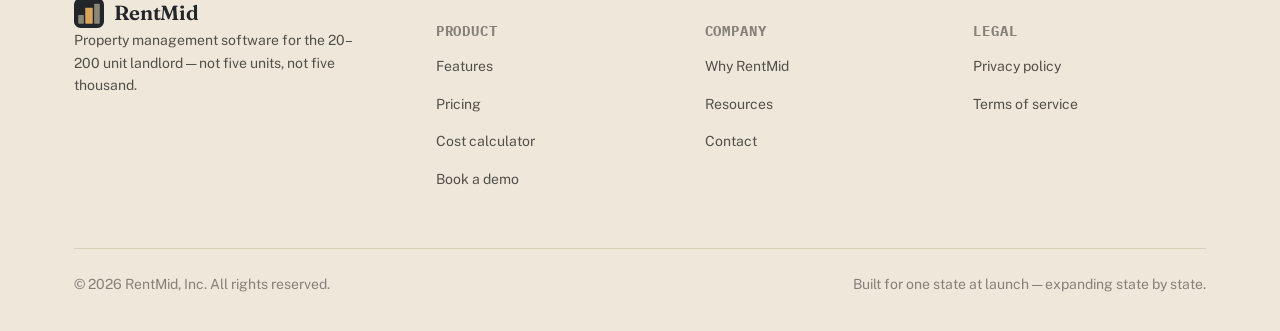
<file: privacy.html>
<!DOCTYPE html>
<html lang="en-US">
<head>
<meta charset="UTF-8">
<meta name="viewport" content="width=device-width, initial-scale=1">
<title>Privacy Policy | RentMid</title>
<meta name="description" content="How RentMid collects, uses, and protects landlord and tenant data.">
<meta name="robots" content="index,follow">
<link rel="canonical" href="https://www.rentmid.com/privacy.html">
<meta name="theme-color" content="#EFE8DA" media="(prefers-color-scheme: light)">
<meta name="theme-color" content="#14181A" media="(prefers-color-scheme: dark)">

<meta property="og:type" content="website">
<meta property="og:site_name" content="RentMid">
<meta property="og:title" content="Privacy Policy | RentMid">
<meta property="og:description" content="How RentMid collects, uses, and protects landlord and tenant data.">
<meta property="og:url" content="https://www.rentmid.com/privacy.html">
<meta property="og:image" content="https://www.rentmid.com/og-image.svg">
<meta name="twitter:card" content="summary_large_image">
<meta name="twitter:title" content="Privacy Policy | RentMid">
<meta name="twitter:description" content="How RentMid collects, uses, and protects landlord and tenant data.">

<link rel="icon" type="image/svg+xml" href="mark.svg">
<link rel="apple-touch-icon" href="mark.svg">

<link rel="preconnect" href="https://fonts.googleapis.com">
<link rel="preconnect" href="https://fonts.gstatic.com" crossorigin>
<link href="https://fonts.googleapis.com/css2?family=Fraunces:opsz,wght@9..144,400..700&family=Public+Sans:wght@400;500;600;700&family=IBM+Plex+Mono:wght@400;500&display=swap" rel="stylesheet">

<link rel="stylesheet" href="tokens.css">
<link rel="stylesheet" href="base.css">
<link rel="stylesheet" href="components.css">

</head>
<body>
<a class="skip-link" href="#main">Skip to content</a>
<header class="site-header">
  <div class="container nav">
    <a class="brand" href="index.html" aria-label="RentMid home">
      <svg viewBox="0 0 64 64" xmlns="http://www.w3.org/2000/svg" aria-hidden="true">
        <rect width="64" height="64" rx="14" fill="#22262A"/>
        <rect x="9" y="36" width="12" height="19" rx="1.5" fill="#8B8778"/>
        <rect x="24" y="21" width="16" height="34" rx="1.5" fill="#D9A45B"/>
        <rect x="43" y="12" width="12" height="43" rx="1.5" fill="#8B8778"/>
      </svg>
      <span class="brand-word">RentMid</span>
    </a>

    <nav class="nav-links" aria-label="Primary">
      <a href="index.html">Home</a>
      <a href="features.html">Features</a>
      <a href="pricing.html">Pricing</a>
      <a href="about.html">About</a>
      <a href="blog.html">Resources</a>
      <a href="contact.html">Contact</a>
    </nav>

    <div class="nav-right">
      <a href="contact.html" class="btn btn-secondary nav-cta">Book a demo</a>
      <button class="theme-toggle" type="button" aria-pressed="false" aria-label="Toggle dark mode">
        <svg class="icon-sun" viewBox="0 0 24 24" fill="none" stroke="currentColor" stroke-width="2" aria-hidden="true"><circle cx="12" cy="12" r="4"/><path d="M12 2v2M12 20v2M4.9 4.9l1.4 1.4M17.7 17.7l1.4 1.4M2 12h2M20 12h2M4.9 19.1l1.4-1.4M17.7 6.3l1.4-1.4"/></svg>
        <svg class="icon-moon" viewBox="0 0 24 24" fill="none" stroke="currentColor" stroke-width="2" aria-hidden="true"><path d="M21 12.8A9 9 0 1 1 11.2 3 7 7 0 0 0 21 12.8Z"/></svg>
      </button>
      <button class="nav-toggle" type="button" aria-label="Toggle menu" aria-expanded="false">
        <svg viewBox="0 0 24 24" fill="none" stroke="currentColor" stroke-width="2" aria-hidden="true"><line x1="3" y1="6" x2="21" y2="6"/><line x1="3" y1="12" x2="21" y2="12"/><line x1="3" y1="18" x2="21" y2="18"/></svg>
      </button>
    </div>
  </div>
  <div class="container">
    <nav class="mobile-menu" aria-label="Mobile">
      <a href="index.html">Home</a>
      <a href="features.html">Features</a>
      <a href="pricing.html">Pricing</a>
      <a href="about.html">About</a>
      <a href="blog.html">Resources</a>
      <a href="contact.html">Contact</a>
    </nav>
  </div>
</header>

<main id="main">
<section class="container section--tight">
  <div class="section-head reveal">
    <span class="eyebrow">Legal</span>
    <h1>Privacy Policy</h1>
    <p class="field-hint">Last updated: March 1, 2026</p>
  </div>
</section>

<section class="container section--tight">
  <div class="card reveal" style="background: var(--clay-tint); border-color: color-mix(in srgb, var(--clay) 35%, var(--line));">
    <p style="margin:0; font-size: var(--step--1);"><strong>Template notice:</strong> this is a starting draft, not finished legal advice. RentMid handles tenant financial and background-check data, which carries real regulatory obligations (state privacy law, FCRA if screening data is involved, and more). Have a licensed attorney review and complete this before publishing it live.</p>
  </div>
</section>

<article class="container section article-body">
  <div class="reveal">
    <h2>1. Who this policy covers</h2>
    <p>This Privacy Policy explains how RentMid, Inc. ("RentMid," "we," "us") collects, uses, and protects information when property managers and landlords ("Customers") use our platform, and when tenants interact with a Customer's account (for example, through the tenant portal). Customers are responsible for their own use of tenant data and for their own notices to tenants where required by law.</p>

    <h2>2. Information we collect</h2>
    <p>We collect information you provide directly, such as account and billing details, property and unit records, lease documents, and messages sent through the platform. We also collect information tenants provide through rental applications and the tenant portal, including contact details, payment information, and maintenance request content (including uploaded photos or video). Screening results (background, credit, and eviction history) are provided by our third-party screening partners and stored on your account.</p>
    <p>We also collect limited technical information automatically — device and browser type, IP address, and usage data — to keep the service secure and working correctly.</p>

    <h2>3. How we use information</h2>
    <ul>
      <li>To operate the core features of the platform: rent collection, lease and document storage, maintenance tracking, messaging, reporting, and screening workflows.</li>
      <li>To send account, billing, and service notifications.</li>
      <li>To maintain security, prevent fraud, and enforce our Terms of Service.</li>
      <li>To improve the product, using aggregated or de-identified data wherever possible.</li>
    </ul>
    <p>We do not sell personal information.</p>

    <h2>4. How information is shared</h2>
    <p>We share information with service providers who help us operate the platform — for example, payment processors for ACH and card transactions, and screening partners (such as TransUnion SmartMove or similar providers) for background and credit checks. These providers are only permitted to use the data to perform the service we've engaged them for. We may also disclose information if required by law, subpoena, or valid legal process.</p>

    <h2>5. Data security</h2>
    <p>We use industry-standard safeguards — including encryption in transit, access controls, and regular security review — to protect data on the platform. No system is perfectly secure, and we encourage Customers to use strong, unique passwords and to report any suspected unauthorized access immediately.</p>

    <h2>6. Data retention</h2>
    <p>We retain account and tenant data for as long as an account is active, and for a limited period afterward as required for legal, tax, or dispute-resolution purposes. Customers can request deletion of specific records subject to those legal retention requirements.</p>

    <h2>7. Your rights</h2>
    <p>Depending on your state, you may have rights to access, correct, or delete personal information, and to opt out of certain uses. Requests can be sent to the contact below; we will verify the request and respond within the timeframe required by applicable law.</p>

    <h2>8. Children's privacy</h2>
    <p>RentMid is not directed to children under 13, and we do not knowingly collect personal information from them.</p>

    <h2>9. Changes to this policy</h2>
    <p>We'll post any material changes here and update the "last updated" date above. Continued use of RentMid after a change means you accept the updated policy.</p>

    <h2>10. Contact us</h2>
    <p>Questions about this policy can be sent to <strong style="font-family:var(--font-mono); font-weight:500;">privacy@rentmid.com</strong>.</p>
  </div>
</article>

</main>
<footer class="site-footer">
  <div class="container">
    <img class="skyline-rule" src="skyline-rule.svg" alt="" style="margin-bottom: var(--space-5);">
    <div class="footer-grid">
      <div class="footer-brand">
        <a class="brand" href="index.html" aria-label="RentMid home">
          <svg viewBox="0 0 64 64" width="28" height="28" xmlns="http://www.w3.org/2000/svg" aria-hidden="true">
            <rect width="64" height="64" rx="14" fill="#22262A"/>
            <rect x="9" y="36" width="12" height="19" rx="1.5" fill="#8B8778"/>
            <rect x="24" y="21" width="16" height="34" rx="1.5" fill="#D9A45B"/>
            <rect x="43" y="12" width="12" height="43" rx="1.5" fill="#8B8778"/>
          </svg>
          <span class="brand-word">RentMid</span>
        </a>
        <p>Property management software for the 20–200 unit landlord — not five units, not five thousand.</p>
      </div>
      <div class="footer-col">
        <h5>Product</h5>
        <ul>
          <li><a href="features.html">Features</a></li>
          <li><a href="pricing.html">Pricing</a></li>
          <li><a href="pricing.html#calculator">Cost calculator</a></li>
          <li><a href="contact.html">Book a demo</a></li>
        </ul>
      </div>
      <div class="footer-col">
        <h5>Company</h5>
        <ul>
          <li><a href="about.html">Why RentMid</a></li>
          <li><a href="blog.html">Resources</a></li>
          <li><a href="contact.html">Contact</a></li>
        </ul>
      </div>
      <div class="footer-col">
        <h5>Legal</h5>
        <ul>
          <li><a href="privacy.html">Privacy policy</a></li>
          <li><a href="terms.html">Terms of service</a></li>
        </ul>
      </div>
    </div>
    <div class="footer-bottom">
      <span>© 2026 RentMid, Inc. All rights reserved.</span>
      <span>Built for one state at launch — expanding state by state.</span>
    </div>
  </div>
</footer>
<script src="main.js"></script>

</body>
</html>
</file>
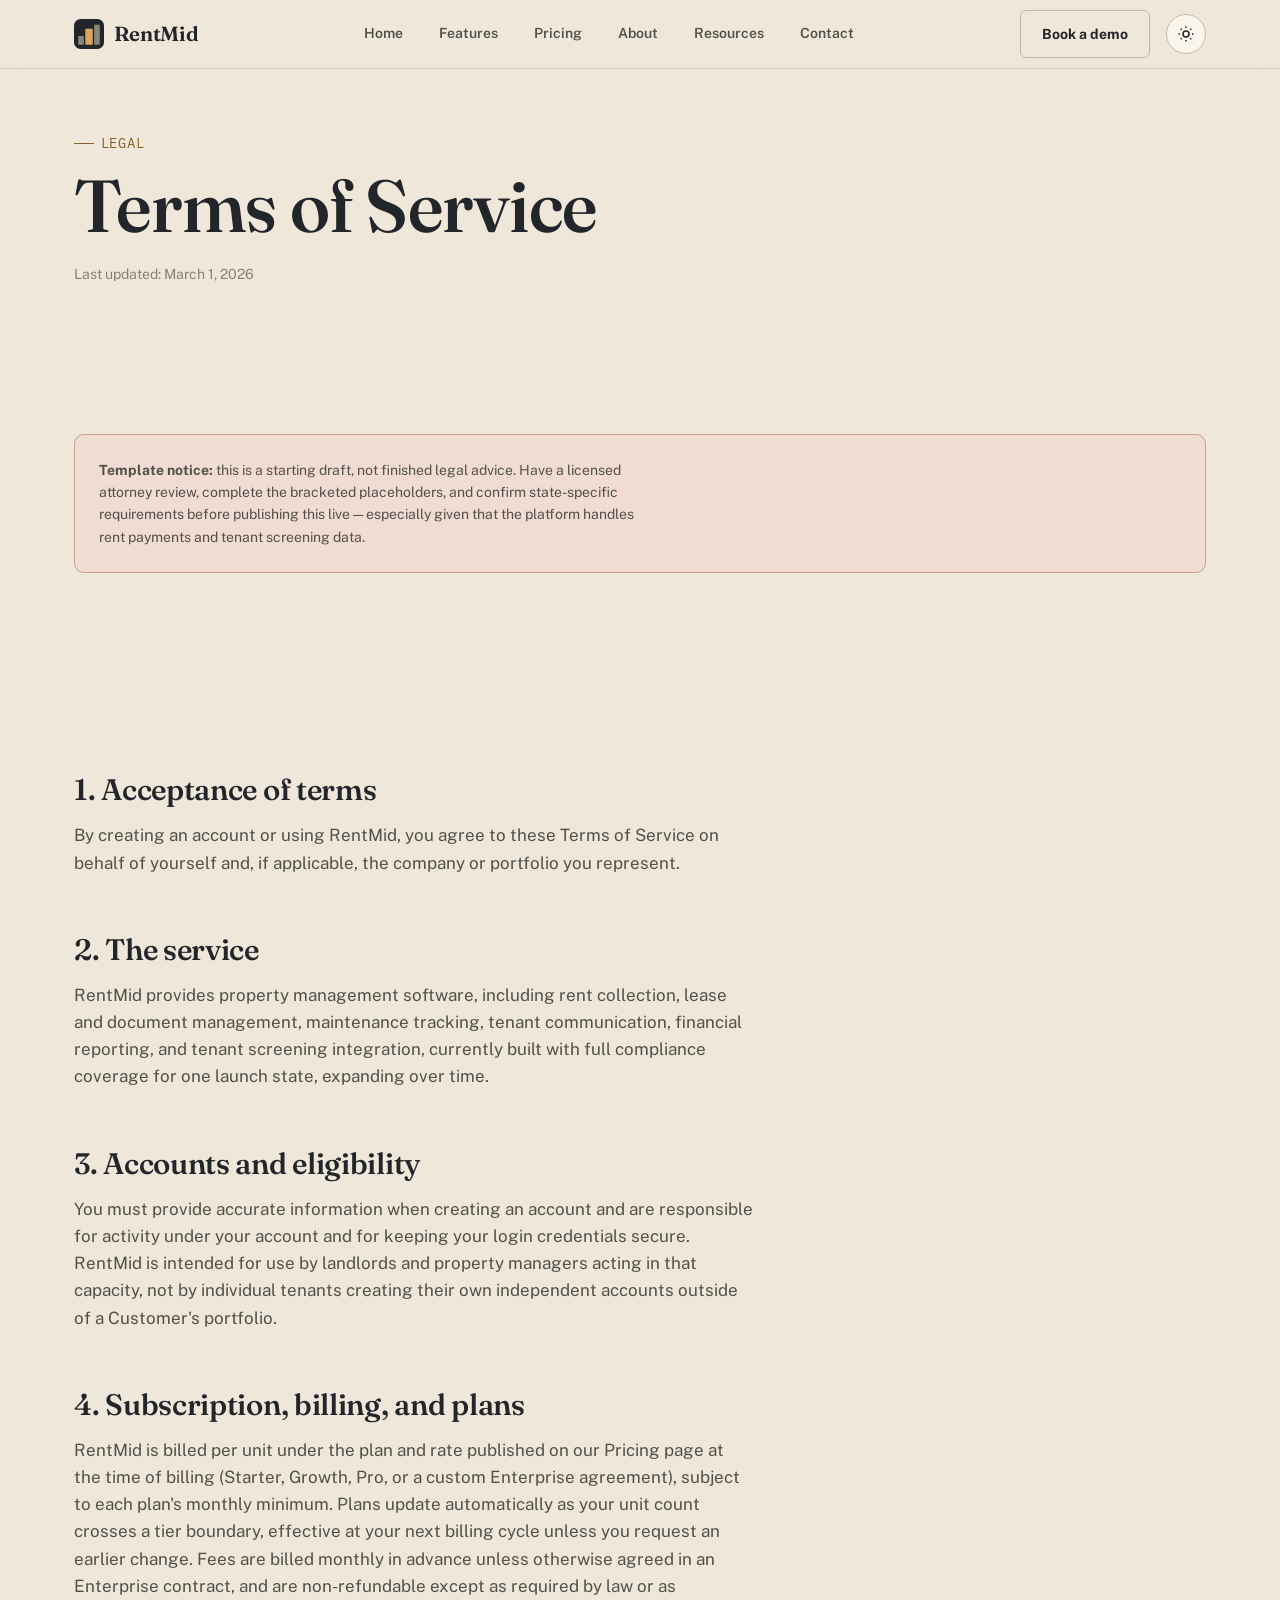
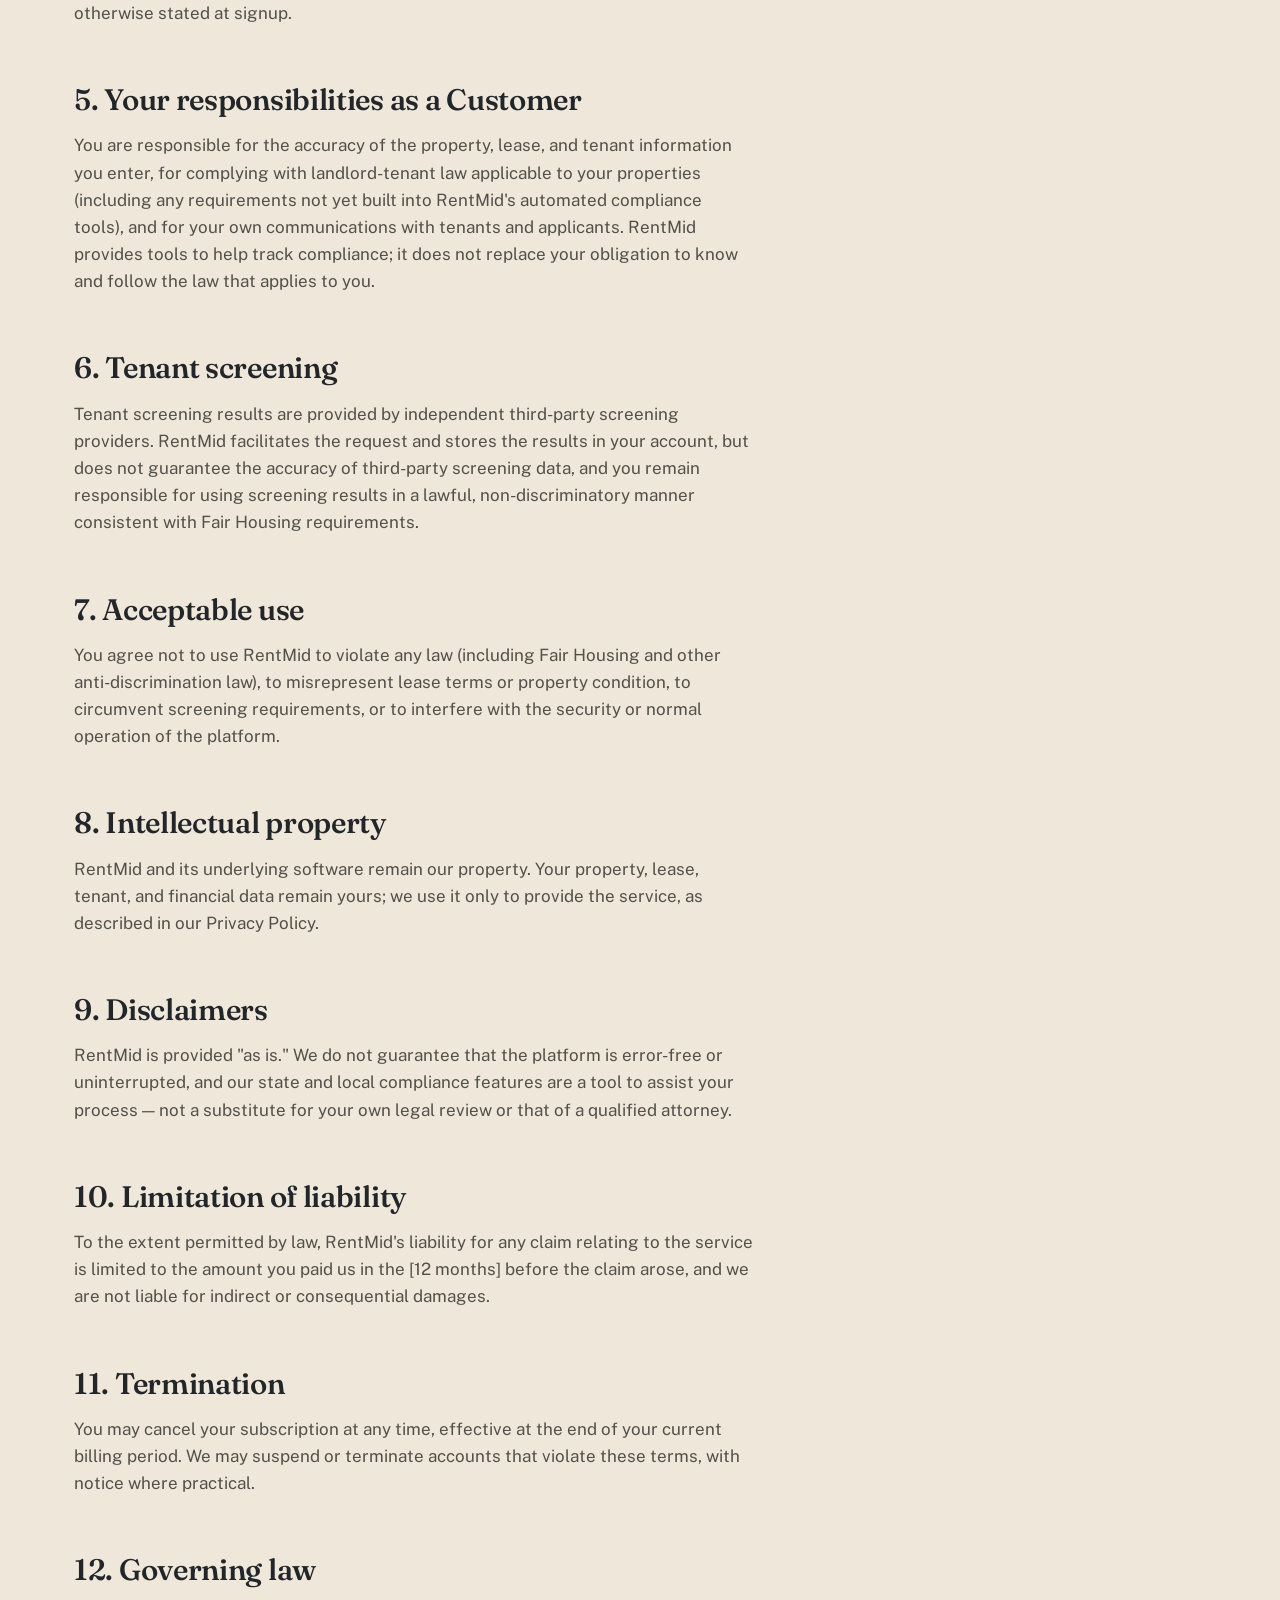
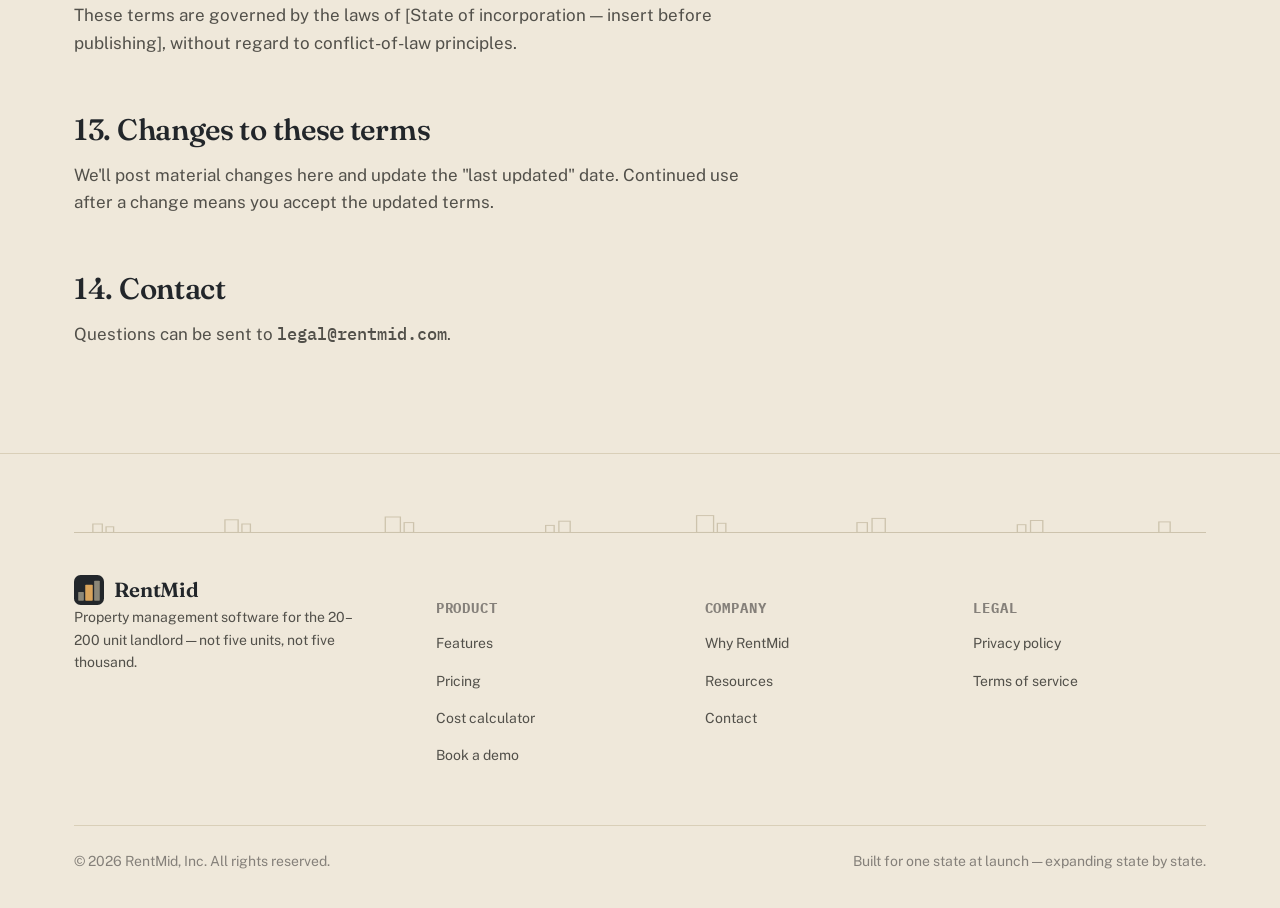
<file: terms.html>
<!DOCTYPE html>
<html lang="en-US">
<head>
<meta charset="UTF-8">
<meta name="viewport" content="width=device-width, initial-scale=1">
<title>Terms of Service | RentMid</title>
<meta name="description" content="The terms that govern use of the RentMid property management platform.">
<meta name="robots" content="index,follow">
<link rel="canonical" href="https://www.rentmid.com/terms.html">
<meta name="theme-color" content="#EFE8DA" media="(prefers-color-scheme: light)">
<meta name="theme-color" content="#14181A" media="(prefers-color-scheme: dark)">

<meta property="og:type" content="website">
<meta property="og:site_name" content="RentMid">
<meta property="og:title" content="Terms of Service | RentMid">
<meta property="og:description" content="The terms that govern use of the RentMid property management platform.">
<meta property="og:url" content="https://www.rentmid.com/terms.html">
<meta property="og:image" content="https://www.rentmid.com/og-image.svg">
<meta name="twitter:card" content="summary_large_image">
<meta name="twitter:title" content="Terms of Service | RentMid">
<meta name="twitter:description" content="The terms that govern use of the RentMid property management platform.">

<link rel="icon" type="image/svg+xml" href="mark.svg">
<link rel="apple-touch-icon" href="mark.svg">

<link rel="preconnect" href="https://fonts.googleapis.com">
<link rel="preconnect" href="https://fonts.gstatic.com" crossorigin>
<link href="https://fonts.googleapis.com/css2?family=Fraunces:opsz,wght@9..144,400..700&family=Public+Sans:wght@400;500;600;700&family=IBM+Plex+Mono:wght@400;500&display=swap" rel="stylesheet">

<link rel="stylesheet" href="tokens.css">
<link rel="stylesheet" href="base.css">
<link rel="stylesheet" href="components.css">

</head>
<body>
<a class="skip-link" href="#main">Skip to content</a>
<header class="site-header">
  <div class="container nav">
    <a class="brand" href="index.html" aria-label="RentMid home">
      <svg viewBox="0 0 64 64" xmlns="http://www.w3.org/2000/svg" aria-hidden="true">
        <rect width="64" height="64" rx="14" fill="#22262A"/>
        <rect x="9" y="36" width="12" height="19" rx="1.5" fill="#8B8778"/>
        <rect x="24" y="21" width="16" height="34" rx="1.5" fill="#D9A45B"/>
        <rect x="43" y="12" width="12" height="43" rx="1.5" fill="#8B8778"/>
      </svg>
      <span class="brand-word">RentMid</span>
    </a>

    <nav class="nav-links" aria-label="Primary">
      <a href="index.html">Home</a>
      <a href="features.html">Features</a>
      <a href="pricing.html">Pricing</a>
      <a href="about.html">About</a>
      <a href="blog.html">Resources</a>
      <a href="contact.html">Contact</a>
    </nav>

    <div class="nav-right">
      <a href="contact.html" class="btn btn-secondary nav-cta">Book a demo</a>
      <button class="theme-toggle" type="button" aria-pressed="false" aria-label="Toggle dark mode">
        <svg class="icon-sun" viewBox="0 0 24 24" fill="none" stroke="currentColor" stroke-width="2" aria-hidden="true"><circle cx="12" cy="12" r="4"/><path d="M12 2v2M12 20v2M4.9 4.9l1.4 1.4M17.7 17.7l1.4 1.4M2 12h2M20 12h2M4.9 19.1l1.4-1.4M17.7 6.3l1.4-1.4"/></svg>
        <svg class="icon-moon" viewBox="0 0 24 24" fill="none" stroke="currentColor" stroke-width="2" aria-hidden="true"><path d="M21 12.8A9 9 0 1 1 11.2 3 7 7 0 0 0 21 12.8Z"/></svg>
      </button>
      <button class="nav-toggle" type="button" aria-label="Toggle menu" aria-expanded="false">
        <svg viewBox="0 0 24 24" fill="none" stroke="currentColor" stroke-width="2" aria-hidden="true"><line x1="3" y1="6" x2="21" y2="6"/><line x1="3" y1="12" x2="21" y2="12"/><line x1="3" y1="18" x2="21" y2="18"/></svg>
      </button>
    </div>
  </div>
  <div class="container">
    <nav class="mobile-menu" aria-label="Mobile">
      <a href="index.html">Home</a>
      <a href="features.html">Features</a>
      <a href="pricing.html">Pricing</a>
      <a href="about.html">About</a>
      <a href="blog.html">Resources</a>
      <a href="contact.html">Contact</a>
    </nav>
  </div>
</header>

<main id="main">
<section class="container section--tight">
  <div class="section-head reveal">
    <span class="eyebrow">Legal</span>
    <h1>Terms of Service</h1>
    <p class="field-hint">Last updated: March 1, 2026</p>
  </div>
</section>

<section class="container section--tight">
  <div class="card reveal" style="background: var(--clay-tint); border-color: color-mix(in srgb, var(--clay) 35%, var(--line));">
    <p style="margin:0; font-size: var(--step--1);"><strong>Template notice:</strong> this is a starting draft, not finished legal advice. Have a licensed attorney review, complete the bracketed placeholders, and confirm state-specific requirements before publishing this live — especially given that the platform handles rent payments and tenant screening data.</p>
  </div>
</section>

<article class="container section article-body">
  <div class="reveal">
    <h2>1. Acceptance of terms</h2>
    <p>By creating an account or using RentMid, you agree to these Terms of Service on behalf of yourself and, if applicable, the company or portfolio you represent.</p>

    <h2>2. The service</h2>
    <p>RentMid provides property management software, including rent collection, lease and document management, maintenance tracking, tenant communication, financial reporting, and tenant screening integration, currently built with full compliance coverage for one launch state, expanding over time.</p>

    <h2>3. Accounts and eligibility</h2>
    <p>You must provide accurate information when creating an account and are responsible for activity under your account and for keeping your login credentials secure. RentMid is intended for use by landlords and property managers acting in that capacity, not by individual tenants creating their own independent accounts outside of a Customer's portfolio.</p>

    <h2>4. Subscription, billing, and plans</h2>
    <p>RentMid is billed per unit under the plan and rate published on our Pricing page at the time of billing (Starter, Growth, Pro, or a custom Enterprise agreement), subject to each plan's monthly minimum. Plans update automatically as your unit count crosses a tier boundary, effective at your next billing cycle unless you request an earlier change. Fees are billed monthly in advance unless otherwise agreed in an Enterprise contract, and are non-refundable except as required by law or as otherwise stated at signup.</p>

    <h2>5. Your responsibilities as a Customer</h2>
    <p>You are responsible for the accuracy of the property, lease, and tenant information you enter, for complying with landlord-tenant law applicable to your properties (including any requirements not yet built into RentMid's automated compliance tools), and for your own communications with tenants and applicants. RentMid provides tools to help track compliance; it does not replace your obligation to know and follow the law that applies to you.</p>

    <h2>6. Tenant screening</h2>
    <p>Tenant screening results are provided by independent third-party screening providers. RentMid facilitates the request and stores the results in your account, but does not guarantee the accuracy of third-party screening data, and you remain responsible for using screening results in a lawful, non-discriminatory manner consistent with Fair Housing requirements.</p>

    <h2>7. Acceptable use</h2>
    <p>You agree not to use RentMid to violate any law (including Fair Housing and other anti-discrimination law), to misrepresent lease terms or property condition, to circumvent screening requirements, or to interfere with the security or normal operation of the platform.</p>

    <h2>8. Intellectual property</h2>
    <p>RentMid and its underlying software remain our property. Your property, lease, tenant, and financial data remain yours; we use it only to provide the service, as described in our Privacy Policy.</p>

    <h2>9. Disclaimers</h2>
    <p>RentMid is provided "as is." We do not guarantee that the platform is error-free or uninterrupted, and our state and local compliance features are a tool to assist your process — not a substitute for your own legal review or that of a qualified attorney.</p>

    <h2>10. Limitation of liability</h2>
    <p>To the extent permitted by law, RentMid's liability for any claim relating to the service is limited to the amount you paid us in the [12 months] before the claim arose, and we are not liable for indirect or consequential damages.</p>

    <h2>11. Termination</h2>
    <p>You may cancel your subscription at any time, effective at the end of your current billing period. We may suspend or terminate accounts that violate these terms, with notice where practical.</p>

    <h2>12. Governing law</h2>
    <p>These terms are governed by the laws of [State of incorporation — insert before publishing], without regard to conflict-of-law principles.</p>

    <h2>13. Changes to these terms</h2>
    <p>We'll post material changes here and update the "last updated" date. Continued use after a change means you accept the updated terms.</p>

    <h2>14. Contact</h2>
    <p>Questions can be sent to <strong style="font-family:var(--font-mono); font-weight:500;">legal@rentmid.com</strong>.</p>
  </div>
</article>

</main>
<footer class="site-footer">
  <div class="container">
    <img class="skyline-rule" src="skyline-rule.svg" alt="" style="margin-bottom: var(--space-5);">
    <div class="footer-grid">
      <div class="footer-brand">
        <a class="brand" href="index.html" aria-label="RentMid home">
          <svg viewBox="0 0 64 64" width="28" height="28" xmlns="http://www.w3.org/2000/svg" aria-hidden="true">
            <rect width="64" height="64" rx="14" fill="#22262A"/>
            <rect x="9" y="36" width="12" height="19" rx="1.5" fill="#8B8778"/>
            <rect x="24" y="21" width="16" height="34" rx="1.5" fill="#D9A45B"/>
            <rect x="43" y="12" width="12" height="43" rx="1.5" fill="#8B8778"/>
          </svg>
          <span class="brand-word">RentMid</span>
        </a>
        <p>Property management software for the 20–200 unit landlord — not five units, not five thousand.</p>
      </div>
      <div class="footer-col">
        <h5>Product</h5>
        <ul>
          <li><a href="features.html">Features</a></li>
          <li><a href="pricing.html">Pricing</a></li>
          <li><a href="pricing.html#calculator">Cost calculator</a></li>
          <li><a href="contact.html">Book a demo</a></li>
        </ul>
      </div>
      <div class="footer-col">
        <h5>Company</h5>
        <ul>
          <li><a href="about.html">Why RentMid</a></li>
          <li><a href="blog.html">Resources</a></li>
          <li><a href="contact.html">Contact</a></li>
        </ul>
      </div>
      <div class="footer-col">
        <h5>Legal</h5>
        <ul>
          <li><a href="privacy.html">Privacy policy</a></li>
          <li><a href="terms.html">Terms of service</a></li>
        </ul>
      </div>
    </div>
    <div class="footer-bottom">
      <span>© 2026 RentMid, Inc. All rights reserved.</span>
      <span>Built for one state at launch — expanding state by state.</span>
    </div>
  </div>
</footer>
<script src="main.js"></script>

</body>
</html>
</file>
<file: tokens.css>
/* ============================================================
   RENTMID — DESIGN TOKENS
   Palette concept: "the ledger and the skyline" — warm parchment
   paper, ink-charcoal text, a brass accent (keys/fixtures/hardware),
   a deep forest secondary (growth, stability), and a muted clay-red
   used sparingly for late-fee / urgency states. No electric blue,
   no near-black+neon, no broadsheet clichés.
   ============================================================ */

:root{
  /* ---- Light theme (default) ---- */
  --bg:            #EFE8DA;   /* warm ledger-paper */
  --surface:       #FAF6ED;   /* card / panel surface, lighter than bg */
  --surface-raised:#FFFFFF;
  --ink:           #22262A;   /* primary text — warm charcoal-slate */
  --ink-soft:      #52504A;   /* secondary text */
  --ink-faint:     #85807A;   /* tertiary / captions */
  --line:          #D9CFB8;   /* hairline borders */
  --line-strong:   #C7BA9C;

  --brass:         #A9793A;   /* primary accent */
  --brass-deep:    #8A5F27;   /* hover / pressed */
  --brass-tint:    #F1E2C4;   /* accent wash background */

  --forest:        #33513F;   /* secondary accent — growth/success */
  --forest-tint:   #DEE7DE;

  --clay:          #A8452F;   /* sparing use — late fees, alerts */
  --clay-tint:     #F1DCD3;

  --focus-ring:    #6E5A2E;

  --shadow-sm: 0 1px 2px rgba(34,38,42,0.06), 0 1px 1px rgba(34,38,42,0.04);
  --shadow-md: 0 6px 20px rgba(34,38,42,0.08), 0 2px 6px rgba(34,38,42,0.05);
  --shadow-lg: 0 16px 40px rgba(34,38,42,0.14), 0 4px 12px rgba(34,38,42,0.08);

  /* ---- Type ---- */
  --font-display: "Fraunces", "Iowan Old Style", ui-serif, Georgia, serif;
  --font-body: "Public Sans", -apple-system, BlinkMacSystemFont, "Segoe UI", sans-serif;
  --font-mono: "IBM Plex Mono", ui-monospace, "SFMono-Regular", Menlo, monospace;

  --step--1: clamp(0.80rem, 0.77rem + 0.15vw, 0.875rem);
  --step-0:  clamp(1rem, 0.96rem + 0.2vw, 1.0625rem);
  --step-1:  clamp(1.2rem, 1.13rem + 0.35vw, 1.375rem);
  --step-2:  clamp(1.5rem, 1.36rem + 0.65vw, 1.85rem);
  --step-3:  clamp(1.95rem, 1.7rem + 1.1vw, 2.5rem);
  --step-4:  clamp(2.5rem, 2.05rem + 1.9vw, 3.5rem);
  --step-5:  clamp(3.1rem, 2.4rem + 3vw, 4.6rem);

  --space-1: 0.375rem;
  --space-2: 0.625rem;
  --space-3: 1rem;
  --space-4: 1.5rem;
  --space-5: 2.25rem;
  --space-6: 3.5rem;
  --space-7: 5.5rem;
  --space-8: 8rem;

  --radius-sm: 6px;
  --radius-md: 10px;
  --radius-lg: 16px;
  --container: 1180px;

  --ease: cubic-bezier(0.22, 1, 0.36, 1);
}

[data-theme="dark"]{
  --bg:            #14181A;
  --surface:       #1B2023;
  --surface-raised:#20262A;
  --ink:           #ECE5D6;
  --ink-soft:      #B9B2A2;
  --ink-faint:     #837E73;
  --line:          #323833;
  --line-strong:   #40473F;

  --brass:         #D9A45B;
  --brass-deep:    #F0C077;
  --brass-tint:    #362C1C;

  --forest:        #7FA88C;
  --forest-tint:   #202A22;

  --clay:          #D9836A;
  --clay-tint:     #34211C;

  --focus-ring:    #D9A45B;

  --shadow-sm: 0 1px 2px rgba(0,0,0,0.35);
  --shadow-md: 0 6px 20px rgba(0,0,0,0.35);
  --shadow-lg: 0 20px 48px rgba(0,0,0,0.5);
}

@media (prefers-color-scheme: dark){
  :root:not([data-theme="light"]){
    --bg:            #14181A;
    --surface:       #1B2023;
    --surface-raised:#20262A;
    --ink:           #ECE5D6;
    --ink-soft:      #B9B2A2;
    --ink-faint:     #837E73;
    --line:          #323833;
    --line-strong:   #40473F;
    --brass:         #D9A45B;
    --brass-deep:    #F0C077;
    --brass-tint:    #362C1C;
    --forest:        #7FA88C;
    --forest-tint:   #202A22;
    --clay:          #D9836A;
    --clay-tint:     #34211C;
    --focus-ring:    #D9A45B;
    --shadow-sm: 0 1px 2px rgba(0,0,0,0.35);
    --shadow-md: 0 6px 20px rgba(0,0,0,0.35);
    --shadow-lg: 0 20px 48px rgba(0,0,0,0.5);
  }
}
</file>
<file: base.css>
/* ============================================================
   RENTMID — BASE
   ============================================================ */

*, *::before, *::after{ box-sizing: border-box; }
html{ -webkit-text-size-adjust: 100%; scroll-behavior: smooth; }
@media (prefers-reduced-motion: reduce){
  html{ scroll-behavior: auto; }
  *, *::before, *::after{ animation-duration: 0.001ms !important; animation-iteration-count: 1 !important; transition-duration: 0.001ms !important; }
}

body{
  margin: 0;
  background: var(--bg);
  color: var(--ink);
  font-family: var(--font-body);
  font-size: var(--step-0);
  line-height: 1.6;
  -webkit-font-smoothing: antialiased;
  transition: background .25s var(--ease), color .25s var(--ease);
}

img, svg{ max-width: 100%; display: block; }

h1, h2, h3, h4{
  font-family: var(--font-display);
  font-weight: 560;
  line-height: 1.12;
  letter-spacing: -0.01em;
  margin: 0 0 var(--space-3);
  color: var(--ink);
}
h1{ font-size: var(--step-5); }
h2{ font-size: var(--step-4); }
h3{ font-size: var(--step-2); }
h4{ font-size: var(--step-1); font-family: var(--font-body); font-weight: 700; }

p{ margin: 0 0 var(--space-3); color: var(--ink-soft); max-width: 62ch; }
p.lede{ font-size: var(--step-1); color: var(--ink-soft); }

a{ color: inherit; }

.eyebrow{
  display: inline-flex; align-items: center; gap: .5em;
  font-family: var(--font-mono);
  font-size: var(--step--1);
  letter-spacing: .06em;
  text-transform: uppercase;
  color: var(--brass-deep);
  margin-bottom: var(--space-2);
}
[data-theme="dark"] .eyebrow{ color: var(--brass); }
.eyebrow::before{
  content: ""; width: 1.4em; height: 1px; background: currentColor; display: inline-block;
}

.container{ max-width: var(--container); margin-inline: auto; padding-inline: var(--space-4); }
.section{ padding-block: var(--space-7); }
.section--tight{ padding-block: var(--space-6); }

.visually-hidden{
  position: absolute; width: 1px; height: 1px; overflow: hidden;
  clip: rect(0,0,0,0); white-space: nowrap; border: 0; padding: 0; margin: -1px;
}

:focus-visible{
  outline: 2px solid var(--focus-ring);
  outline-offset: 3px;
  border-radius: 4px;
}

/* ---- Buttons ---- */
.btn{
  display: inline-flex; align-items: center; justify-content: center; gap: .5em;
  font-family: var(--font-body); font-weight: 700; font-size: var(--step--1);
  padding: 0.85em 1.5em;
  border-radius: var(--radius-sm);
  border: 1px solid transparent;
  cursor: pointer;
  text-decoration: none;
  transition: transform .15s var(--ease), box-shadow .2s var(--ease), background .2s var(--ease), border-color .2s var(--ease);
  white-space: nowrap;
}
.btn:active{ transform: translateY(1px); }
.btn-primary{ background: var(--ink); color: var(--bg); }
[data-theme="dark"] .btn-primary, :root:not([data-theme="light"]) .btn-primary{ background: var(--brass); color: #16110A; }
.btn-primary:hover{ background: var(--brass-deep); color: #fff; box-shadow: var(--shadow-md); }
.btn-secondary{ background: transparent; border-color: var(--line-strong); color: var(--ink); }
.btn-secondary:hover{ border-color: var(--brass); color: var(--brass-deep); }
.btn-ghost{ background: transparent; color: var(--ink); padding-inline: .25em; }
.btn-ghost:hover{ color: var(--brass-deep); }
.btn-block{ width: 100%; }
.btn-lg{ font-size: var(--step-0); padding: 1em 1.9em; }

/* ---- Cards ---- */
.card{
  background: var(--surface);
  border: 1px solid var(--line);
  border-radius: var(--radius-md);
  padding: var(--space-4);
}

/* ---- Tag / pill ---- */
.tag{
  display: inline-flex; align-items: center; gap: .4em;
  font-family: var(--font-mono); font-size: var(--step--1);
  padding: .3em .7em; border-radius: 999px;
  background: var(--forest-tint); color: var(--forest);
  border: 1px solid var(--line);
}
.tag--clay{ background: var(--clay-tint); color: var(--clay); }
.tag--brass{ background: var(--brass-tint); color: var(--brass-deep); }

/* ---- Grid helpers ---- */
.grid{ display: grid; gap: var(--space-4); }
@media (min-width: 640px){
  .grid-2{ grid-template-columns: repeat(2, 1fr); }
}
@media (min-width: 900px){
  .grid-3{ grid-template-columns: repeat(3, 1fr); }
  .grid-4{ grid-template-columns: repeat(4, 1fr); }
}

.skyline-rule{
  width: 100%; height: 28px; color: var(--line-strong);
  margin-block: 0;
}

::selection{ background: var(--brass); color: #16110A; }
</file>
<file: components.css>
/* ============================================================
   RENTMID — COMPONENTS
   ============================================================ */

/* ---------------- Skip link ---------------- */
.skip-link{
  position: absolute; left: 1rem; top: -3rem;
  background: var(--ink); color: var(--bg);
  padding: .6em 1em; border-radius: var(--radius-sm);
  z-index: 200; transition: top .2s var(--ease);
}
.skip-link:focus{ top: 1rem; }

/* ---------------- Site header ---------------- */
.site-header{
  position: sticky; top: 0; z-index: 100;
  background: color-mix(in srgb, var(--bg) 88%, transparent);
  backdrop-filter: blur(10px);
  border-bottom: 1px solid var(--line);
}
.nav{
  display: flex; align-items: center; justify-content: space-between;
  padding-block: var(--space-2);
  gap: var(--space-4);
}
.brand{ display: flex; align-items: center; gap: .6em; text-decoration: none; }
.brand svg{ width: 30px; height: 30px; }
.brand-word{
  font-family: var(--font-display); font-weight: 620; font-size: 1.28rem;
  color: var(--ink); letter-spacing: -0.01em;
}
.nav-links{
  display: none; align-items: center; gap: var(--space-5);
  font-size: var(--step--1); font-weight: 600;
}
.nav-links a{ text-decoration: none; color: var(--ink-soft); padding: .4em 0; border-bottom: 2px solid transparent; }
.nav-links a:hover, .nav-links a[aria-current="page"]{ color: var(--ink); border-color: var(--brass); }
.nav-right{ display: flex; align-items: center; gap: var(--space-3); }
.nav-cta{ display: none; }
@media (min-width: 1080px){ .nav-cta{ display: inline-flex; } }
@media (min-width: 900px){
  .nav-links{ display: flex; }
}

.theme-toggle{
  width: 40px; height: 40px; border-radius: 50%;
  border: 1px solid var(--line-strong); background: var(--surface);
  display: inline-flex; align-items: center; justify-content: center;
  cursor: pointer; color: var(--ink);
}
.theme-toggle:hover{ border-color: var(--brass); color: var(--brass-deep); }
.theme-toggle svg{ width: 18px; height: 18px; }
.theme-toggle .icon-moon{ display: none; }
[data-theme="dark"] .theme-toggle .icon-sun{ display: none; }
[data-theme="dark"] .theme-toggle .icon-moon{ display: block; }

.nav-toggle{
  display: inline-flex; width: 40px; height: 40px; border-radius: var(--radius-sm);
  border: 1px solid var(--line-strong); background: var(--surface);
  align-items: center; justify-content: center; cursor: pointer;
}
.nav-toggle svg{ width: 20px; height: 20px; }
@media (min-width: 900px){ .nav-toggle{ display: none; } }

.mobile-menu{
  display: none; flex-direction: column; gap: var(--space-1);
  padding: var(--space-3) 0 var(--space-4);
  border-top: 1px solid var(--line);
  font-weight: 600;
}
.mobile-menu.is-open{ display: flex; }
.mobile-menu a{ text-decoration: none; color: var(--ink-soft); padding: .6em 0; }
.mobile-menu a[aria-current="page"]{ color: var(--brass-deep); }
@media (min-width: 900px){ .mobile-menu{ display: none !important; } }

/* ---------------- Hero ---------------- */
.hero{
  padding-block: var(--space-7) var(--space-6);
  display: grid; gap: var(--space-6);
}
@media (min-width: 960px){
  .hero{ grid-template-columns: 1.05fr 0.95fr; align-items: center; gap: var(--space-5); }
}
.hero h1{ font-size: var(--step-5); }
.hero .lede{ margin-top: var(--space-3); }
.hero-cta{ display: flex; flex-wrap: wrap; gap: var(--space-3); margin-top: var(--space-5); }
.hero-proof{
  display: flex; gap: var(--space-4); margin-top: var(--space-6);
  font-family: var(--font-mono); font-size: var(--step--1); color: var(--ink-faint);
}
.hero-proof strong{ display: block; font-family: var(--font-display); font-size: var(--step-2); color: var(--ink); font-weight: 600; }

.skyline-art{ position: relative; }
.skyline-art .gap-callout{
  position: absolute; background: var(--surface-raised); border: 1px solid var(--line-strong);
  border-radius: var(--radius-md); box-shadow: var(--shadow-lg);
  padding: var(--space-3); max-width: 230px;
  font-size: var(--step--1);
}

/* ---------------- Sections generic ---------------- */
.section-head{ max-width: 640px; margin-bottom: var(--space-5); }
.section-head.center{ margin-inline: auto; text-align: center; }

/* ---------------- Problem/solution snapshot ---------------- */
.split-compare{ display: grid; gap: var(--space-4); }
@media (min-width: 760px){ .split-compare{ grid-template-columns: 1fr 1fr; } }
.compare-col{ padding: var(--space-5); border-radius: var(--radius-lg); }
.compare-col.is-problem{ background: var(--clay-tint); border: 1px solid color-mix(in srgb, var(--clay) 35%, var(--line)); }
.compare-col.is-solution{ background: var(--forest-tint); border: 1px solid color-mix(in srgb, var(--forest) 35%, var(--line)); }
.compare-col h3{ font-size: var(--step-1); }
.compare-col ul{ margin: 0; padding-left: 1.1em; color: var(--ink-soft); }
.compare-col li{ margin-bottom: .5em; }

/* ---------------- Feature cards ---------------- */
.feature-card{
  display: flex; flex-direction: column; gap: var(--space-2);
  transition: border-color .2s var(--ease), transform .2s var(--ease);
}
.feature-card:hover{ border-color: var(--brass); transform: translateY(-2px); }
.feature-icon{
  width: 44px; height: 44px; border-radius: var(--radius-sm);
  background: var(--brass-tint); color: var(--brass-deep);
  display: flex; align-items: center; justify-content: center;
}
.feature-icon svg{ width: 22px; height: 22px; }
.feature-card h4{ margin-bottom: 0; }
.feature-card p{ margin-bottom: 0; font-size: var(--step--1); }

/* ---------------- Feature detail rows (features.html) ---------------- */
.feature-detail{
  display: grid; gap: var(--space-5); align-items: center;
  padding-block: var(--space-6);
  border-top: 1px solid var(--line);
}
.feature-detail:first-of-type{ border-top: none; }
@media (min-width: 900px){
  .feature-detail{ grid-template-columns: 1fr 1fr; }
  .feature-detail.is-reverse .feature-copy{ order: 2; }
}
.feature-copy ul{ padding-left: 1.15em; color: var(--ink-soft); }
.feature-copy li{ margin-bottom: .55em; }
.mock{
  border-radius: var(--radius-lg); border: 1px solid var(--line);
  background: var(--surface); box-shadow: var(--shadow-md); overflow: hidden;
}

/* ---------------- Testimonials ---------------- */
.testimonial{
  display: flex; flex-direction: column; justify-content: space-between; gap: var(--space-4);
  min-height: 100%;
}
.testimonial blockquote{
  margin: 0; font-family: var(--font-display); font-size: var(--step-1);
  font-weight: 500; line-height: 1.4; color: var(--ink);
}
.testimonial figcaption{ font-size: var(--step--1); color: var(--ink-faint); }
.testimonial figcaption strong{ color: var(--ink-soft); display: block; font-family: var(--font-mono); font-weight: 500; }

/* ---------------- Pricing ---------------- */
.pricing-grid{ display: grid; gap: var(--space-4); }
@media (min-width: 780px){ .pricing-grid{ grid-template-columns: repeat(4, 1fr); } }
.price-card{
  display: flex; flex-direction: column; gap: var(--space-3);
  position: relative;
}
.price-card.is-featured{ border-color: var(--brass); box-shadow: var(--shadow-md); }
.price-card .badge{
  position: absolute; top: -12px; right: var(--space-3);
  background: var(--brass); color: #16110A; font-family: var(--font-mono);
  font-size: var(--step--1); font-weight: 700; padding: .25em .7em; border-radius: 999px;
}
.price-amount{ font-family: var(--font-mono); font-size: var(--step-3); color: var(--ink); }
.price-amount span{ font-size: var(--step--1); color: var(--ink-faint); }
.price-min{ font-size: var(--step--1); color: var(--ink-faint); }
.price-card ul{ list-style: none; margin: 0; padding: 0; display: flex; flex-direction: column; gap: .55em; font-size: var(--step--1); color: var(--ink-soft); }
.price-card ul li{ display: flex; gap: .5em; align-items: flex-start; }
.price-card ul li svg{ width: 16px; height: 16px; flex-shrink: 0; margin-top: .2em; color: var(--forest); }

.calculator{
  display: grid; gap: var(--space-5); align-items: center;
  padding: var(--space-5); border-radius: var(--radius-lg);
}
@media (min-width: 860px){ .calculator{ grid-template-columns: 1fr 1fr; } }
.calc-input label{ display: block; font-size: var(--step--1); font-weight: 700; margin-bottom: var(--space-2); }
.calc-slider-row{ display: flex; align-items: center; gap: var(--space-3); }
.calc-slider-row output{ font-family: var(--font-mono); font-size: var(--step-1); min-width: 4ch; }
input[type="range"]{
  flex: 1; appearance: none; height: 4px; border-radius: 999px; background: var(--line-strong); outline: none;
}
input[type="range"]::-webkit-slider-thumb{
  appearance: none; width: 20px; height: 20px; border-radius: 50%;
  background: var(--brass); border: 3px solid var(--surface-raised); box-shadow: var(--shadow-sm); cursor: pointer;
}
input[type="range"]::-moz-range-thumb{
  width: 20px; height: 20px; border-radius: 50%; background: var(--brass); border: 3px solid var(--surface-raised); cursor: pointer;
}
.calc-result{ background: var(--surface-raised); border: 1px solid var(--line); border-radius: var(--radius-md); padding: var(--space-4); }
.calc-result .tier-name{ font-family: var(--font-mono); font-size: var(--step--1); color: var(--brass-deep); text-transform: uppercase; letter-spacing: .06em; }
.calc-result .amount{ font-family: var(--font-mono); font-size: var(--step-4); margin-block: .2em; }
.calc-result .amount span{ font-size: var(--step-0); color: var(--ink-faint); }

/* ---------------- FAQ ---------------- */
.faq-item{ border-bottom: 1px solid var(--line); padding-block: var(--space-3); }
.faq-item summary{
  cursor: pointer; list-style: none; display: flex; align-items: center; justify-content: space-between;
  font-weight: 700; font-size: var(--step-0); padding-block: .3em;
}
.faq-item summary::-webkit-details-marker{ display: none; }
.faq-item summary .plus{ transition: transform .2s var(--ease); color: var(--brass-deep); font-size: 1.3em; }
.faq-item[open] summary .plus{ transform: rotate(45deg); }
.faq-item p{ margin-top: var(--space-2); }

/* ---------------- Forms ---------------- */
.form-grid{ display: grid; gap: var(--space-4); }
@media (min-width: 640px){ .form-grid.two-col{ grid-template-columns: 1fr 1fr; } }
.field label{ display: block; font-size: var(--step--1); font-weight: 700; margin-bottom: .4em; }
.field input, .field select, .field textarea{
  width: 100%; font: inherit; color: var(--ink); background: var(--surface-raised);
  border: 1px solid var(--line-strong); border-radius: var(--radius-sm);
  padding: .75em .9em;
}
.field input:focus, .field select:focus, .field textarea:focus{ border-color: var(--brass); }
.field textarea{ min-height: 120px; resize: vertical; }
.field-hint{ font-size: var(--step--1); color: var(--ink-faint); margin-top: .3em; }
.form-note{ font-size: var(--step--1); color: var(--ink-faint); display: flex; gap: .5em; align-items: flex-start; }
.form-note svg{ width: 16px; height: 16px; flex-shrink: 0; margin-top: .15em; color: var(--forest); }

/* ---------------- Blog ---------------- */
.blog-card{ display: flex; flex-direction: column; gap: var(--space-2); text-decoration: none; }
.blog-card .blog-meta{ font-family: var(--font-mono); font-size: var(--step--1); color: var(--ink-faint); }
.blog-card h3{ font-size: var(--step-1); margin-bottom: var(--space-1); }
.blog-card p{ font-size: var(--step--1); }
.article-body h2{ font-size: var(--step-2); margin-top: var(--space-6); }
.article-body h3{ font-size: var(--step-1); margin-top: var(--space-5); }
.article-body p, .article-body li{ color: var(--ink-soft); max-width: 68ch; }
.article-body ul, .article-body ol{ padding-left: 1.2em; }
.article-meta{ display: flex; gap: var(--space-3); align-items: center; font-family: var(--font-mono); font-size: var(--step--1); color: var(--ink-faint); margin-bottom: var(--space-4); }

/* ---------------- CTA band ---------------- */
.cta-band{
  border-radius: var(--radius-lg); padding: var(--space-6);
  background: var(--ink); color: var(--bg);
  display: flex; flex-wrap: wrap; align-items: center; justify-content: space-between; gap: var(--space-4);
}
.cta-band h2{ color: var(--bg); margin-bottom: 0; font-size: var(--step-3); }
.cta-band .btn-primary{ background: var(--brass); color: #16110A; }
.cta-band .btn-primary:hover{ background: var(--brass-deep); color: #16110A; }
.cta-band .btn-secondary{ border-color: color-mix(in srgb, var(--bg) 40%, transparent); color: var(--bg); }

/* ---------------- Footer ---------------- */
.site-footer{ border-top: 1px solid var(--line); padding-block: var(--space-6) var(--space-5); }
.footer-grid{ display: grid; gap: var(--space-5); }
@media (min-width: 760px){ .footer-grid{ grid-template-columns: 1.4fr 1fr 1fr 1fr; } }
.footer-brand p{ font-size: var(--step--1); max-width: 32ch; }
.footer-col h5{ font-family: var(--font-mono); font-size: var(--step--1); text-transform: uppercase; letter-spacing: .06em; color: var(--ink-faint); margin-bottom: var(--space-2); }
.footer-col ul{ list-style: none; margin: 0; padding: 0; display: flex; flex-direction: column; gap: .6em; }
.footer-col a{ text-decoration: none; color: var(--ink-soft); font-size: var(--step--1); }
.footer-col a:hover{ color: var(--brass-deep); }
.footer-bottom{
  margin-top: var(--space-6); padding-top: var(--space-4); border-top: 1px solid var(--line);
  display: flex; flex-wrap: wrap; gap: var(--space-3); justify-content: space-between; align-items: center;
  font-size: var(--step--1); color: var(--ink-faint);
}

/* ---------------- Table (legal / states) ---------------- */
table.plain{ width: 100%; border-collapse: collapse; font-size: var(--step--1); }
table.plain th, table.plain td{ text-align: left; padding: .7em .9em; border-bottom: 1px solid var(--line); }
table.plain th{ font-family: var(--font-mono); text-transform: uppercase; letter-spacing: .04em; font-size: .8em; color: var(--ink-faint); }

/* ---------------- misc ---------------- */
.reveal{ opacity: 0; transform: translateY(14px); transition: opacity .6s var(--ease), transform .6s var(--ease); }
.reveal.is-visible{ opacity: 1; transform: none; }
</file>
